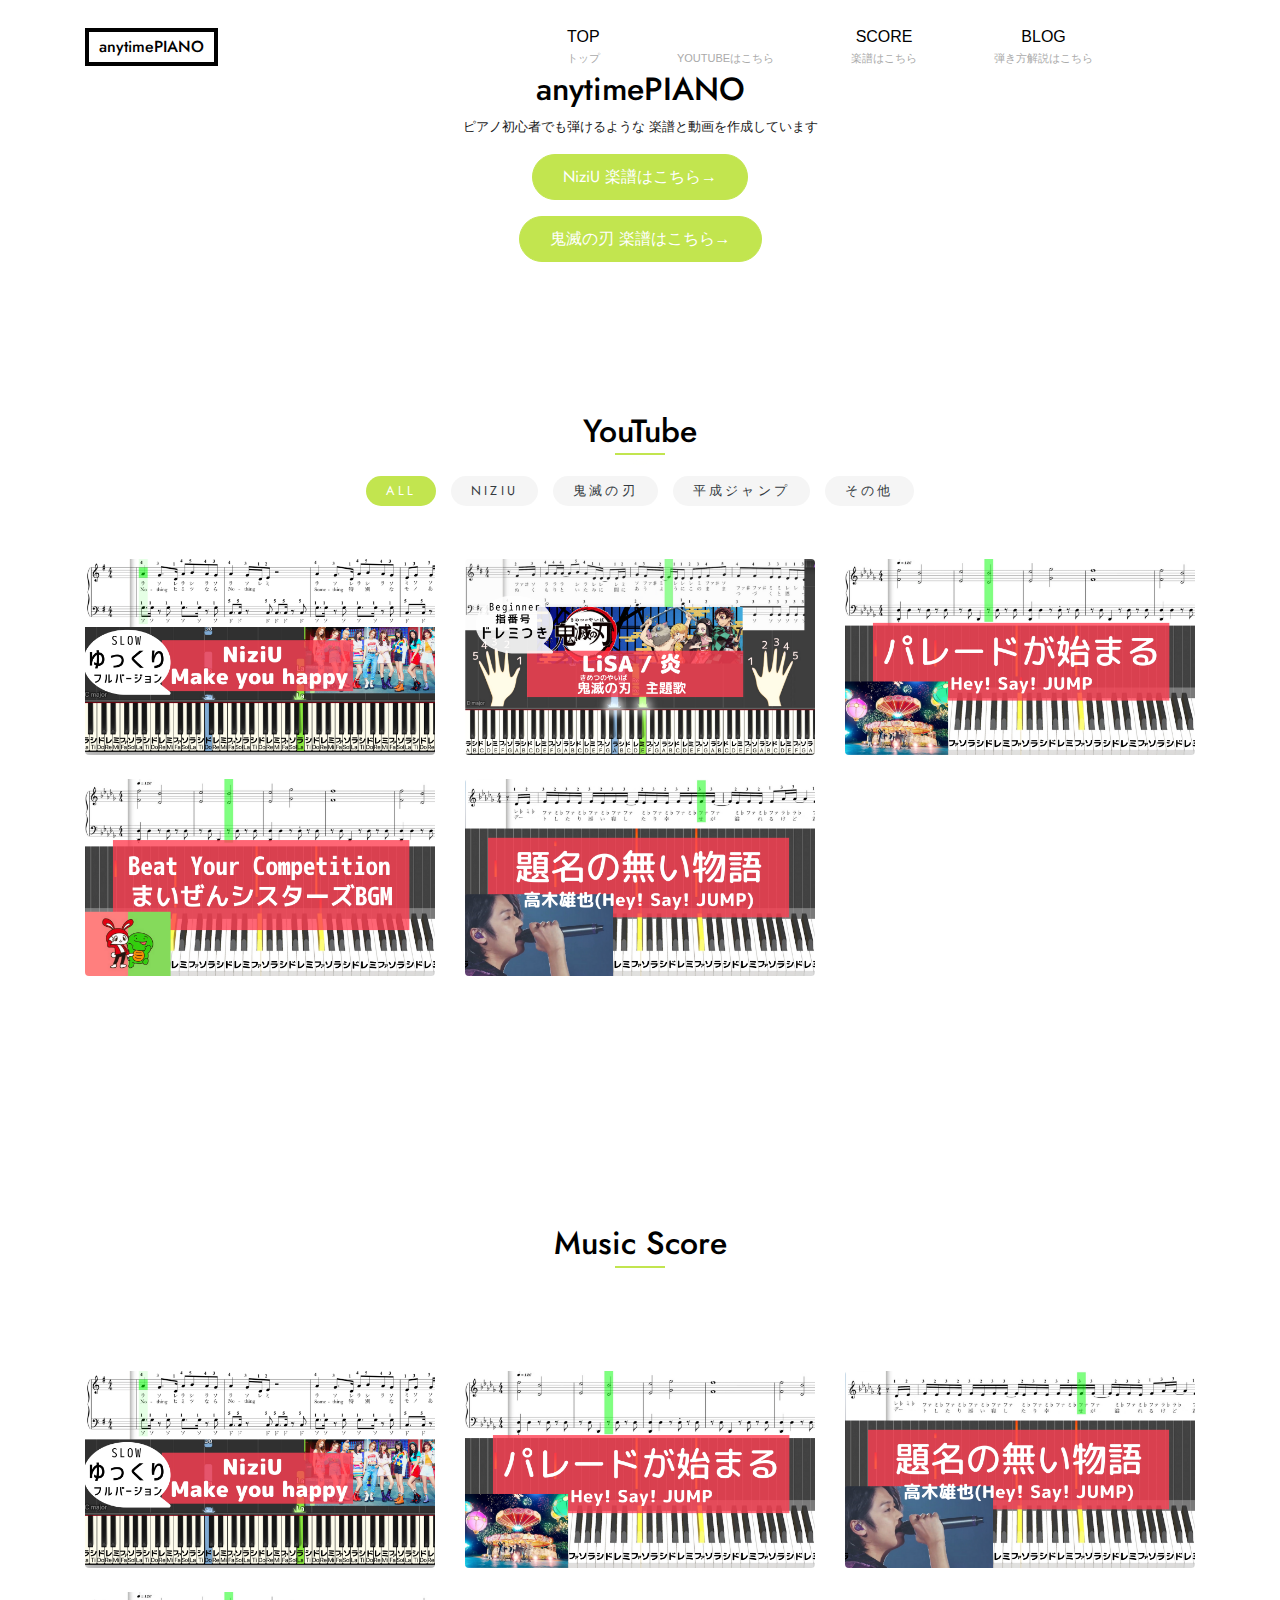
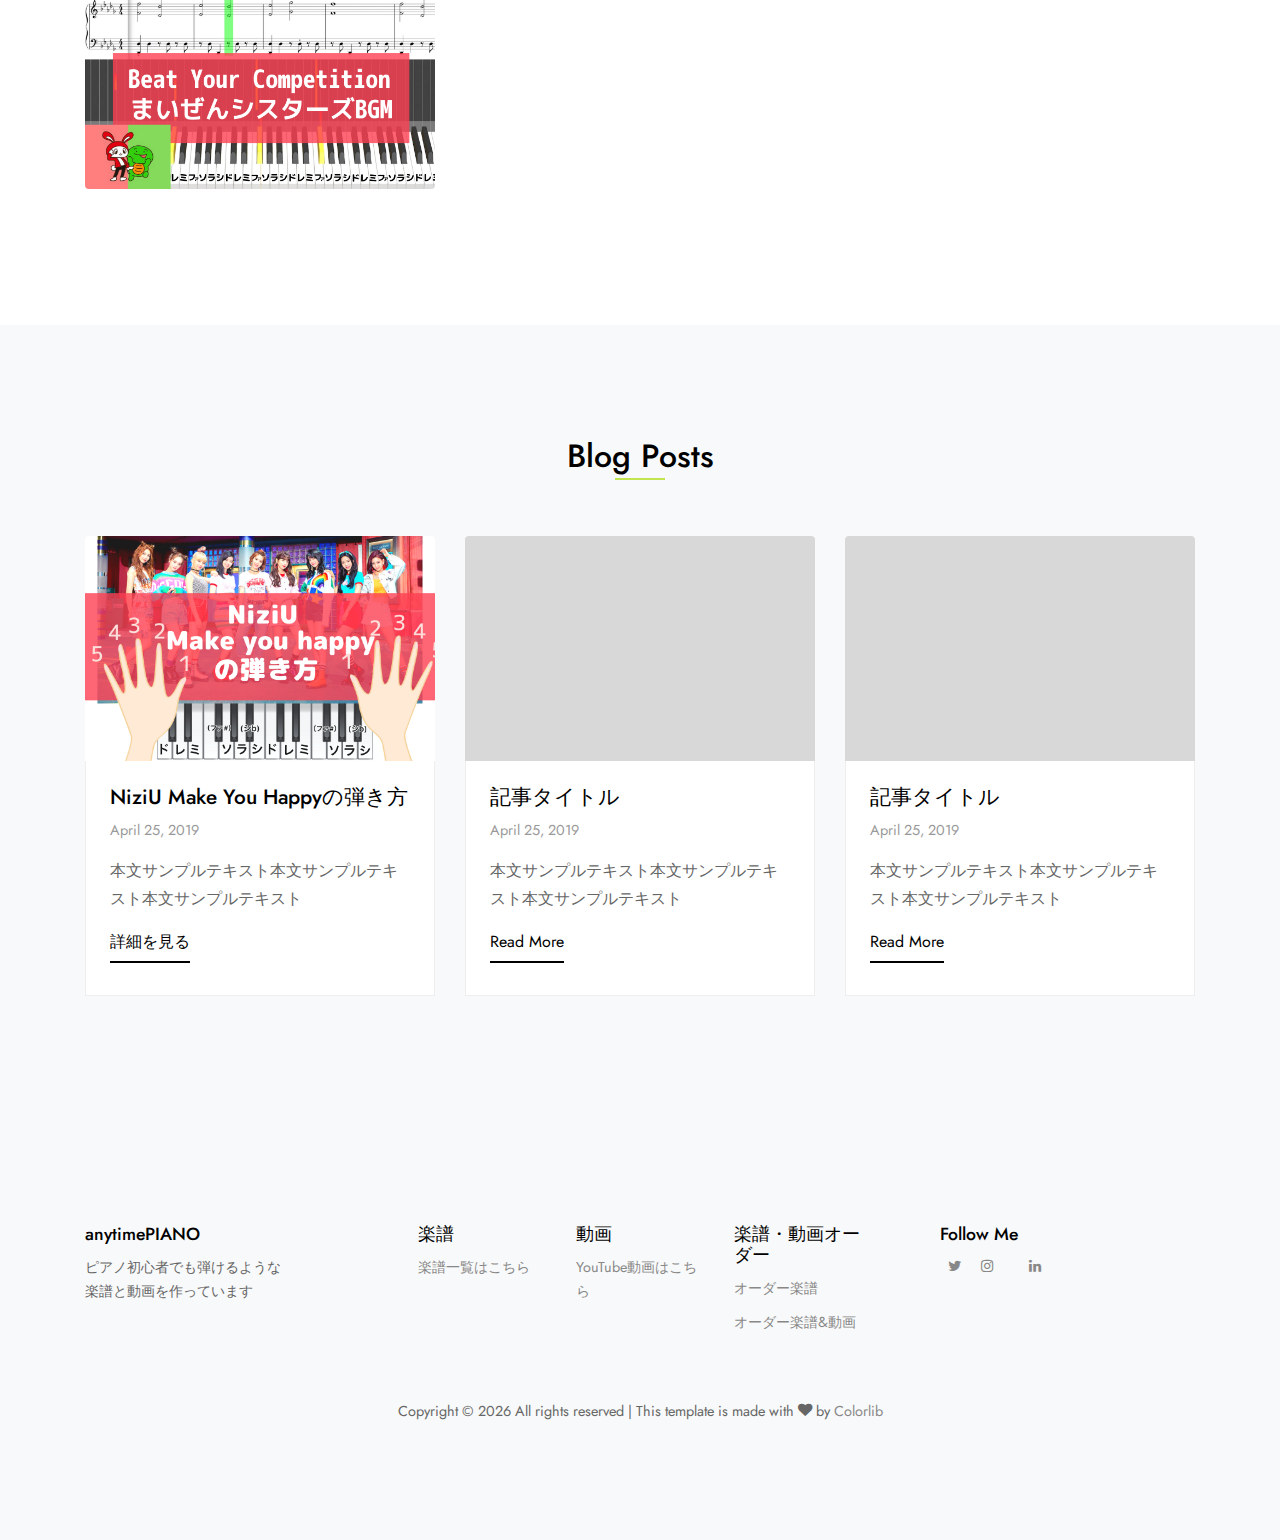
<file: index.html>
<!doctype html>
<html lang="ja">
  <head>
    <!-- Global site tag (gtag.js) - Google Analytics -->
<script async src="https://www.googletagmanager.com/gtag/js?id=UA-179154690-1"></script>
<script>
  window.dataLayer = window.dataLayer || [];
  function gtag(){dataLayer.push(arguments);}
  gtag('js', new Date());

  gtag('config', 'UA-179154690-1');
</script>
    <title>anytimePIANO | Play your favorite songs</title>
    <meta charset="utf-8">
    <meta name="viewport" content="width=device-width, initial-scale=1, shrink-to-fit=no">
    
    <link href="https://fonts.googleapis.com/css2?family=Jost:wght@400;700;900&display=swap" rel="stylesheet">
    <link rel="stylesheet" href="fonts/icomoon/style.css">

    <link rel="stylesheet" href="css/bootstrap/bootstrap.css">
    <link rel="stylesheet" href="css/jquery-ui.css">
    <link rel="stylesheet" href="css/owl.carousel.min.css">
    <link rel="stylesheet" href="css/owl.theme.default.min.css">
    <link rel="stylesheet" href="css/owl.theme.default.min.css">

    <link rel="stylesheet" href="css/jquery.fancybox.min.css">

    <link rel="stylesheet" href="css/bootstrap-datepicker.css">

    <link rel="stylesheet" href="fonts/flaticon/font/flaticon.css">

    <link rel="stylesheet" href="css/aos.css">

    <link rel="stylesheet" href="css/style.css">
    
  </head>
  <body data-spy="scroll" data-target=".site-navbar-target" data-offset="300">
  

  <div id="overlayer"></div>
  <div class="loader">
    <div class="spinner-border text-primary" role="status">
      <span class="sr-only">Loading...</span>
    </div>
  </div>


  <div class="site-wrap">

    <div class="site-mobile-menu site-navbar-target">
      <div class="site-mobile-menu-header">
        <div class="site-mobile-menu-close mt-3">
          <span class="icon-close2 js-menu-toggle"></span>
        </div>
      </div>
      <div class="site-mobile-menu-body"></div>
    </div>
   
    <header class="site-navbar py-4 js-sticky-header site-navbar-target" role="banner">

      <div class="container">
        <div class="row align-items-center justify-content-center">

          <div class="col-4">
            <h1 class="m-0 site-logo"><a href="index.html">anytimePIANO
            </a></h1>
          </div>

          <div class="col-8">
            <nav class="site-navigation position-relative text-right" role="navigation">
              <ul class="site-menu main-menu js-clone-nav mr-auto d-none d-lg-block">
                <li><a href="#home-section" class="nav-link" data-text="トップ">Top</a></li>
                <li><a href="#projects-section" class="nav-link" data-text="YouTubeはこちら">YouTube</a></li>
                <li><a href="#musicscore-section" class="nav-link" data-text="楽譜はこちら">Score</a></li>
                <li><a href="#blog-section" class="nav-link" data-text="弾き方解説はこちら">Blog</a></li>

              </ul>
            </nav>


            <a href="#" class="d-inline-block d-lg-none site-menu-toggle js-menu-toggle float-right"><span class="icon-menu h3"></span></a>

          </div>

        
        </div>
      </div>
      
    </header>


    <!-- <div class="site-blocks-cover overlay bg-light" style="background-image: url('images/youtubethumbnail.jpg'); " id="home-section"> -->
      <div class="site-blocks-cover overlay bg-white" id="home-section">
      <div class="container">
        <div class="row justify-content-center">

          <div class="col-12 text-center align-self-center text-intro">
            <div class="row justify-content-center">
              <div class="col-lg-8 pt-5">
                <h1 class="text-gray" data-aos="fade-up" data-aos-delay="">anytimePIANO</h1>
                <p class="lead text-gray" data-aos="fade-up" data-aos-delay="100">ピアノ初心者でも弾けるような
                  楽譜と動画を作成しています</p>
                <p data-aos="fade-up" data-aos-delay="200"><a href="https://store.piascore.com/scores/73854" class="btn smoothscroll btn-primary">NiziU 楽譜はこちら→</a></p>
                <p data-aos="fade-up" data-aos-delay="200"><a href="https://store.piascore.com/scores/80969" class="btn smoothscroll btn-primary">鬼滅の刃 楽譜はこちら→</a></p>


              </div>
            </div>
          </div>
            
        </div>
      </div>

    </div>  

    <section class="site-section block__62272" id="projects-section">
      

      <div class="container">
        <div class="row mb-3">
          <div class="col-12 position-relative">
            <h2 class="section-title text-center mb-0">YouTube</h2>
          </div>
        </div>

        <div class="row justify-content-center mb-5" data-aos="fade">
          <div class="filters post-filters text-center button-group col-md-7">
            <button class="btn btn-primary active" data-filter="*">All</button>
            <button class="btn btn-primary" data-filter=".web">NiziU</button>
            <button class="btn btn-primary" data-filter=".nezuko">鬼滅の刃</button>
            <button class="btn btn-primary" data-filter=".design">平成ジャンプ</button>
            <button class="btn btn-primary" data-filter=".brand">その他</button>
          </div>
        </div>  
        
        <div id="posts" class="row no-gutter">
          <div class="item post web col-6 col-sm-6 col-md-6 col-lg-4 col-xl-4 mb-4">
            <a href="https://www.youtube.com/watch?v=QCjCHwY8vgA" class="item-wrap fancybox">
              <span class="icon-youtube-play"></span>
              <img class="img-fluid" src="images/makeyouhappy_thumbnail.png">
            </a>
          </div>

          <div class="item post nezuko col-6 col-sm-6 col-md-6 col-lg-4 col-xl-4 mb-4">
            <a href="https://youtu.be/bzvfSIialiE" class="item-wrap fancybox">
              <span class="icon-youtube-play"></span>
              <img class="img-fluid" src="images/homura_thumbnail.png">
            </a>
          </div>

          <div class="item post design col-6 col-sm-6 col-md-6 col-lg-4 col-xl-4 mb-4">
            <a href="single.html" class="item-wrap fancybox">
              <span class="icon-search2"></span>
              <img class="img-fluid" src="images/paradebegin_thumbnail.png">
            </a>
          </div>



          <div class="item post brand col-6 col-sm-6 col-md-6 col-lg-4 col-xl-4 mb-4">
            <a href="images/img_3.jpg" class="item-wrap fancybox">
              <span class="icon-search2"></span>
              <img class="img-fluid" src="images/maizen_thumbnail.png">
            </a>
          </div>

          <div class="item post design col-6 col-sm-6 col-md-6 col-lg-4 col-xl-4 mb-4">

            <a href="images/img_4.jpg" class="item-wrap fancybox">
              <span class="icon-search2"></span>
              <img class="img-fluid" src="images/nonamestory_thumbnail.png">
            </a>

          </div>


        </div>
      </div>

    </section>

   <section class="site-section block__62272" id="musicscore-section">
      

      <div class="container">
        <div class="row mb-3">
          <div class="col-12 position-relative">
            <h2 class="section-title text-center mb-0">Music Score</h2>
          </div>
        </div>

        <div class="row justify-content-center mb-5" data-aos="fade">
          <div class="video-filters filters text-center button-group col-md-7">
            <button class="btn btn-primary active" data-filter="*">All</button>
            <button class="btn btn-primary" data-filter=".easy">NiziU</button>
            <button class="btn btn-primary" data-filter=".beginner">平成ジャンプ</button>
            <button class="btn btn-primary" data-filter=".difficult">その他</button>
          </div>
        </div>  
        
        <div id="videos" class="row no-gutter">
          <div class="item video easy col-6 col-sm-6 col-md-6 col-lg-4 col-xl-4 mb-4">
            <a href="https://www.youtube.com/watch?v=QCjCHwY8vgA" class="item-wrap fancybox">
              <span class="icon-youtube-play"></span>
              <img class="img-fluid" src="images/makeyouhappy_thumbnail.png">
            </a>
          </div>

          <div class="item video beginner col-6 col-sm-6 col-md-6 col-lg-4 col-xl-4 mb-4">
            <a href="single.html" class="item-wrap fancybox">
              <span class="icon-search2"></span>
              <img class="img-fluid" src="images/paradebegin_thumbnail.png">
            </a>
          </div>



          <div class="item video beginner col-6 col-sm-6 col-md-6 col-lg-4 col-xl-4 mb-4">
            <a href="images/img_3.jpg" class="item-wrap fancybox">
              <span class="icon-search2"></span>
              <img class="img-fluid" src="images/nonamestory_thumbnail.png">
            </a>
          </div>

          <div class="item video difficult col-6 col-sm-6 col-md-6 col-lg-4 col-xl-4 mb-4">

            <a href="images/img_4.jpg" class="item-wrap fancybox">
              <span class="icon-search2"></span>
              <img class="img-fluid" src="images/maizen_thumbnail.png">
            </a>

          </div>




        </div>
      </div>

    </section>

    <section class="site-section bg-light" id="blog-section">
      <div class="container">
        <div class="row">
          
          <div class="col-12 mb-5 position-relative">
            <h2 class="section-title text-center mb-2">Blog Posts</h2>
          </div>

          <div class="col-md-6 mb-5 mb-lg-0 col-lg-4">
            <div class="blog_entry">
              <a href="single.html"><img src="images/howtoplaymakeyouhappy.png" alt="Image" class="img-fluid"></a>
              <div class="p-4 bg-white">
                <h3><a href="single.html">NiziU Make You Happyの弾き方</a></h3>
                <span class="date">April 25, 2019</span>
                <p>本文サンプルテキスト本文サンプルテキスト本文サンプルテキスト</p>
                <p class="more"><a href="single.html">詳細を見る
                </a></p>
              </div>
            </div>
          </div>

          <div class="col-md-6 mb-5 mb-lg-0 col-lg-4">
            <div class="blog_entry">
              <a href="single.html"><img src="images/youtubethumbnail.jpg" alt="Image" class="img-fluid"></a>
              <div class="p-4 bg-white">
                <h3><a href="single.html">記事タイトル</a></h3>
                <span class="date">April 25, 2019</span>
                <p>本文サンプルテキスト本文サンプルテキスト本文サンプルテキスト</p>
                <p class="more"><a href="single.html">Read More</a></p>
              </div>
            </div>
          </div>

          <div class="col-md-6 mb-5 mb-lg-0 col-lg-4">
            <div class="blog_entry">
              <a href="single.html"><img src="images/youtubethumbnail.jpg" alt="Image" class="img-fluid"></a>
              <div class="p-4 bg-white">
                <h3><a href="single.html">記事タイトル</a></h3>
                <span class="date">April 25, 2019</span>
                <p>本文サンプルテキスト本文サンプルテキスト本文サンプルテキスト</p>
                <p class="more"><a href="single.html">Read More</a></p>
              </div>
            </div>
          </div>
        </div>
      </div>
    </section>

    <!-- <div class="site-section" id="services-section">
      <div class="container">
        <div class="row ">
          <div class="col-12 mb-5 position-relative">
            <h2 class="section-title text-center mb-2">Playlists</h2>
          </div>
          
          <div class="col-md-6 mb-4" data-aos="fade-up" data-aos-delay="">
            <div class="service d-flex h-100">
              <div class="svg-icon">
                <img src="images/flaticon/svg/002-travel-1.svg" alt="Image" class="img-fluid">
              </div>
              <div class="service-about">
                <h3>All Songs</h3>
                <p>Youtube上のすべての曲のプレイリストです</p>
              </div>
            </div>
          </div>

          <div class="col-md-6 mb-4" data-aos="fade-up" data-aos-delay="">
            <div class="service d-flex h-100">
              <div class="svg-icon">
                <img src="images/flaticon/svg/002-travel-1.svg" alt="Image" class="img-fluid">
              </div>
              <div class="service-about">
                <h3>Tik Tok Songs</h3>
                <p>Tik Tokで流行っている曲のプレイリストです</p>
              </div>
            </div>
          </div>

          <div class="col-md-6 mb-4" data-aos="fade-up" data-aos-delay="100">
            <div class="service d-flex h-100">
              <div class="svg-icon">
                <img src="images/flaticon/svg/001-travel.svg" alt="Image" class="img-fluid">
              </div>
              <div class="service-about">
                <h3>KPop Songs</h3>
                <p>Kpopヒット曲のプレイリストです</p>
              </div>
            </div>
          </div>

          <div class="col-md-6 mb-4" data-aos="fade-up" data-aos-delay="">
            <div class="service d-flex h-100">
              <div class="svg-icon">
                <img src="images/flaticon/svg/003-travel-2.svg" alt="Image" class="img-fluid">
              </div>
              <div class="service-about">
                <h3>JPop Songs</h3>
                <p>J-Pop曲まとめプレイリストです</p>
              </div>
            </div>
          </div>

        </div>
      </div>
    </div> -->


    <!-- <div class="site-section" id="about-section">
      <div class="container">
        <div class="row ">
          <div class="col-12 mb-4 position-relative">
            <h2 class="section-title">About Us</h2>
          </div>
          <div class="col-lg-4">
            <p>Even the all-powerful Pointing has no control about the blind texts it is an almost unorthographic life One day however a small line of blind text by the name of Lorem Ipsum decided to leave for the far World of Grammar.</p>

            <p>The Big Oxmox advised her not to do so, because there were thousands of bad Commas, wild Question Marks and devious Semikoli, but the Little Blind Text didn’t listen.</p>
          </div>
          <div class="col-lg-4">
            <img src="images/youtubethumbnail.jpg" alt="Image" class="img-fluid">
          </div>
          <div class="col-lg-4">
            <p>Even the all-powerful Pointing has no control about the blind texts it is an almost unorthographic life One day however a small line of blind text by the name of Lorem Ipsum decided to leave for the far World of Grammar.</p>

            <p>The Big Oxmox advised her not to do so, because there were thousands of bad Commas, wild Question Marks and devious Semikoli, but the Little Blind Text didn’t listen.</p>
          </div>
          
          
        </div>
      </div>
    </div> -->






    



    <!-- <section class="site-section" id="contact-section">
      <div class="container">
        <div class="row">
          <div class="col-12 mb-5 position-relative">
            <h2 class="section-title text-center mb-5">Contact Form</h2>
          </div>
        </div>
        <div class="row justify-content-between">
          <div class="col-lg-6">
            <form action="#" class="form">
              <div class="row mb-4">
                <div class="form-group col-6">
                  <input type="text" class="form-control" placeholder="First name">
                </div>
                <div class="form-group col-6">
                  <input type="text" class="form-control" placeholder="Full name">
                </div>
              </div>

              <div class="row mb-4">
                <div class="form-group col-12">
                  <input type="email" class="form-control" placeholder="Email address">
                </div>
              </div>

              <div class="row mb-4">
                <div class="form-group col-12">
                  <input type="text" class="form-control" placeholder="Subject of the message">
                </div>
              </div>

              <div class="row mb-4">
                <div class="form-group col-12">
                  <textarea name="" id="" cols="30" rows="10" class="form-control" placeholder="Type your message here.."></textarea>
                </div>
              </div>

              <div class="row">
                <div class="col-md-6">
                  <input type="submit" class="btn btn-primary" value="Send Message">
                </div>
              </div>
              
            </form>
          </div>
          <div class="col-lg-5">
            <h3>London</h3>
            <ul class="list-unstyled mb-5">
              <li class="mb-3">
                <strong class="d-block mb-1">Address</strong>
                <span>203 Fake St. Mountain View, San Francisco, California, USA</span>
              </li>
              <li class="mb-3">
                <strong class="d-block mb-1">Phone</strong>
                <span>+1 232 3235 324</span>
              </li>
              <li class="mb-3">
                <strong class="d-block mb-1">Email</strong>
                <span>youremail@domain.com</span>
              </li>
            </ul>

            <h3>New York</h3>
            <ul class="list-unstyled">
              <li class="mb-3">
                <strong class="d-block mb-1">Address</strong>
                <span>203 Fake St. Mountain View, San Francisco, California, USA</span>
              </li>
              <li class="mb-3">
                <strong class="d-block mb-1">Phone</strong>
                <span>+1 232 3235 324</span>
              </li>
              <li class="mb-3">
                <strong class="d-block mb-1">Email</strong>
                <span>youremail@domain.com</span>
              </li>
            </ul>
          </div>
        </div>
      </div>
    </section> -->

    <footer class="site-section bg-light footer">
      <div class="container">
        <div class="row mb-5">
          <div class="col-md-3">
            <h3 class="footer-title">anytimePIANO</h3>
            <p><span class="d-inline-block d-md-block">ピアノ初心者でも弾けるような</span>楽譜と動画を作っています</p>
          </div>
          <div class="col-md-5 mx-auto">
            <div class="row">
              <div class="col-lg-4">
                <h3 class="footer-title">楽譜</h3>
                <ul class="list-unstyled">
                  <li><a href="https://anytimepiano.jp/#musicscore-section">楽譜一覧はこちら</a></li>
                </ul>
              </div>
             <div class="col-lg-4">
                <h3 class="footer-title">動画</h3>
                <ul class="list-unstyled">
                  <li><a href="https://anytimepiano.jp/#projects-section">YouTube動画はこちら</a></li>
                </ul>
              </div>
              <div class="col-lg-4">
                <h3 class="footer-title">楽譜・動画オーダー</h3>
                <ul class="list-unstyled">
                  <li><a href="https://coconala.com/services/1314006?ref=profile_top_service">オーダー楽譜</a></li>
                  <li><a href="https://coconala.com/services/1277473?ref=profile_top_service">オーダー楽譜&動画</a></li>
                </ul>
              </div>
            </div>
          </div>
          <div class="col-md-3">
            <h3 class="footer-title">Follow Me</h3>
            <a href="#" class="social-circle m-2"><span class="icon-twitter"></span></a>
            <a href="https://www.instagram.com/anytimepiano/" class="social-circle m-2"><span class="icon-instagram"></span></a>
            <a href="#" class="social-circle m-2"><span class="icon-tiktok"></span></a>
            <a href="#" class="social-circle m-2"><span class="icon-linkedin"></span></a>
          </div>
        </div>

        <div class="row">
          <div class="col-12 text-center">
            <p>
                <!-- Link back to Colorlib can't be removed. Template is licensed under CC BY 3.0. -->
                Copyright &copy;
                <script>
                  document.write(new Date().getFullYear());
                </script> All rights reserved | This template is made with <i class="icon-heart"
                  aria-hidden="true"></i> by <a href="https://colorlib.com" target="_blank">Colorlib</a>
                <!-- Link back to Colorlib can't be removed. Template is licensed under CC BY 3.0. -->
              </p>  
          </div>
        </div>
      </div>
    </footer>

  </div> <!-- .site-wrap -->

  <script src="js/jquery-3.3.1.min.js"></script>
  <script src="js/jquery-ui.js"></script>
  <script src="js/popper.min.js"></script>
  <script src="js/bootstrap.min.js"></script>
  <script src="js/owl.carousel.min.js"></script>
  <script src="js/jquery.easing.1.3.js"></script>
  <script src="js/aos.js"></script>
  <script src="js/jquery.fancybox.min.js"></script>
  <script src="js/jquery.sticky.js"></script>
  <script src="js/isotope.pkgd.min.js"></script>

  
  <script src="js/main.js"></script>
<!-- Channel Plugin Scripts -->
<script>
  (function() {
    var w = window;
    if (w.ChannelIO) {
      return (window.console.error || window.console.log || function(){})('ChannelIO script included twice.');
    }
    var ch = function() {
      ch.c(arguments);
    };
    ch.q = [];
    ch.c = function(args) {
      ch.q.push(args);
    };
    w.ChannelIO = ch;
    function l() {
      if (w.ChannelIOInitialized) {
        return;
      }
      w.ChannelIOInitialized = true;
      var s = document.createElement('script');
      s.type = 'text/javascript';
      s.async = true;
      s.src = 'https://cdn.channel.io/plugin/ch-plugin-web.js';
      s.charset = 'UTF-8';
      var x = document.getElementsByTagName('script')[0];
      x.parentNode.insertBefore(s, x);
    }
    if (document.readyState === 'complete') {
      l();
    } else if (window.attachEvent) {
      window.attachEvent('onload', l);
    } else {
      window.addEventListener('DOMContentLoaded', l, false);
      window.addEventListener('load', l, false);
    }
  })();
  ChannelIO('boot', {
    "pluginKey": "136e14fe-7f81-42cf-8ba9-1c1c5dac9c1d"
  });
</script>
<!-- End Channel Plugin -->
  </body>
</html>
</file>
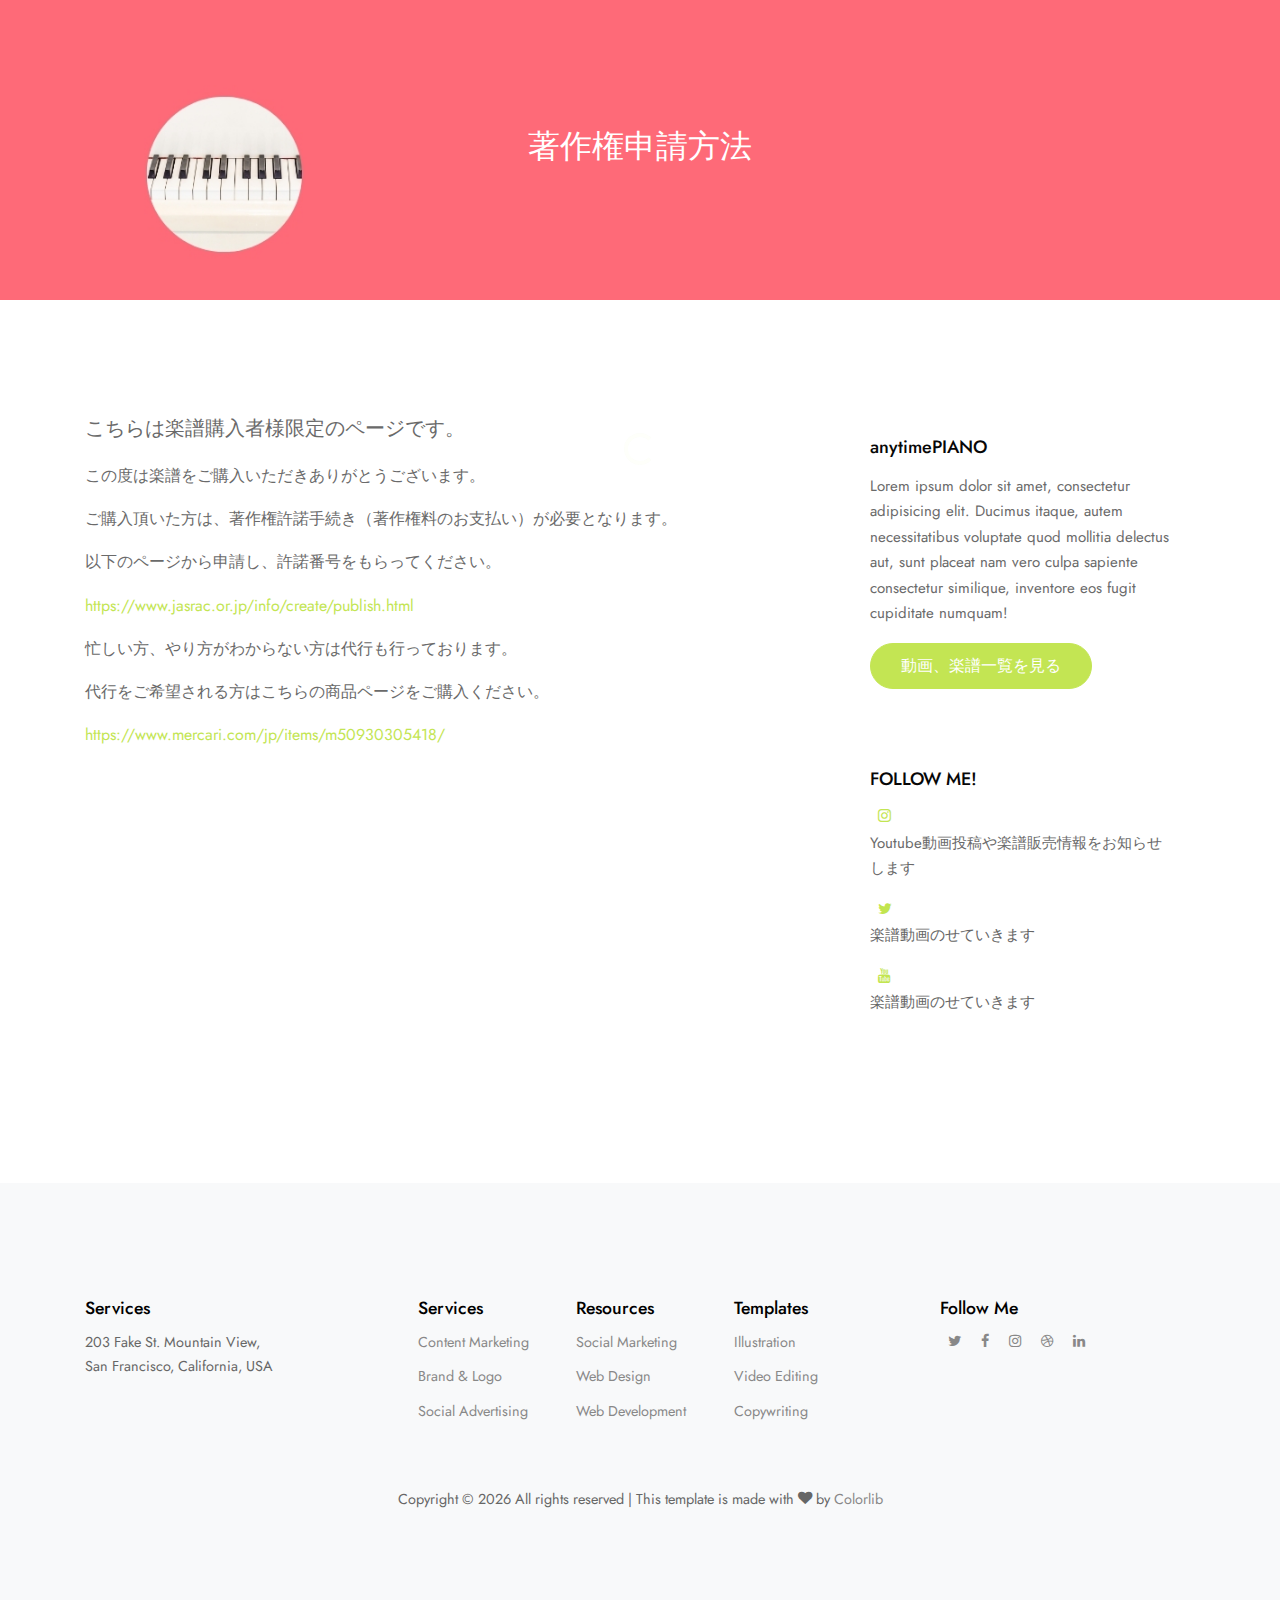
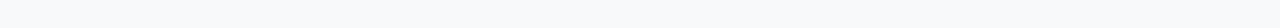
<file: blog-copyright.html>
<!doctype html>
<html lang="ja">
  <head>
    <!-- Global site tag (gtag.js) - Google Analytics -->
<script async src="https://www.googletagmanager.com/gtag/js?id=UA-179154690-1"></script>
<script>
  window.dataLayer = window.dataLayer || [];
  function gtag(){dataLayer.push(arguments);}
  gtag('js', new Date());

  gtag('config', 'UA-179154690-1');
</script>
    <title>anytimePIANO | Play your favorite songs</title>
    <meta charset="utf-8">
    <meta name="viewport" content="width=device-width, initial-scale=1, shrink-to-fit=no">
    
    <link href="https://fonts.googleapis.com/css2?family=Jost:wght@400;700;900&display=swap" rel="stylesheet">
    <link rel="stylesheet" href="fonts/icomoon/style.css">

    <link rel="stylesheet" href="css/bootstrap/bootstrap.css">
    <link rel="stylesheet" href="css/jquery-ui.css">
    <link rel="stylesheet" href="css/owl.carousel.min.css">
    <link rel="stylesheet" href="css/owl.theme.default.min.css">
    <link rel="stylesheet" href="css/owl.theme.default.min.css">

    <link rel="stylesheet" href="css/jquery.fancybox.min.css">

    <link rel="stylesheet" href="css/bootstrap-datepicker.css">

    <link rel="stylesheet" href="fonts/flaticon/font/flaticon.css">

    <link rel="stylesheet" href="css/aos.css">

    <link rel="stylesheet" href="css/style.css">
    
  </head>
  <body data-spy="scroll" data-target=".site-navbar-target" data-offset="300">
  

  <div id="overlayer"></div>
  <div class="loader">
    <div class="spinner-border text-primary" role="status">
      <span class="sr-only">Loading...</span>
    </div>
  </div>


  <div class="site-wrap">




    <div class="site-blocks-cover overlay bg-light" style="background-image: url('images/blog_1.jpg'); " id="home-section">

      <div class="container">
        <div class="row justify-content-center">

          <div class="col-12 text-center align-self-center text-intro">
            <div class="row justify-content-center">
              <div class="col-lg-8">
                <!-- <p class="lead text-white">Sep 21, 2020</p> -->
                <h1 class="text-white">著作権申請方法</h1>
              </div>
            </div>
          </div>
            
        </div>
      </div>

    </div>  

    

    <div class="site-section first-section">
      <div class="container">
        <div class="row">
          <div class="col-md-8 blog-content">
            <p class="lead">こちらは楽譜購入者様限定のページです。</p>
            <p>この度は楽譜をご購入いただきありがとうございます。</p>
            
            
              <!-- <p><img src="images/niziunote.jpg" alt="Image" class="img-fluid"></p> -->


            <p>ご購入頂いた方は、著作権許諾手続き（著作権料のお支払い）が必要となります。</p>
            <p>以下のページから申請し、許諾番号をもらってください。</p>
            <p><a href="https://www.jasrac.or.jp/info/create/publish.html">https://www.jasrac.or.jp/info/create/publish.html</a></p>


            <p>忙しい方、やり方がわからない方は代行も行っております。</p>

            <p>代行をご希望される方はこちらの商品ページをご購入ください。</p>
            <p><a href="https://www.mercari.com/jp/items/m50930305418/">https://www.mercari.com/jp/items/m50930305418/</a></p>



          </div>
          <div class="col-md-4 sidebar">


            <div class="sidebar-box mt-5 mt-lg-0">
              <!-- <img src="images/niziunote.jpg" alt="Image placeholder" class="img-fluid mb-4"> -->
              <h3 class="">anytimePIANO</h3>
              <p>Lorem ipsum dolor sit amet, consectetur adipisicing elit. Ducimus itaque, autem necessitatibus voluptate quod mollitia delectus aut, sunt placeat nam vero culpa sapiente consectetur similique, inventore eos fugit cupiditate numquam!</p>
              <p><a href="index.html" class="btn btn-primary text-white">動画、楽譜一覧を見る</a></p>
            </div>

            <div class="sidebar-box">
              <h3 class="text-uppercase">Follow me!</h3>
              <a href="#" class="social-circle m-2"><span class="icon-instagram fa-lg"></span></a>
              <p>Youtube動画投稿や楽譜販売情報をお知らせします</p>
              <a href="#" class="social-circle m-2"><span class="icon-twitter fa-lg"></span></a>
              <p>楽譜動画のせていきます</p>
              <a href="#" class="social-circle m-2"><span class="icon-youtube fa-lg"></span></a>
              <p>楽譜動画のせていきます</p>
            </div>
          </div>
        </div>
      </div>
    </div>

    <footer class="site-section bg-light footer">
      <div class="container">
        <div class="row mb-5">
          <div class="col-md-3">
            <h3 class="footer-title">Services</h3>
            <p><span class="d-inline-block d-md-block">203 Fake St. Mountain View,</span> San Francisco, California, USA</p>
          </div>
          <div class="col-md-5 mx-auto">
            <div class="row">
              <div class="col-lg-4">
                <h3 class="footer-title">Services</h3>
                <ul class="list-unstyled">
                  <li><a href="#">Content Marketing</a></li>
                  <li><a href="#">Brand & Logo</a></li>
                  <li><a href="#">Social Advertising</a></li>
                </ul>
              </div>
              <div class="col-lg-4">
                <h3 class="footer-title">Resources</h3>
                <ul class="list-unstyled">
                  <li><a href="#">Social Marketing</a></li>
                  <li><a href="#">Web Design</a></li>
                  <li><a href="#">Web Development</a></li>
                </ul>
              </div>
              <div class="col-lg-4">
                <h3 class="footer-title">Templates</h3>
                <ul class="list-unstyled">
                  <li><a href="#">Illustration</a></li>
                  <li><a href="#">Video Editing</a></li>
                  <li><a href="#">Copywriting</a></li>
                </ul>
              </div>
            </div>
          </div>
          <div class="col-md-3">
            <h3 class="footer-title">Follow Me</h3>
            <a href="#" class="social-circle m-2"><span class="icon-twitter"></span></a>
            <a href="#" class="social-circle m-2"><span class="icon-facebook"></span></a>
            <a href="#" class="social-circle m-2"><span class="icon-instagram"></span></a>
            <a href="#" class="social-circle m-2"><span class="icon-dribbble"></span></a>
            <a href="#" class="social-circle m-2"><span class="icon-linkedin"></span></a>
          </div>
        </div>

        <div class="row">
          <div class="col-12 text-center">
            <p>
                <!-- Link back to Colorlib can't be removed. Template is licensed under CC BY 3.0. -->
                Copyright &copy;
                <script>
                  document.write(new Date().getFullYear());
                </script> All rights reserved | This template is made with <i class="icon-heart"
                  aria-hidden="true"></i> by <a href="https://colorlib.com" target="_blank">Colorlib</a>
                <!-- Link back to Colorlib can't be removed. Template is licensed under CC BY 3.0. -->
              </p>  
          </div>
        </div>
      </div>
    </footer>

  </div> <!-- .site-wrap -->

  <script src="js/jquery-3.3.1.min.js"></script>
  <script src="js/jquery-ui.js"></script>
  <script src="js/popper.min.js"></script>
  <script src="js/bootstrap.min.js"></script>
  <script src="js/owl.carousel.min.js"></script>
  <script src="js/jquery.easing.1.3.js"></script>
  <script src="js/aos.js"></script>
  <script src="js/jquery.fancybox.min.js"></script>
  <script src="js/jquery.sticky.js"></script>
  <script src="js/isotope.pkgd.min.js"></script>

  
  <script src="js/main.js"></script>
  </body>
</html>
</file>
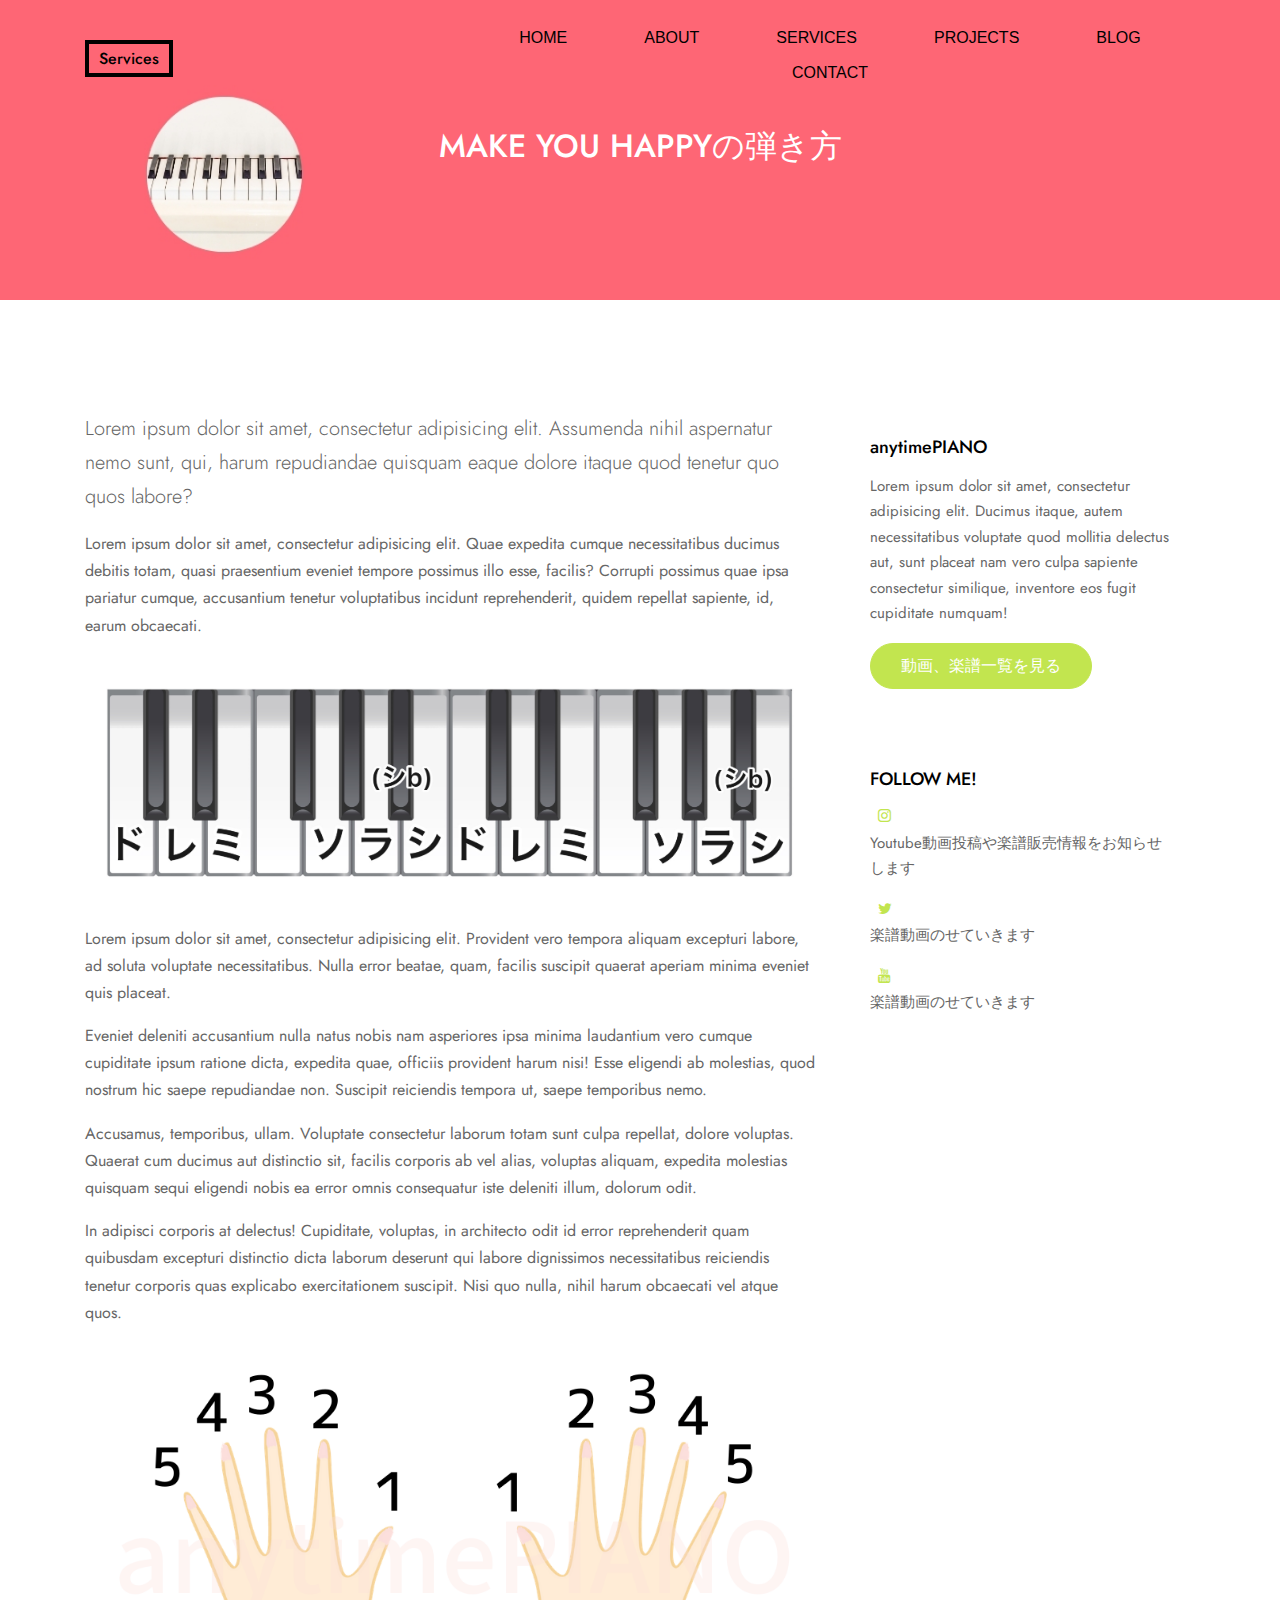
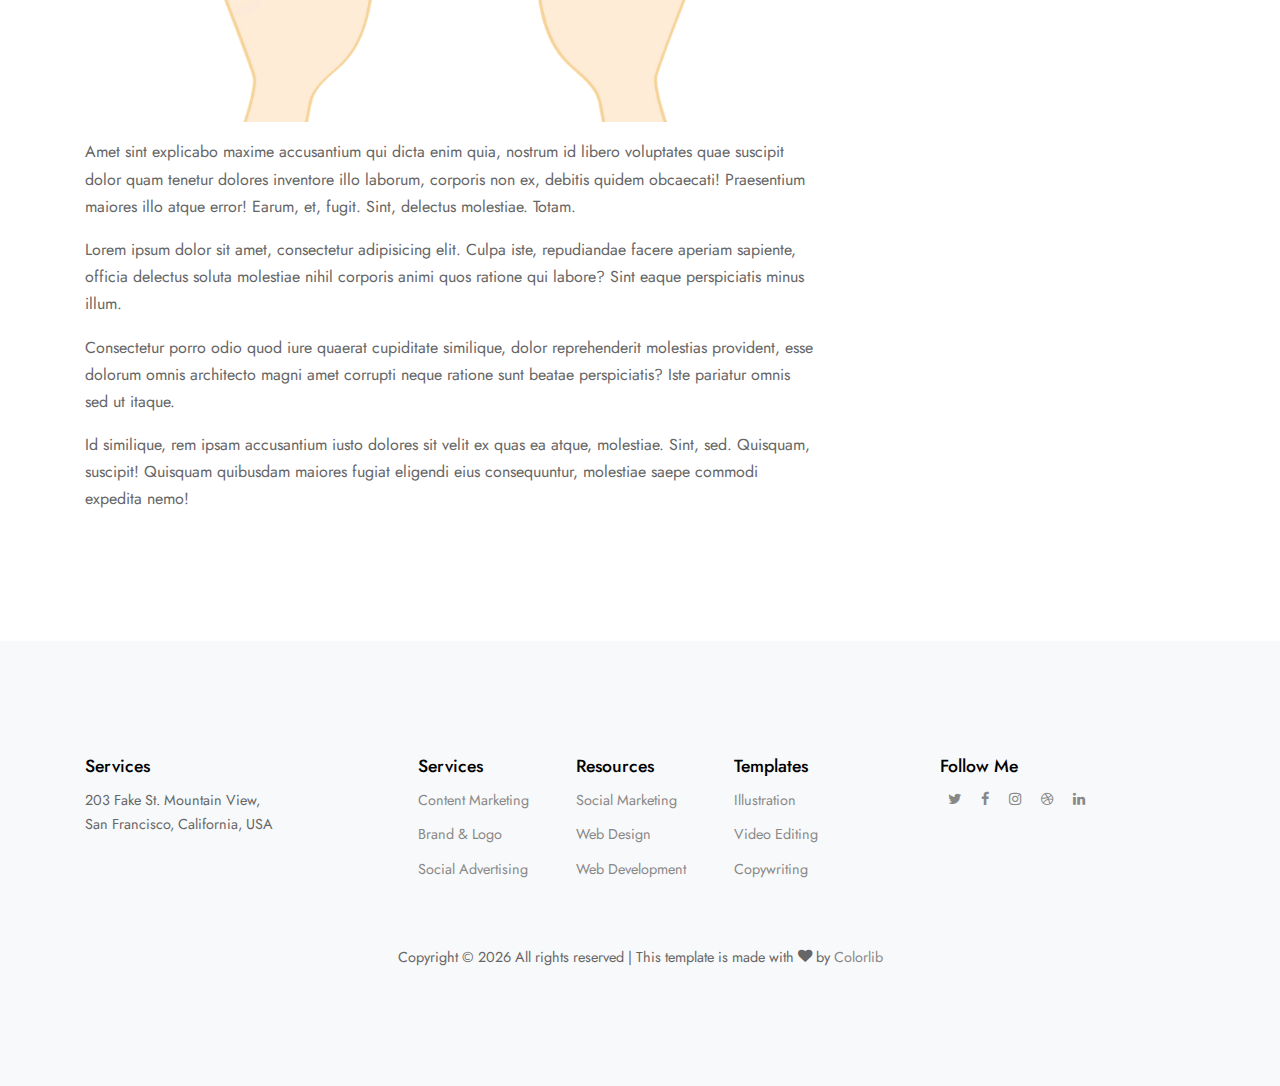
<file: single.html>
<!doctype html>
<html lang="en">
  <head>
    <title>Services Free Template by Colorlib</title>
    <meta charset="utf-8">
    <meta name="viewport" content="width=device-width, initial-scale=1, shrink-to-fit=no">
    
    <link href="https://fonts.googleapis.com/css2?family=Jost:wght@400;700;900&display=swap" rel="stylesheet">
    <link rel="stylesheet" href="fonts/icomoon/style.css">

    <link rel="stylesheet" href="css/bootstrap/bootstrap.css">
    <link rel="stylesheet" href="css/jquery-ui.css">
    <link rel="stylesheet" href="css/owl.carousel.min.css">
    <link rel="stylesheet" href="css/owl.theme.default.min.css">
    <link rel="stylesheet" href="css/owl.theme.default.min.css">

    <link rel="stylesheet" href="css/jquery.fancybox.min.css">

    <link rel="stylesheet" href="css/bootstrap-datepicker.css">

    <link rel="stylesheet" href="fonts/flaticon/font/flaticon.css">

    <link rel="stylesheet" href="css/aos.css">

    <link rel="stylesheet" href="css/style.css">
    
  </head>
  <body data-spy="scroll" data-target=".site-navbar-target" data-offset="300">
  

  <div id="overlayer"></div>
  <div class="loader">
    <div class="spinner-border text-primary" role="status">
      <span class="sr-only">Loading...</span>
    </div>
  </div>


  <div class="site-wrap">

    <div class="site-mobile-menu site-navbar-target">
      <div class="site-mobile-menu-header">
        <div class="site-mobile-menu-close mt-3">
          <span class="icon-close2 js-menu-toggle"></span>
        </div>
      </div>
      <div class="site-mobile-menu-body"></div>
    </div>
   
    <header class="site-navbar py-4 js-sticky-header site-navbar-target" role="banner">

      <div class="container">
        <div class="row align-items-center justify-content-center">

          <div class="col-4">
            <h1 class="m-0 site-logo"><a href="index.html">Services</a></h1>
          </div>

          <div class="col-8">
            <nav class="site-navigation position-relative text-right" role="navigation">
              <ul class="site-menu main-menu js-clone-nav mr-auto d-none d-lg-block">
                <li><a href="index.html#home-section" class="nav-link">Home</a></li>
                <li><a href="index.html#about-section" class="nav-link">About</a></li>
                <li><a href="index.html#services-section" class="nav-link">Services</a></li>
                <li><a href="index.html#projects-section" class="nav-link">Projects</a></li>
                <li><a href="index.html#blog-section" class="nav-link">Blog</a></li>
                <li><a href="index.html#contact-section" class="nav-link">Contact</a></li>
              </ul>
            </nav>


            <a href="#" class="d-inline-block d-lg-none site-menu-toggle js-menu-toggle float-right"><span class="icon-menu h3"></span></a>

          </div>

        
        </div>
      </div>
      
    </header>


    <div class="site-blocks-cover overlay bg-light" style="background-image: url('images/blog_1.jpg'); " id="home-section">

      <div class="container">
        <div class="row justify-content-center">

          <div class="col-12 text-center align-self-center text-intro">
            <div class="row justify-content-center">
              <div class="col-lg-8">
                <!-- <p class="lead text-white">Sep 21, 2020</p> -->
                <h1 class="text-white">MAKE YOU HAPPYの弾き方</h1>
              </div>
            </div>
          </div>
            
        </div>
      </div>

    </div>  

    

    <div class="site-section first-section">
      <div class="container">
        <div class="row">
          <div class="col-md-8 blog-content">
            <p class="lead">Lorem ipsum dolor sit amet, consectetur adipisicing elit. Assumenda nihil aspernatur nemo sunt, qui, harum repudiandae quisquam eaque dolore itaque quod tenetur quo quos labore?</p>
            <p>Lorem ipsum dolor sit amet, consectetur adipisicing elit. 
              Quae expedita cumque necessitatibus ducimus debitis totam, quasi praesentium eveniet tempore possimus illo esse, facilis? Corrupti possimus quae ipsa pariatur cumque, accusantium tenetur voluptatibus incidunt reprehenderit, quidem repellat sapiente, id, earum obcaecati.</p>
            
            
              <p><img src="images/niziunote.jpg" alt="Image" class="img-fluid"></p>

            <blockquote><p>Lorem ipsum dolor sit amet, consectetur adipisicing elit. Provident vero tempora aliquam excepturi labore, ad soluta voluptate necessitatibus. Nulla error beatae, quam, facilis suscipit quaerat aperiam minima eveniet quis placeat.</p></blockquote>

            <p>Eveniet deleniti accusantium nulla natus nobis nam asperiores ipsa minima laudantium vero cumque cupiditate ipsum ratione dicta, expedita quae, officiis provident harum nisi! Esse eligendi ab molestias, quod nostrum hic saepe repudiandae non. Suscipit reiciendis tempora ut, saepe temporibus nemo.</p>
            <p>Accusamus, temporibus, ullam. Voluptate consectetur laborum totam sunt culpa repellat, dolore voluptas. Quaerat cum ducimus aut distinctio sit, facilis corporis ab vel alias, voluptas aliquam, expedita molestias quisquam sequi eligendi nobis ea error omnis consequatur iste deleniti illum, dolorum odit.</p>
            <p>In adipisci corporis at delectus! Cupiditate, voluptas, in architecto odit id error reprehenderit quam quibusdam excepturi distinctio dicta laborum deserunt qui labore dignissimos necessitatibus reiciendis tenetur corporis quas explicabo exercitationem suscipit. Nisi quo nulla, nihil harum obcaecati vel atque quos.</p>
            <p><img src="images/handnumber.png" alt="Image" class="img-fluid"></p>
            <p>Amet sint explicabo maxime accusantium qui dicta enim quia, nostrum id libero voluptates quae suscipit dolor quam tenetur dolores inventore illo laborum, corporis non ex, debitis quidem obcaecati! Praesentium maiores illo atque error! Earum, et, fugit. Sint, delectus molestiae. Totam.</p>

            <p>Lorem ipsum dolor sit amet, consectetur adipisicing elit. Culpa iste, repudiandae facere aperiam sapiente, officia delectus soluta molestiae nihil corporis animi quos ratione qui labore? Sint eaque perspiciatis minus illum.</p>
            <p>Consectetur porro odio quod iure quaerat cupiditate similique, dolor reprehenderit molestias provident, esse dolorum omnis architecto magni amet corrupti neque ratione sunt beatae perspiciatis? Iste pariatur omnis sed ut itaque.</p>
            <p>Id similique, rem ipsam accusantium iusto dolores sit velit ex quas ea atque, molestiae. Sint, sed. Quisquam, suscipit! Quisquam quibusdam maiores fugiat eligendi eius consequuntur, molestiae saepe commodi expedita nemo!</p>





          </div>
          <div class="col-md-4 sidebar">


            <div class="sidebar-box mt-5 mt-lg-0">
              <!-- <img src="images/niziunote.jpg" alt="Image placeholder" class="img-fluid mb-4"> -->
              <h3 class="">anytimePIANO</h3>
              <p>Lorem ipsum dolor sit amet, consectetur adipisicing elit. Ducimus itaque, autem necessitatibus voluptate quod mollitia delectus aut, sunt placeat nam vero culpa sapiente consectetur similique, inventore eos fugit cupiditate numquam!</p>
              <p><a href="index.html" class="btn btn-primary text-white">動画、楽譜一覧を見る</a></p>
            </div>

            <div class="sidebar-box">
              <h3 class="text-uppercase">Follow me!</h3>
              <a href="#" class="social-circle m-2"><span class="icon-instagram fa-lg"></span></a>
              <p>Youtube動画投稿や楽譜販売情報をお知らせします</p>
              <a href="#" class="social-circle m-2"><span class="icon-twitter fa-lg"></span></a>
              <p>楽譜動画のせていきます</p>
              <a href="#" class="social-circle m-2"><span class="icon-youtube fa-lg"></span></a>
              <p>楽譜動画のせていきます</p>
            </div>
          </div>
        </div>
      </div>
    </div>

    <footer class="site-section bg-light footer">
      <div class="container">
        <div class="row mb-5">
          <div class="col-md-3">
            <h3 class="footer-title">Services</h3>
            <p><span class="d-inline-block d-md-block">203 Fake St. Mountain View,</span> San Francisco, California, USA</p>
          </div>
          <div class="col-md-5 mx-auto">
            <div class="row">
              <div class="col-lg-4">
                <h3 class="footer-title">Services</h3>
                <ul class="list-unstyled">
                  <li><a href="#">Content Marketing</a></li>
                  <li><a href="#">Brand & Logo</a></li>
                  <li><a href="#">Social Advertising</a></li>
                </ul>
              </div>
              <div class="col-lg-4">
                <h3 class="footer-title">Resources</h3>
                <ul class="list-unstyled">
                  <li><a href="#">Social Marketing</a></li>
                  <li><a href="#">Web Design</a></li>
                  <li><a href="#">Web Development</a></li>
                </ul>
              </div>
              <div class="col-lg-4">
                <h3 class="footer-title">Templates</h3>
                <ul class="list-unstyled">
                  <li><a href="#">Illustration</a></li>
                  <li><a href="#">Video Editing</a></li>
                  <li><a href="#">Copywriting</a></li>
                </ul>
              </div>
            </div>
          </div>
          <div class="col-md-3">
            <h3 class="footer-title">Follow Me</h3>
            <a href="#" class="social-circle m-2"><span class="icon-twitter"></span></a>
            <a href="#" class="social-circle m-2"><span class="icon-facebook"></span></a>
            <a href="#" class="social-circle m-2"><span class="icon-instagram"></span></a>
            <a href="#" class="social-circle m-2"><span class="icon-dribbble"></span></a>
            <a href="#" class="social-circle m-2"><span class="icon-linkedin"></span></a>
          </div>
        </div>

        <div class="row">
          <div class="col-12 text-center">
            <p>
                <!-- Link back to Colorlib can't be removed. Template is licensed under CC BY 3.0. -->
                Copyright &copy;
                <script>
                  document.write(new Date().getFullYear());
                </script> All rights reserved | This template is made with <i class="icon-heart"
                  aria-hidden="true"></i> by <a href="https://colorlib.com" target="_blank">Colorlib</a>
                <!-- Link back to Colorlib can't be removed. Template is licensed under CC BY 3.0. -->
              </p>  
          </div>
        </div>
      </div>
    </footer>

  </div> <!-- .site-wrap -->

  <script src="js/jquery-3.3.1.min.js"></script>
  <script src="js/jquery-ui.js"></script>
  <script src="js/popper.min.js"></script>
  <script src="js/bootstrap.min.js"></script>
  <script src="js/owl.carousel.min.js"></script>
  <script src="js/jquery.easing.1.3.js"></script>
  <script src="js/aos.js"></script>
  <script src="js/jquery.fancybox.min.js"></script>
  <script src="js/jquery.sticky.js"></script>
  <script src="js/isotope.pkgd.min.js"></script>

  
  <script src="js/main.js"></script>
  </body>
</html>
</file>
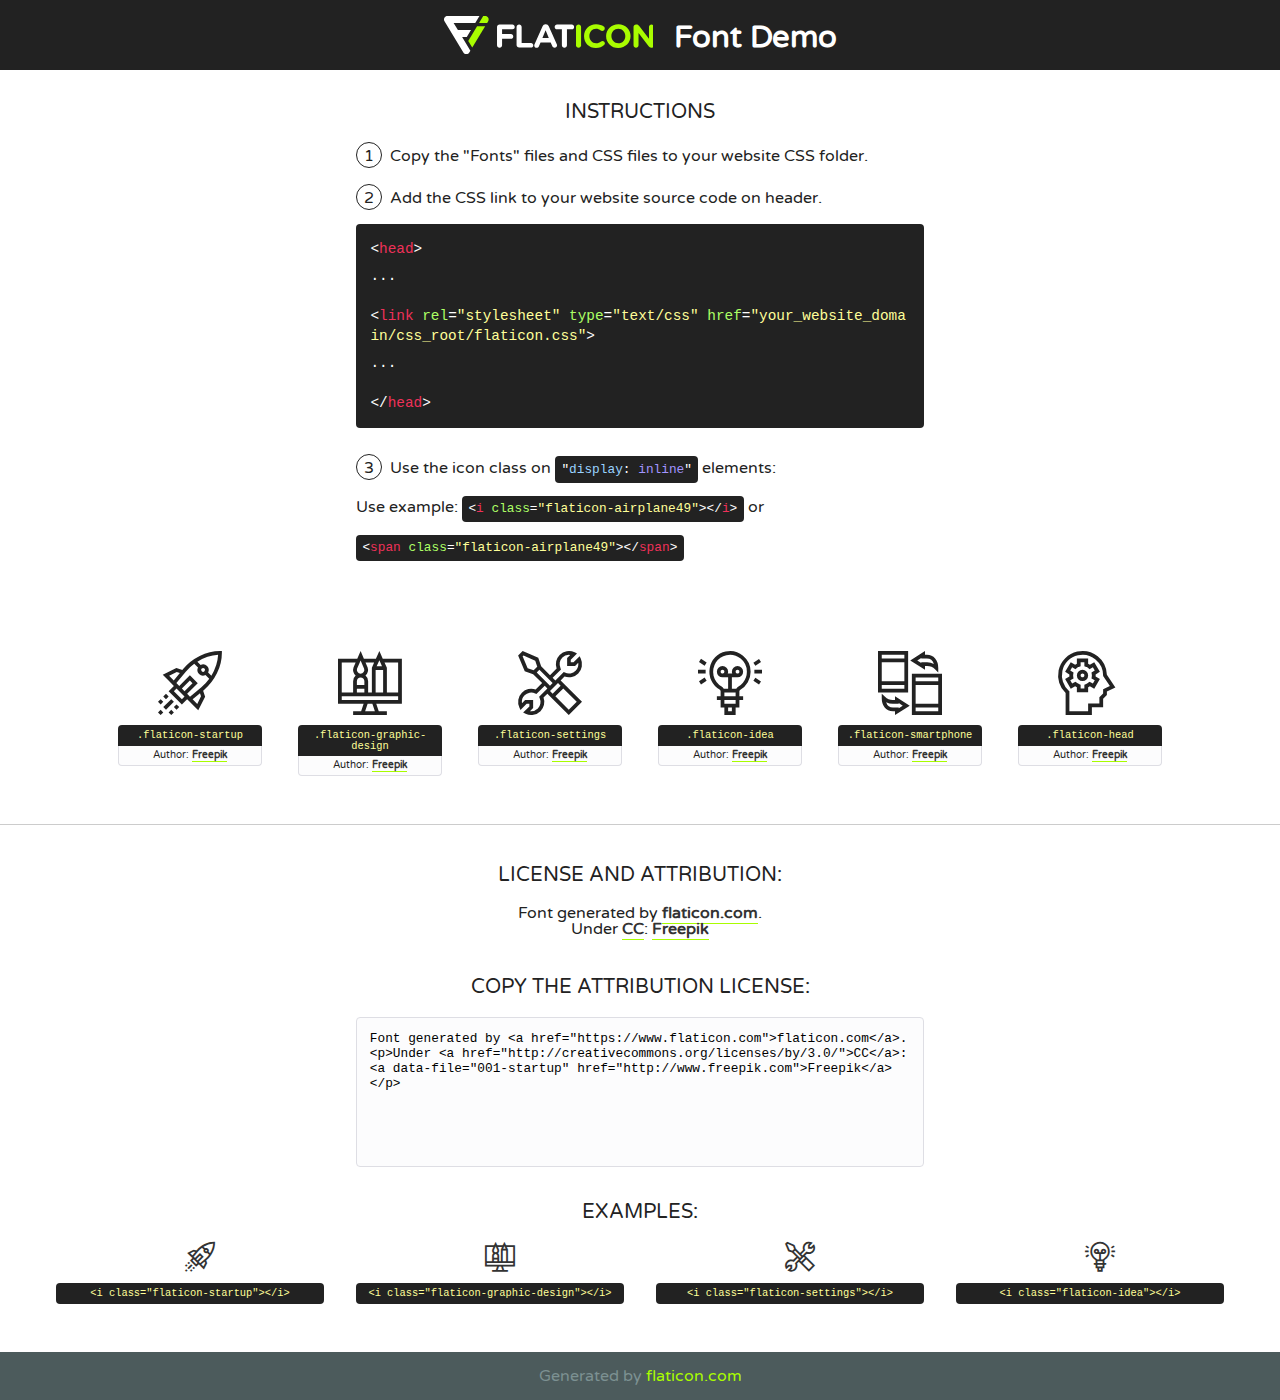
<file: fonts/flaticon/font/flaticon.html>
<!DOCTYPE html>
<!--
  Flaticon icon font: Flaticon
  Creation date: 03/04/2019 06:02
-->
<html>
<!DOCTYPE html>
<html>

<head>
    <title>Flaticon WebFont</title>
    <link href="http://fonts.googleapis.com/css?family=Varela+Round" rel="stylesheet" type="text/css" />
    <link rel="stylesheet" type="text/css" href="flaticon.css">
    <meta charset="UTF-8">
    <style>
    html, body, div, span, applet, object, iframe,
    h1, h2, h3, h4, h5, h6, p, blockquote, pre,
    a, abbr, acronym, address, big, cite, code,
    del, dfn, em, img, ins, kbd, q, s, samp,
    small, strike, strong, sub, sup, tt, var,
    b, u, i, center,
    dl, dt, dd, ol, ul, li,
    fieldset, form, label, legend,
    table, caption, tbody, tfoot, thead, tr, th, td,
    article, aside, canvas, details, embed, 
    figure, figcaption, footer, header, hgroup, 
    menu, nav, output, ruby, section, summary,
    time, mark, audio, video {
        margin: 0;
        padding: 0;
        border: 0;
        font-size: 100%;
        font: inherit;
        vertical-align: baseline;
    }
    /* HTML5 display-role reset for older browsers */
    article, aside, details, figcaption, figure, 
    footer, header, hgroup, menu, nav, section {
        display: block;
    }
    body {
        line-height: 1;
    }
    ol, ul {
        list-style: none;
    }
    blockquote, q {
        quotes: none;
    }
    blockquote:before, blockquote:after,
    q:before, q:after {
        content: '';
        content: none;
    }
    table {
        border-collapse: collapse;
        border-spacing: 0;
    }
    body {
        font-family: 'Varela Round', Helvetica, Arial, sans-serif;
        font-size: 16px;
        color: #222;
    }
    a {
        color: #333;
        border-bottom: 1px solid #a9fd00;
        font-weight: bold;
        text-decoration: none;
    }
    * {
        -moz-box-sizing: border-box;
        -webkit-box-sizing: border-box;
        box-sizing: border-box;
        margin: 0;
        padding: 0;
    }
    [class^="flaticon-"]:before, [class*=" flaticon-"]:before, [class^="flaticon-"]:after, [class*=" flaticon-"]:after {
        font-family: Flaticon;
        font-size: 30px;
        font-style: normal;
        margin-left: 20px;
        color: #333;
    }
    .wrapper {
        max-width: 600px;
        margin: auto;
        padding: 0 1em;
    }
    .title {
        font-size: 1.25em;
        text-align: center;
        margin-bottom: 1em;
        text-transform: uppercase;
    }
    header {
        text-align: center;
        background-color: #222;
        color: #fff;
        padding: 1em;
    }
    header .logo {
        width: 210px;
        height: 38px;
        display: inline-block;
        vertical-align: middle;
        margin-right: 1em;
        border: none;
    }
    header strong {
        font-size: 1.95em;
        font-weight: bold;
        vertical-align: middle;
        margin-top: 5px;
        display: inline-block;
    }
    .demo {
        margin: 2em auto;
        line-height: 1.25em;
    }
    .demo ul li {
        margin-bottom: 1em;
    }
    .demo ul li .num {
        color: #222;
        border-radius: 20px;
        display: inline-block;
        width: 26px;
        padding: 3px;
        height: 26px;
        text-align: center;
        margin-right: 0.5em;
        border: 1px solid #222;
    }
    .demo ul li code {
        background-color: #222;
        border-radius: 4px;
        padding: 0.25em 0.5em;
        display: inline-block;
        color: #fff;
        font-family: Consolas,Monaco,Lucida Console,Liberation Mono,DejaVu Sans Mono,Bitstream Vera Sans Mono,Courier New, monospace;
        font-weight: lighter;
        margin-top: 1em;
        font-size: 0.8em;
        word-break: break-all;
    }
    .demo ul li code.big {
        padding: 1em;
        font-size: 0.9em;
    }
    .demo ul li code .red {
        color: #EF3159;
    }
    .demo ul li code .green {
        color: #ACFF65;
    }
    .demo ul li code .yellow {
        color: #FFFF99;
    }
    .demo ul li code .blue {
        color: #99D3FF;
    }
    .demo ul li code .purple {
        color: #A295FF;
    }
    .demo ul li code .dots {
        margin-top: 0.5em;
        display: block;
    }
    #glyphs {
        border-bottom: 1px solid #ccc;
        padding: 2em 0;
        text-align: center;
    }
    .glyph {
        display: inline-block;
        width: 9em;
        margin: 1em;
        text-align: center;
        vertical-align: top;
        background: #FFF;
    }
    .glyph .glyph-icon {
        padding: 10px;
        display: block;
        font-family:"Flaticon";
        font-size: 64px;
        line-height: 1;
    }
    .glyph .glyph-icon:before {
        font-size: 64px;
        color: #222;
        margin-left: 0;
    }
    .class-name {
        font-size: 0.65em;
        background-color: #222;
        color: #fff;
        border-radius: 4px 4px 0 0;
        padding: 0.5em;
        color: #FFFF99;
        font-family: Consolas,Monaco,Lucida Console,Liberation Mono,DejaVu Sans Mono,Bitstream Vera Sans Mono,Courier New, monospace;
    }
    .author-name {
        font-size: 0.6em;
        background-color: #fcfcfd;
        border: 1px solid #DEDEE4;
        border-top: 0;
        border-radius: 0 0 4px 4px;
        padding: 0.5em;
    }
    .class-name:last-child {
        font-size: 10px;
        color:#888;
    }
    .class-name:last-child a {
        font-size: 10px;
        color:#555;
    }
    .class-name:last-child a:hover {
        color:#a9fd00;
    }
    .glyph > input {
        display: block;
        width: 100px;
        margin: 5px auto;
        text-align: center;
        font-size: 12px;
        cursor: text;
    }
    .glyph > input.icon-input {
        font-family:"Flaticon";
        font-size: 16px;
        margin-bottom: 10px;
    }
    .attribution .title {
        margin-top: 2em;
    }
    .attribution textarea {
        background-color: #fcfcfd;
        padding: 1em;
        border: none;
        box-shadow: none;
        border: 1px solid #DEDEE4;
        border-radius: 4px;
        resize: none;
        width: 100%;
        height: 150px;
        font-size: 0.8em;
        font-family: Consolas,Monaco,Lucida Console,Liberation Mono,DejaVu Sans Mono,Bitstream Vera Sans Mono,Courier New, monospace;
        -webkit-appearance: none;
    }
    .iconsuse {
        margin: 2em auto;
        text-align: center;
        max-width: 1200px;
    }
    .iconsuse:after {
        content: '';
        display: table;
        clear: both;
    }
    .iconsuse .image {
        float: left;
        width: 25%;
        padding: 0 1em;
    }
    .iconsuse .image p {
        margin-bottom: 1em;
    }
    .iconsuse .image span {
        display: block;
        font-size: 0.65em;
        background-color: #222;
        color: #fff;
        border-radius: 4px;
        padding: 0.5em;
        color: #FFFF99;
        margin-top: 1em;
        font-family: Consolas,Monaco,Lucida Console,Liberation Mono,DejaVu Sans Mono,Bitstream Vera Sans Mono,Courier New, monospace;
    }
    #footer {
        text-align: center;
        background-color: #4C5B5C;
        color: #7c9192;
        padding: 1em;
    }
    #footer a {
        border: none;
        color: #a9fd00;
        font-weight: normal;
    }
    @media (max-width: 960px) {
        .iconsuse .image {
            width: 50%;
        }
    }
    @media (max-width: 560px) {
        .iconsuse .image {
            width: 100%;
        }
    }
    </style>
</head>

<body class="characters-off">

    <header>
        <a href="https://www.flaticon.com" target="_blank" class="logo">
            <svg version="1.1" xmlns="http://www.w3.org/2000/svg" xmlns:xlink="http://www.w3.org/1999/xlink" xmlns:a="http://ns.adobe.com/AdobeSVGViewerExtensions/3.0/" viewBox="0 0 560.875 102.036" enable-background="new 0 0 560.875 102.036" xml:space="preserve">
                <defs>
                </defs>
                <g>
                    <g class="letters">
                        <path fill="#ffffff" d="M141.596,29.675c0-3.777,2.985-6.767,6.764-6.767h34.438c3.426,0,6.15,2.728,6.15,6.15
                        c0,3.43-2.724,6.149-6.15,6.149h-27.674v13.091h23.719c3.429,0,6.151,2.724,6.151,6.15c0,3.43-2.723,6.149-6.151,6.149h-23.719
                        v17.574c0,3.773-2.986,6.761-6.764,6.761c-3.779,0-6.764-2.989-6.764-6.761V29.675z"></path>
                        <path fill="#ffffff" d="M193.844,29.149c0-3.781,2.985-6.767,6.764-6.767c3.776,0,6.763,2.985,6.763,6.767v42.957h25.039
                        c3.426,0,6.149,2.726,6.149,6.153c0,3.425-2.723,6.15-6.149,6.15h-31.802c-3.779,0-6.764-2.986-6.764-6.768V29.149z"></path>
                        <path fill="#ffffff" d="M241.891,75.71l21.438-48.407c1.492-3.341,4.215-5.357,7.906-5.357h0.792
                        c3.686,0,6.323,2.017,7.815,5.357l21.439,48.407c0.436,0.967,0.701,1.845,0.701,2.723c0,3.602-2.809,6.501-6.414,6.501
                        c-3.161,0-5.269-1.845-6.499-4.655l-4.132-9.661h-27.059l-4.301,10.102c-1.144,2.631-3.426,4.214-6.237,4.214
                        c-3.517,0-6.24-2.81-6.24-6.325C241.1,77.64,241.451,76.677,241.891,75.71z M279.932,58.666l-8.521-20.297l-8.526,20.297H279.932
                        z"></path>
                        <path fill="#ffffff" d="M314.864,35.387H301.86c-3.429,0-6.239-2.813-6.239-6.238c0-3.429,2.811-6.24,6.239-6.24h39.533
                        c3.426,0,6.237,2.811,6.237,6.24c0,3.425-2.811,6.238-6.237,6.238h-13.001v42.785c0,3.773-2.99,6.761-6.764,6.761
                        c-3.779,0-6.764-2.989-6.764-6.761V35.387z"></path>
                        <path fill="#A9FD00" d="M352.615,29.149c0-3.781,2.985-6.767,6.767-6.767c3.774,0,6.761,2.985,6.761,6.767v49.024
                        c0,3.773-2.987,6.761-6.761,6.761c-3.781,0-6.767-2.989-6.767-6.761V29.149z"></path>
                        <path fill="#A9FD00" d="M374.132,53.836v-0.179c0-17.481,13.178-31.801,32.065-31.801c9.22,0,15.459,2.458,20.557,6.238
                        c1.402,1.054,2.637,2.985,2.637,5.357c0,3.692-2.985,6.59-6.681,6.59c-1.845,0-3.071-0.702-4.044-1.319
                        c-3.776-2.813-7.729-4.393-12.562-4.393c-10.364,0-17.831,8.611-17.831,19.154v0.173c0,10.542,7.291,19.329,17.831,19.329
                        c5.715,0,9.492-1.756,13.359-4.834c1.049-0.874,2.458-1.491,4.039-1.491c3.429,0,6.325,2.813,6.325,6.236
                        c0,2.106-1.056,3.78-2.282,4.834c-5.539,4.834-12.036,7.733-21.878,7.733C387.572,85.464,374.132,71.493,374.132,53.836z"></path>
                        <path fill="#A9FD00" d="M433.009,53.836v-0.179c0-17.481,13.79-31.801,32.766-31.801c18.981,0,32.592,14.143,32.592,31.628v0.173
                        c0,17.483-13.785,31.807-32.769,31.807C446.625,85.464,433.009,71.32,433.009,53.836z M484.224,53.836v-0.179
                        c0-10.539-7.725-19.326-18.626-19.326c-10.893,0-18.449,8.611-18.449,19.154v0.173c0,10.542,7.73,19.329,18.626,19.329
                        C476.676,72.986,484.224,64.378,484.224,53.836z"></path>
                        <path fill="#A9FD00" d="M506.233,29.321c0-3.774,2.99-6.763,6.767-6.763h1.401c3.252,0,5.183,1.583,7.029,3.953l26.093,34.265
                        V29.059c0-3.692,2.99-6.677,6.681-6.677c3.683,0,6.671,2.985,6.671,6.677v48.934c0,3.78-2.987,6.765-6.764,6.765h-0.436
                        c-3.257,0-5.188-1.581-7.034-3.953l-27.056-35.492v32.944c0,3.687-2.985,6.676-6.678,6.676c-3.683,0-6.673-2.989-6.673-6.676
                        V29.321z"></path>
                    </g>
                    <g class="insignia">
                        <path fill="#ffffff" d="M48.372,56.137h12.517l11.156-18.537H37.186L25.688,18.539h57.825L94.668,0H9.271
                        C5.925,0,2.842,1.801,1.198,4.716c-1.644,2.907-1.593,6.482,0.134,9.343l50.38,83.501c1.678,2.781,4.689,4.476,7.938,4.476
                        c3.246,0,6.257-1.695,7.935-4.476l2.898-4.804L48.372,56.137z"></path>
                        <g class="i">
                            <path fill="#A9FD00" d="M93.575,18.539h0.031v0.004l21.652,0.004l2.705-4.488c1.727-2.861,1.778-6.436,0.133-9.343
                            C116.454,1.801,113.371,0,110.026,0h-5.294L93.575,18.539z"></path>
                            <polygon fill="#A9FD00" points="88.291,27.356 64.725,66.486 75.519,84.404 109.942,27.356"></polygon>
                        </g>
                    </g>
                </g>
            </svg>
        </a>
        <strong>Font Demo</strong>
    </header>


    <section class="demo wrapper">

        <p class="title">Instructions</p>

        <ul>
            <li>
                <span class="num">1</span>Copy the "Fonts" files and CSS files to your website CSS folder.
            </li>
            <li>
                <span class="num">2</span>Add the CSS link to your website source code on header.
                <code class="big">
                    &lt;<span class="red">head</span>&gt;
                    <br/><span class="dots">...</span>
                    <br/>&lt;<span class="red">link</span> <span class="green">rel</span>=<span class="yellow">"stylesheet"</span> <span class="green">type</span>=<span class="yellow">"text/css"</span> <span class="green">href</span>=<span class="yellow">"your_website_domain/css_root/flaticon.css"</span>&gt;
                    <br/><span class="dots">...</span>
                    <br/>&lt;/<span class="red">head</span>&gt;
                </code>
            </li>

            <li>
                <p>
                    <span class="num">3</span>Use the icon class on <code>"<span class="blue">display</span>:<span class="purple"> inline</span>"</code> elements:
                    <br />
                    Use example: <code>&lt;<span class="red">i</span> <span class="green">class</span>=<span class="yellow">&quot;flaticon-airplane49&quot;</span>&gt;&lt;/<span class="red">i</span>&gt;</code> or <code>&lt;<span class="red">span</span> <span class="green">class</span>=<span class="yellow">&quot;flaticon-airplane49&quot;</span>&gt;&lt;/<span class="red">span</span>&gt;</code>
            </li>
        </ul>

    </section>




   <section id="glyphs">          
    
      
        <div class="glyph"><div class="glyph-icon flaticon-startup"></div>
            <div class="class-name">.flaticon-startup</div>
            <div class="author-name">Author: <a data-file="001-startup" href="http://www.freepik.com">Freepik</a> </div> 
        </div>        
        
        <div class="glyph"><div class="glyph-icon flaticon-graphic-design"></div>
            <div class="class-name">.flaticon-graphic-design</div>
            <div class="author-name">Author: <a data-file="002-graphic-design" href="http://www.freepik.com">Freepik</a> </div> 
        </div>        
        
        <div class="glyph"><div class="glyph-icon flaticon-settings"></div>
            <div class="class-name">.flaticon-settings</div>
            <div class="author-name">Author: <a data-file="003-settings" href="http://www.freepik.com">Freepik</a> </div> 
        </div>        
        
        <div class="glyph"><div class="glyph-icon flaticon-idea"></div>
            <div class="class-name">.flaticon-idea</div>
            <div class="author-name">Author: <a data-file="004-idea" href="http://www.freepik.com">Freepik</a> </div> 
        </div>        
        
        <div class="glyph"><div class="glyph-icon flaticon-smartphone"></div>
            <div class="class-name">.flaticon-smartphone</div>
            <div class="author-name">Author: <a data-file="005-smartphone" href="http://www.freepik.com">Freepik</a> </div> 
        </div>        
        
        <div class="glyph"><div class="glyph-icon flaticon-head"></div>
            <div class="class-name">.flaticon-head</div>
            <div class="author-name">Author: <a data-file="006-head" href="http://www.freepik.com">Freepik</a> </div> 
        </div>        
        

    </section>



    <section class="attribution wrapper"   style="text-align:center;">

      <div class="title">License and attribution:</div><div class="attrDiv">Font generated by <a href="https://www.flaticon.com">flaticon.com</a>. <div><p>Under <a href="http://creativecommons.org/licenses/by/3.0/">CC</a>: <a data-file="001-startup" href="http://www.freepik.com">Freepik</a></p>  </div>
      </div>
      <div class="title">Copy the Attribution License:</div>

    <textarea onclick="this.focus();this.select();">Font generated by &lt;a href=&quot;https://www.flaticon.com&quot;&gt;flaticon.com&lt;/a&gt;. <p>Under <a href="http://creativecommons.org/licenses/by/3.0/">CC</a>: <a data-file="001-startup" href="http://www.freepik.com">Freepik</a></p>  
     </textarea>

    </section>

    <section class="iconsuse">

          <div class="title">Examples:</div>            
             
            <div class="image">
                <p>
                    <i class="glyph-icon flaticon-startup"></i> 
                    <span>&lt;i class=&quot;flaticon-startup&quot;&gt;&lt;/i&gt;</span>
                </p>
            </div>
            
            <div class="image">
                <p>
                    <i class="glyph-icon flaticon-graphic-design"></i> 
                    <span>&lt;i class=&quot;flaticon-graphic-design&quot;&gt;&lt;/i&gt;</span>
                </p>
            </div>
            
            <div class="image">
                <p>
                    <i class="glyph-icon flaticon-settings"></i> 
                    <span>&lt;i class=&quot;flaticon-settings&quot;&gt;&lt;/i&gt;</span>
                </p>
            </div>
            
            <div class="image">
                <p>
                    <i class="glyph-icon flaticon-idea"></i> 
                    <span>&lt;i class=&quot;flaticon-idea&quot;&gt;&lt;/i&gt;</span>
                </p>
            </div>
                       
        </div>
                            
    </section>

<div id="footer">
    <div>Generated by <a href="https://www.flaticon.com">flaticon.com</a>
    </div>
</div>



</body>
</html>
</file>
<file: fonts/icomoon/style.css>
@font-face {
  font-family: 'icomoon';
  src:  url('fonts/icomoon.eot?10si43');
  src:  url('fonts/icomoon.eot?10si43#iefix') format('embedded-opentype'),
    url('fonts/icomoon.ttf?10si43') format('truetype'),
    url('fonts/icomoon.woff?10si43') format('woff'),
    url('fonts/icomoon.svg?10si43#icomoon') format('svg');
  font-weight: normal;
  font-style: normal;
}

[class^="icon-"], [class*=" icon-"] {
  /* use !important to prevent issues with browser extensions that change fonts */
  font-family: 'icomoon' !important;
  speak: none;
  font-style: normal;
  font-weight: normal;
  font-variant: normal;
  text-transform: none;
  line-height: 1;

  /* Better Font Rendering =========== */
  -webkit-font-smoothing: antialiased;
  -moz-osx-font-smoothing: grayscale;
}

.icon-asterisk:before {
  content: "\f069";
}
.icon-plus:before {
  content: "\f067";
}
.icon-question:before {
  content: "\f128";
}
.icon-minus:before {
  content: "\f068";
}
.icon-glass:before {
  content: "\f000";
}
.icon-music:before {
  content: "\f001";
}
.icon-search:before {
  content: "\f002";
}
.icon-envelope-o:before {
  content: "\f003";
}
.icon-heart:before {
  content: "\f004";
}
.icon-star:before {
  content: "\f005";
}
.icon-star-o:before {
  content: "\f006";
}
.icon-user:before {
  content: "\f007";
}
.icon-film:before {
  content: "\f008";
}
.icon-th-large:before {
  content: "\f009";
}
.icon-th:before {
  content: "\f00a";
}
.icon-th-list:before {
  content: "\f00b";
}
.icon-check:before {
  content: "\f00c";
}
.icon-close:before {
  content: "\f00d";
}
.icon-remove:before {
  content: "\f00d";
}
.icon-times:before {
  content: "\f00d";
}
.icon-search-plus:before {
  content: "\f00e";
}
.icon-search-minus:before {
  content: "\f010";
}
.icon-power-off:before {
  content: "\f011";
}
.icon-signal:before {
  content: "\f012";
}
.icon-cog:before {
  content: "\f013";
}
.icon-gear:before {
  content: "\f013";
}
.icon-trash-o:before {
  content: "\f014";
}
.icon-home:before {
  content: "\f015";
}
.icon-file-o:before {
  content: "\f016";
}
.icon-clock-o:before {
  content: "\f017";
}
.icon-road:before {
  content: "\f018";
}
.icon-download:before {
  content: "\f019";
}
.icon-arrow-circle-o-down:before {
  content: "\f01a";
}
.icon-arrow-circle-o-up:before {
  content: "\f01b";
}
.icon-inbox:before {
  content: "\f01c";
}
.icon-play-circle-o:before {
  content: "\f01d";
}
.icon-repeat:before {
  content: "\f01e";
}
.icon-rotate-right:before {
  content: "\f01e";
}
.icon-refresh:before {
  content: "\f021";
}
.icon-list-alt:before {
  content: "\f022";
}
.icon-lock:before {
  content: "\f023";
}
.icon-flag:before {
  content: "\f024";
}
.icon-headphones:before {
  content: "\f025";
}
.icon-volume-off:before {
  content: "\f026";
}
.icon-volume-down:before {
  content: "\f027";
}
.icon-volume-up:before {
  content: "\f028";
}
.icon-qrcode:before {
  content: "\f029";
}
.icon-barcode:before {
  content: "\f02a";
}
.icon-tag:before {
  content: "\f02b";
}
.icon-tags:before {
  content: "\f02c";
}
.icon-book:before {
  content: "\f02d";
}
.icon-bookmark:before {
  content: "\f02e";
}
.icon-print:before {
  content: "\f02f";
}
.icon-camera:before {
  content: "\f030";
}
.icon-font:before {
  content: "\f031";
}
.icon-bold:before {
  content: "\f032";
}
.icon-italic:before {
  content: "\f033";
}
.icon-text-height:before {
  content: "\f034";
}
.icon-text-width:before {
  content: "\f035";
}
.icon-align-left:before {
  content: "\f036";
}
.icon-align-center:before {
  content: "\f037";
}
.icon-align-right:before {
  content: "\f038";
}
.icon-align-justify:before {
  content: "\f039";
}
.icon-list:before {
  content: "\f03a";
}
.icon-dedent:before {
  content: "\f03b";
}
.icon-outdent:before {
  content: "\f03b";
}
.icon-indent:before {
  content: "\f03c";
}
.icon-video-camera:before {
  content: "\f03d";
}
.icon-image:before {
  content: "\f03e";
}
.icon-photo:before {
  content: "\f03e";
}
.icon-picture-o:before {
  content: "\f03e";
}
.icon-pencil:before {
  content: "\f040";
}
.icon-map-marker:before {
  content: "\f041";
}
.icon-adjust:before {
  content: "\f042";
}
.icon-tint:before {
  content: "\f043";
}
.icon-edit:before {
  content: "\f044";
}
.icon-pencil-square-o:before {
  content: "\f044";
}
.icon-share-square-o:before {
  content: "\f045";
}
.icon-check-square-o:before {
  content: "\f046";
}
.icon-arrows:before {
  content: "\f047";
}
.icon-step-backward:before {
  content: "\f048";
}
.icon-fast-backward:before {
  content: "\f049";
}
.icon-backward:before {
  content: "\f04a";
}
.icon-play:before {
  content: "\f04b";
}
.icon-pause:before {
  content: "\f04c";
}
.icon-stop:before {
  content: "\f04d";
}
.icon-forward:before {
  content: "\f04e";
}
.icon-fast-forward:before {
  content: "\f050";
}
.icon-step-forward:before {
  content: "\f051";
}
.icon-eject:before {
  content: "\f052";
}
.icon-chevron-left:before {
  content: "\f053";
}
.icon-chevron-right:before {
  content: "\f054";
}
.icon-plus-circle:before {
  content: "\f055";
}
.icon-minus-circle:before {
  content: "\f056";
}
.icon-times-circle:before {
  content: "\f057";
}
.icon-check-circle:before {
  content: "\f058";
}
.icon-question-circle:before {
  content: "\f059";
}
.icon-info-circle:before {
  content: "\f05a";
}
.icon-crosshairs:before {
  content: "\f05b";
}
.icon-times-circle-o:before {
  content: "\f05c";
}
.icon-check-circle-o:before {
  content: "\f05d";
}
.icon-ban:before {
  content: "\f05e";
}
.icon-arrow-left:before {
  content: "\f060";
}
.icon-arrow-right:before {
  content: "\f061";
}
.icon-arrow-up:before {
  content: "\f062";
}
.icon-arrow-down:before {
  content: "\f063";
}
.icon-mail-forward:before {
  content: "\f064";
}
.icon-share:before {
  content: "\f064";
}
.icon-expand:before {
  content: "\f065";
}
.icon-compress:before {
  content: "\f066";
}
.icon-exclamation-circle:before {
  content: "\f06a";
}
.icon-gift:before {
  content: "\f06b";
}
.icon-leaf:before {
  content: "\f06c";
}
.icon-fire:before {
  content: "\f06d";
}
.icon-eye:before {
  content: "\f06e";
}
.icon-eye-slash:before {
  content: "\f070";
}
.icon-exclamation-triangle:before {
  content: "\f071";
}
.icon-warning:before {
  content: "\f071";
}
.icon-plane:before {
  content: "\f072";
}
.icon-calendar:before {
  content: "\f073";
}
.icon-random:before {
  content: "\f074";
}
.icon-comment:before {
  content: "\f075";
}
.icon-magnet:before {
  content: "\f076";
}
.icon-chevron-up:before {
  content: "\f077";
}
.icon-chevron-down:before {
  content: "\f078";
}
.icon-retweet:before {
  content: "\f079";
}
.icon-shopping-cart:before {
  content: "\f07a";
}
.icon-folder:before {
  content: "\f07b";
}
.icon-folder-open:before {
  content: "\f07c";
}
.icon-arrows-v:before {
  content: "\f07d";
}
.icon-arrows-h:before {
  content: "\f07e";
}
.icon-bar-chart:before {
  content: "\f080";
}
.icon-bar-chart-o:before {
  content: "\f080";
}
.icon-twitter-square:before {
  content: "\f081";
}
.icon-facebook-square:before {
  content: "\f082";
}
.icon-camera-retro:before {
  content: "\f083";
}
.icon-key:before {
  content: "\f084";
}
.icon-cogs:before {
  content: "\f085";
}
.icon-gears:before {
  content: "\f085";
}
.icon-comments:before {
  content: "\f086";
}
.icon-thumbs-o-up:before {
  content: "\f087";
}
.icon-thumbs-o-down:before {
  content: "\f088";
}
.icon-star-half:before {
  content: "\f089";
}
.icon-heart-o:before {
  content: "\f08a";
}
.icon-sign-out:before {
  content: "\f08b";
}
.icon-linkedin-square:before {
  content: "\f08c";
}
.icon-thumb-tack:before {
  content: "\f08d";
}
.icon-external-link:before {
  content: "\f08e";
}
.icon-sign-in:before {
  content: "\f090";
}
.icon-trophy:before {
  content: "\f091";
}
.icon-github-square:before {
  content: "\f092";
}
.icon-upload:before {
  content: "\f093";
}
.icon-lemon-o:before {
  content: "\f094";
}
.icon-phone:before {
  content: "\f095";
}
.icon-square-o:before {
  content: "\f096";
}
.icon-bookmark-o:before {
  content: "\f097";
}
.icon-phone-square:before {
  content: "\f098";
}
.icon-twitter:before {
  content: "\f099";
}
.icon-facebook:before {
  content: "\f09a";
}
.icon-facebook-f:before {
  content: "\f09a";
}
.icon-github:before {
  content: "\f09b";
}
.icon-unlock:before {
  content: "\f09c";
}
.icon-credit-card:before {
  content: "\f09d";
}
.icon-feed:before {
  content: "\f09e";
}
.icon-rss:before {
  content: "\f09e";
}
.icon-hdd-o:before {
  content: "\f0a0";
}
.icon-bullhorn:before {
  content: "\f0a1";
}
.icon-bell-o:before {
  content: "\f0a2";
}
.icon-certificate:before {
  content: "\f0a3";
}
.icon-hand-o-right:before {
  content: "\f0a4";
}
.icon-hand-o-left:before {
  content: "\f0a5";
}
.icon-hand-o-up:before {
  content: "\f0a6";
}
.icon-hand-o-down:before {
  content: "\f0a7";
}
.icon-arrow-circle-left:before {
  content: "\f0a8";
}
.icon-arrow-circle-right:before {
  content: "\f0a9";
}
.icon-arrow-circle-up:before {
  content: "\f0aa";
}
.icon-arrow-circle-down:before {
  content: "\f0ab";
}
.icon-globe:before {
  content: "\f0ac";
}
.icon-wrench:before {
  content: "\f0ad";
}
.icon-tasks:before {
  content: "\f0ae";
}
.icon-filter:before {
  content: "\f0b0";
}
.icon-briefcase:before {
  content: "\f0b1";
}
.icon-arrows-alt:before {
  content: "\f0b2";
}
.icon-group:before {
  content: "\f0c0";
}
.icon-users:before {
  content: "\f0c0";
}
.icon-chain:before {
  content: "\f0c1";
}
.icon-link:before {
  content: "\f0c1";
}
.icon-cloud:before {
  content: "\f0c2";
}
.icon-flask:before {
  content: "\f0c3";
}
.icon-cut:before {
  content: "\f0c4";
}
.icon-scissors:before {
  content: "\f0c4";
}
.icon-copy:before {
  content: "\f0c5";
}
.icon-files-o:before {
  content: "\f0c5";
}
.icon-paperclip:before {
  content: "\f0c6";
}
.icon-floppy-o:before {
  content: "\f0c7";
}
.icon-save:before {
  content: "\f0c7";
}
.icon-square:before {
  content: "\f0c8";
}
.icon-bars:before {
  content: "\f0c9";
}
.icon-navicon:before {
  content: "\f0c9";
}
.icon-reorder:before {
  content: "\f0c9";
}
.icon-list-ul:before {
  content: "\f0ca";
}
.icon-list-ol:before {
  content: "\f0cb";
}
.icon-strikethrough:before {
  content: "\f0cc";
}
.icon-underline:before {
  content: "\f0cd";
}
.icon-table:before {
  content: "\f0ce";
}
.icon-magic:before {
  content: "\f0d0";
}
.icon-truck:before {
  content: "\f0d1";
}
.icon-pinterest:before {
  content: "\f0d2";
}
.icon-pinterest-square:before {
  content: "\f0d3";
}
.icon-google-plus-square:before {
  content: "\f0d4";
}
.icon-google-plus:before {
  content: "\f0d5";
}
.icon-money:before {
  content: "\f0d6";
}
.icon-caret-down:before {
  content: "\f0d7";
}
.icon-caret-up:before {
  content: "\f0d8";
}
.icon-caret-left:before {
  content: "\f0d9";
}
.icon-caret-right:before {
  content: "\f0da";
}
.icon-columns:before {
  content: "\f0db";
}
.icon-sort:before {
  content: "\f0dc";
}
.icon-unsorted:before {
  content: "\f0dc";
}
.icon-sort-desc:before {
  content: "\f0dd";
}
.icon-sort-down:before {
  content: "\f0dd";
}
.icon-sort-asc:before {
  content: "\f0de";
}
.icon-sort-up:before {
  content: "\f0de";
}
.icon-envelope:before {
  content: "\f0e0";
}
.icon-linkedin:before {
  content: "\f0e1";
}
.icon-rotate-left:before {
  content: "\f0e2";
}
.icon-undo:before {
  content: "\f0e2";
}
.icon-gavel:before {
  content: "\f0e3";
}
.icon-legal:before {
  content: "\f0e3";
}
.icon-dashboard:before {
  content: "\f0e4";
}
.icon-tachometer:before {
  content: "\f0e4";
}
.icon-comment-o:before {
  content: "\f0e5";
}
.icon-comments-o:before {
  content: "\f0e6";
}
.icon-bolt:before {
  content: "\f0e7";
}
.icon-flash:before {
  content: "\f0e7";
}
.icon-sitemap:before {
  content: "\f0e8";
}
.icon-umbrella:before {
  content: "\f0e9";
}
.icon-clipboard:before {
  content: "\f0ea";
}
.icon-paste:before {
  content: "\f0ea";
}
.icon-lightbulb-o:before {
  content: "\f0eb";
}
.icon-exchange:before {
  content: "\f0ec";
}
.icon-cloud-download:before {
  content: "\f0ed";
}
.icon-cloud-upload:before {
  content: "\f0ee";
}
.icon-user-md:before {
  content: "\f0f0";
}
.icon-stethoscope:before {
  content: "\f0f1";
}
.icon-suitcase:before {
  content: "\f0f2";
}
.icon-bell:before {
  content: "\f0f3";
}
.icon-coffee:before {
  content: "\f0f4";
}
.icon-cutlery:before {
  content: "\f0f5";
}
.icon-file-text-o:before {
  content: "\f0f6";
}
.icon-building-o:before {
  content: "\f0f7";
}
.icon-hospital-o:before {
  content: "\f0f8";
}
.icon-ambulance:before {
  content: "\f0f9";
}
.icon-medkit:before {
  content: "\f0fa";
}
.icon-fighter-jet:before {
  content: "\f0fb";
}
.icon-beer:before {
  content: "\f0fc";
}
.icon-h-square:before {
  content: "\f0fd";
}
.icon-plus-square:before {
  content: "\f0fe";
}
.icon-angle-double-left:before {
  content: "\f100";
}
.icon-angle-double-right:before {
  content: "\f101";
}
.icon-angle-double-up:before {
  content: "\f102";
}
.icon-angle-double-down:before {
  content: "\f103";
}
.icon-angle-left:before {
  content: "\f104";
}
.icon-angle-right:before {
  content: "\f105";
}
.icon-angle-up:before {
  content: "\f106";
}
.icon-angle-down:before {
  content: "\f107";
}
.icon-desktop:before {
  content: "\f108";
}
.icon-laptop:before {
  content: "\f109";
}
.icon-tablet:before {
  content: "\f10a";
}
.icon-mobile:before {
  content: "\f10b";
}
.icon-mobile-phone:before {
  content: "\f10b";
}
.icon-circle-o:before {
  content: "\f10c";
}
.icon-quote-left:before {
  content: "\f10d";
}
.icon-quote-right:before {
  content: "\f10e";
}
.icon-spinner:before {
  content: "\f110";
}
.icon-circle:before {
  content: "\f111";
}
.icon-mail-reply:before {
  content: "\f112";
}
.icon-reply:before {
  content: "\f112";
}
.icon-github-alt:before {
  content: "\f113";
}
.icon-folder-o:before {
  content: "\f114";
}
.icon-folder-open-o:before {
  content: "\f115";
}
.icon-smile-o:before {
  content: "\f118";
}
.icon-frown-o:before {
  content: "\f119";
}
.icon-meh-o:before {
  content: "\f11a";
}
.icon-gamepad:before {
  content: "\f11b";
}
.icon-keyboard-o:before {
  content: "\f11c";
}
.icon-flag-o:before {
  content: "\f11d";
}
.icon-flag-checkered:before {
  content: "\f11e";
}
.icon-terminal:before {
  content: "\f120";
}
.icon-code:before {
  content: "\f121";
}
.icon-mail-reply-all:before {
  content: "\f122";
}
.icon-reply-all:before {
  content: "\f122";
}
.icon-star-half-empty:before {
  content: "\f123";
}
.icon-star-half-full:before {
  content: "\f123";
}
.icon-star-half-o:before {
  content: "\f123";
}
.icon-location-arrow:before {
  content: "\f124";
}
.icon-crop:before {
  content: "\f125";
}
.icon-code-fork:before {
  content: "\f126";
}
.icon-chain-broken:before {
  content: "\f127";
}
.icon-unlink:before {
  content: "\f127";
}
.icon-info:before {
  content: "\f129";
}
.icon-exclamation:before {
  content: "\f12a";
}
.icon-superscript:before {
  content: "\f12b";
}
.icon-subscript:before {
  content: "\f12c";
}
.icon-eraser:before {
  content: "\f12d";
}
.icon-puzzle-piece:before {
  content: "\f12e";
}
.icon-microphone:before {
  content: "\f130";
}
.icon-microphone-slash:before {
  content: "\f131";
}
.icon-shield:before {
  content: "\f132";
}
.icon-calendar-o:before {
  content: "\f133";
}
.icon-fire-extinguisher:before {
  content: "\f134";
}
.icon-rocket:before {
  content: "\f135";
}
.icon-maxcdn:before {
  content: "\f136";
}
.icon-chevron-circle-left:before {
  content: "\f137";
}
.icon-chevron-circle-right:before {
  content: "\f138";
}
.icon-chevron-circle-up:before {
  content: "\f139";
}
.icon-chevron-circle-down:before {
  content: "\f13a";
}
.icon-html5:before {
  content: "\f13b";
}
.icon-css3:before {
  content: "\f13c";
}
.icon-anchor:before {
  content: "\f13d";
}
.icon-unlock-alt:before {
  content: "\f13e";
}
.icon-bullseye:before {
  content: "\f140";
}
.icon-ellipsis-h:before {
  content: "\f141";
}
.icon-ellipsis-v:before {
  content: "\f142";
}
.icon-rss-square:before {
  content: "\f143";
}
.icon-play-circle:before {
  content: "\f144";
}
.icon-ticket:before {
  content: "\f145";
}
.icon-minus-square:before {
  content: "\f146";
}
.icon-minus-square-o:before {
  content: "\f147";
}
.icon-level-up:before {
  content: "\f148";
}
.icon-level-down:before {
  content: "\f149";
}
.icon-check-square:before {
  content: "\f14a";
}
.icon-pencil-square:before {
  content: "\f14b";
}
.icon-external-link-square:before {
  content: "\f14c";
}
.icon-share-square:before {
  content: "\f14d";
}
.icon-compass:before {
  content: "\f14e";
}
.icon-caret-square-o-down:before {
  content: "\f150";
}
.icon-toggle-down:before {
  content: "\f150";
}
.icon-caret-square-o-up:before {
  content: "\f151";
}
.icon-toggle-up:before {
  content: "\f151";
}
.icon-caret-square-o-right:before {
  content: "\f152";
}
.icon-toggle-right:before {
  content: "\f152";
}
.icon-eur:before {
  content: "\f153";
}
.icon-euro:before {
  content: "\f153";
}
.icon-gbp:before {
  content: "\f154";
}
.icon-dollar:before {
  content: "\f155";
}
.icon-usd:before {
  content: "\f155";
}
.icon-inr:before {
  content: "\f156";
}
.icon-rupee:before {
  content: "\f156";
}
.icon-cny:before {
  content: "\f157";
}
.icon-jpy:before {
  content: "\f157";
}
.icon-rmb:before {
  content: "\f157";
}
.icon-yen:before {
  content: "\f157";
}
.icon-rouble:before {
  content: "\f158";
}
.icon-rub:before {
  content: "\f158";
}
.icon-ruble:before {
  content: "\f158";
}
.icon-krw:before {
  content: "\f159";
}
.icon-won:before {
  content: "\f159";
}
.icon-bitcoin:before {
  content: "\f15a";
}
.icon-btc:before {
  content: "\f15a";
}
.icon-file:before {
  content: "\f15b";
}
.icon-file-text:before {
  content: "\f15c";
}
.icon-sort-alpha-asc:before {
  content: "\f15d";
}
.icon-sort-alpha-desc:before {
  content: "\f15e";
}
.icon-sort-amount-asc:before {
  content: "\f160";
}
.icon-sort-amount-desc:before {
  content: "\f161";
}
.icon-sort-numeric-asc:before {
  content: "\f162";
}
.icon-sort-numeric-desc:before {
  content: "\f163";
}
.icon-thumbs-up:before {
  content: "\f164";
}
.icon-thumbs-down:before {
  content: "\f165";
}
.icon-youtube-square:before {
  content: "\f166";
}
.icon-youtube:before {
  content: "\f167";
}
.icon-xing:before {
  content: "\f168";
}
.icon-xing-square:before {
  content: "\f169";
}
.icon-youtube-play:before {
  content: "\f16a";
}
.icon-dropbox:before {
  content: "\f16b";
}
.icon-stack-overflow:before {
  content: "\f16c";
}
.icon-instagram:before {
  content: "\f16d";
}
.icon-flickr:before {
  content: "\f16e";
}
.icon-adn:before {
  content: "\f170";
}
.icon-bitbucket:before {
  content: "\f171";
}
.icon-bitbucket-square:before {
  content: "\f172";
}
.icon-tumblr:before {
  content: "\f173";
}
.icon-tumblr-square:before {
  content: "\f174";
}
.icon-long-arrow-down:before {
  content: "\f175";
}
.icon-long-arrow-up:before {
  content: "\f176";
}
.icon-long-arrow-left:before {
  content: "\f177";
}
.icon-long-arrow-right:before {
  content: "\f178";
}
.icon-apple:before {
  content: "\f179";
}
.icon-windows:before {
  content: "\f17a";
}
.icon-android:before {
  content: "\f17b";
}
.icon-linux:before {
  content: "\f17c";
}
.icon-dribbble:before {
  content: "\f17d";
}
.icon-skype:before {
  content: "\f17e";
}
.icon-foursquare:before {
  content: "\f180";
}
.icon-trello:before {
  content: "\f181";
}
.icon-female:before {
  content: "\f182";
}
.icon-male:before {
  content: "\f183";
}
.icon-gittip:before {
  content: "\f184";
}
.icon-gratipay:before {
  content: "\f184";
}
.icon-sun-o:before {
  content: "\f185";
}
.icon-moon-o:before {
  content: "\f186";
}
.icon-archive:before {
  content: "\f187";
}
.icon-bug:before {
  content: "\f188";
}
.icon-vk:before {
  content: "\f189";
}
.icon-weibo:before {
  content: "\f18a";
}
.icon-renren:before {
  content: "\f18b";
}
.icon-pagelines:before {
  content: "\f18c";
}
.icon-stack-exchange:before {
  content: "\f18d";
}
.icon-arrow-circle-o-right:before {
  content: "\f18e";
}
.icon-arrow-circle-o-left:before {
  content: "\f190";
}
.icon-caret-square-o-left:before {
  content: "\f191";
}
.icon-toggle-left:before {
  content: "\f191";
}
.icon-dot-circle-o:before {
  content: "\f192";
}
.icon-wheelchair:before {
  content: "\f193";
}
.icon-vimeo-square:before {
  content: "\f194";
}
.icon-try:before {
  content: "\f195";
}
.icon-turkish-lira:before {
  content: "\f195";
}
.icon-plus-square-o:before {
  content: "\f196";
}
.icon-space-shuttle:before {
  content: "\f197";
}
.icon-slack:before {
  content: "\f198";
}
.icon-envelope-square:before {
  content: "\f199";
}
.icon-wordpress:before {
  content: "\f19a";
}
.icon-openid:before {
  content: "\f19b";
}
.icon-bank:before {
  content: "\f19c";
}
.icon-institution:before {
  content: "\f19c";
}
.icon-university:before {
  content: "\f19c";
}
.icon-graduation-cap:before {
  content: "\f19d";
}
.icon-mortar-board:before {
  content: "\f19d";
}
.icon-yahoo:before {
  content: "\f19e";
}
.icon-google:before {
  content: "\f1a0";
}
.icon-reddit:before {
  content: "\f1a1";
}
.icon-reddit-square:before {
  content: "\f1a2";
}
.icon-stumbleupon-circle:before {
  content: "\f1a3";
}
.icon-stumbleupon:before {
  content: "\f1a4";
}
.icon-delicious:before {
  content: "\f1a5";
}
.icon-digg:before {
  content: "\f1a6";
}
.icon-pied-piper-pp:before {
  content: "\f1a7";
}
.icon-pied-piper-alt:before {
  content: "\f1a8";
}
.icon-drupal:before {
  content: "\f1a9";
}
.icon-joomla:before {
  content: "\f1aa";
}
.icon-language:before {
  content: "\f1ab";
}
.icon-fax:before {
  content: "\f1ac";
}
.icon-building:before {
  content: "\f1ad";
}
.icon-child:before {
  content: "\f1ae";
}
.icon-paw:before {
  content: "\f1b0";
}
.icon-spoon:before {
  content: "\f1b1";
}
.icon-cube:before {
  content: "\f1b2";
}
.icon-cubes:before {
  content: "\f1b3";
}
.icon-behance:before {
  content: "\f1b4";
}
.icon-behance-square:before {
  content: "\f1b5";
}
.icon-steam:before {
  content: "\f1b6";
}
.icon-steam-square:before {
  content: "\f1b7";
}
.icon-recycle:before {
  content: "\f1b8";
}
.icon-automobile:before {
  content: "\f1b9";
}
.icon-car:before {
  content: "\f1b9";
}
.icon-cab:before {
  content: "\f1ba";
}
.icon-taxi:before {
  content: "\f1ba";
}
.icon-tree:before {
  content: "\f1bb";
}
.icon-spotify:before {
  content: "\f1bc";
}
.icon-deviantart:before {
  content: "\f1bd";
}
.icon-soundcloud:before {
  content: "\f1be";
}
.icon-database:before {
  content: "\f1c0";
}
.icon-file-pdf-o:before {
  content: "\f1c1";
}
.icon-file-word-o:before {
  content: "\f1c2";
}
.icon-file-excel-o:before {
  content: "\f1c3";
}
.icon-file-powerpoint-o:before {
  content: "\f1c4";
}
.icon-file-image-o:before {
  content: "\f1c5";
}
.icon-file-photo-o:before {
  content: "\f1c5";
}
.icon-file-picture-o:before {
  content: "\f1c5";
}
.icon-file-archive-o:before {
  content: "\f1c6";
}
.icon-file-zip-o:before {
  content: "\f1c6";
}
.icon-file-audio-o:before {
  content: "\f1c7";
}
.icon-file-sound-o:before {
  content: "\f1c7";
}
.icon-file-movie-o:before {
  content: "\f1c8";
}
.icon-file-video-o:before {
  content: "\f1c8";
}
.icon-file-code-o:before {
  content: "\f1c9";
}
.icon-vine:before {
  content: "\f1ca";
}
.icon-codepen:before {
  content: "\f1cb";
}
.icon-jsfiddle:before {
  content: "\f1cc";
}
.icon-life-bouy:before {
  content: "\f1cd";
}
.icon-life-buoy:before {
  content: "\f1cd";
}
.icon-life-ring:before {
  content: "\f1cd";
}
.icon-life-saver:before {
  content: "\f1cd";
}
.icon-support:before {
  content: "\f1cd";
}
.icon-circle-o-notch:before {
  content: "\f1ce";
}
.icon-ra:before {
  content: "\f1d0";
}
.icon-rebel:before {
  content: "\f1d0";
}
.icon-resistance:before {
  content: "\f1d0";
}
.icon-empire:before {
  content: "\f1d1";
}
.icon-ge:before {
  content: "\f1d1";
}
.icon-git-square:before {
  content: "\f1d2";
}
.icon-git:before {
  content: "\f1d3";
}
.icon-hacker-news:before {
  content: "\f1d4";
}
.icon-y-combinator-square:before {
  content: "\f1d4";
}
.icon-yc-square:before {
  content: "\f1d4";
}
.icon-tencent-weibo:before {
  content: "\f1d5";
}
.icon-qq:before {
  content: "\f1d6";
}
.icon-wechat:before {
  content: "\f1d7";
}
.icon-weixin:before {
  content: "\f1d7";
}
.icon-paper-plane:before {
  content: "\f1d8";
}
.icon-send:before {
  content: "\f1d8";
}
.icon-paper-plane-o:before {
  content: "\f1d9";
}
.icon-send-o:before {
  content: "\f1d9";
}
.icon-history:before {
  content: "\f1da";
}
.icon-circle-thin:before {
  content: "\f1db";
}
.icon-header:before {
  content: "\f1dc";
}
.icon-paragraph:before {
  content: "\f1dd";
}
.icon-sliders:before {
  content: "\f1de";
}
.icon-share-alt:before {
  content: "\f1e0";
}
.icon-share-alt-square:before {
  content: "\f1e1";
}
.icon-bomb:before {
  content: "\f1e2";
}
.icon-futbol-o:before {
  content: "\f1e3";
}
.icon-soccer-ball-o:before {
  content: "\f1e3";
}
.icon-tty:before {
  content: "\f1e4";
}
.icon-binoculars:before {
  content: "\f1e5";
}
.icon-plug:before {
  content: "\f1e6";
}
.icon-slideshare:before {
  content: "\f1e7";
}
.icon-twitch:before {
  content: "\f1e8";
}
.icon-yelp:before {
  content: "\f1e9";
}
.icon-newspaper-o:before {
  content: "\f1ea";
}
.icon-wifi:before {
  content: "\f1eb";
}
.icon-calculator:before {
  content: "\f1ec";
}
.icon-paypal:before {
  content: "\f1ed";
}
.icon-google-wallet:before {
  content: "\f1ee";
}
.icon-cc-visa:before {
  content: "\f1f0";
}
.icon-cc-mastercard:before {
  content: "\f1f1";
}
.icon-cc-discover:before {
  content: "\f1f2";
}
.icon-cc-amex:before {
  content: "\f1f3";
}
.icon-cc-paypal:before {
  content: "\f1f4";
}
.icon-cc-stripe:before {
  content: "\f1f5";
}
.icon-bell-slash:before {
  content: "\f1f6";
}
.icon-bell-slash-o:before {
  content: "\f1f7";
}
.icon-trash:before {
  content: "\f1f8";
}
.icon-copyright:before {
  content: "\f1f9";
}
.icon-at:before {
  content: "\f1fa";
}
.icon-eyedropper:before {
  content: "\f1fb";
}
.icon-paint-brush:before {
  content: "\f1fc";
}
.icon-birthday-cake:before {
  content: "\f1fd";
}
.icon-area-chart:before {
  content: "\f1fe";
}
.icon-pie-chart:before {
  content: "\f200";
}
.icon-line-chart:before {
  content: "\f201";
}
.icon-lastfm:before {
  content: "\f202";
}
.icon-lastfm-square:before {
  content: "\f203";
}
.icon-toggle-off:before {
  content: "\f204";
}
.icon-toggle-on:before {
  content: "\f205";
}
.icon-bicycle:before {
  content: "\f206";
}
.icon-bus:before {
  content: "\f207";
}
.icon-ioxhost:before {
  content: "\f208";
}
.icon-angellist:before {
  content: "\f209";
}
.icon-cc:before {
  content: "\f20a";
}
.icon-ils:before {
  content: "\f20b";
}
.icon-shekel:before {
  content: "\f20b";
}
.icon-sheqel:before {
  content: "\f20b";
}
.icon-meanpath:before {
  content: "\f20c";
}
.icon-buysellads:before {
  content: "\f20d";
}
.icon-connectdevelop:before {
  content: "\f20e";
}
.icon-dashcube:before {
  content: "\f210";
}
.icon-forumbee:before {
  content: "\f211";
}
.icon-leanpub:before {
  content: "\f212";
}
.icon-sellsy:before {
  content: "\f213";
}
.icon-shirtsinbulk:before {
  content: "\f214";
}
.icon-simplybuilt:before {
  content: "\f215";
}
.icon-skyatlas:before {
  content: "\f216";
}
.icon-cart-plus:before {
  content: "\f217";
}
.icon-cart-arrow-down:before {
  content: "\f218";
}
.icon-diamond:before {
  content: "\f219";
}
.icon-ship:before {
  content: "\f21a";
}
.icon-user-secret:before {
  content: "\f21b";
}
.icon-motorcycle:before {
  content: "\f21c";
}
.icon-street-view:before {
  content: "\f21d";
}
.icon-heartbeat:before {
  content: "\f21e";
}
.icon-venus:before {
  content: "\f221";
}
.icon-mars:before {
  content: "\f222";
}
.icon-mercury:before {
  content: "\f223";
}
.icon-intersex:before {
  content: "\f224";
}
.icon-transgender:before {
  content: "\f224";
}
.icon-transgender-alt:before {
  content: "\f225";
}
.icon-venus-double:before {
  content: "\f226";
}
.icon-mars-double:before {
  content: "\f227";
}
.icon-venus-mars:before {
  content: "\f228";
}
.icon-mars-stroke:before {
  content: "\f229";
}
.icon-mars-stroke-v:before {
  content: "\f22a";
}
.icon-mars-stroke-h:before {
  content: "\f22b";
}
.icon-neuter:before {
  content: "\f22c";
}
.icon-genderless:before {
  content: "\f22d";
}
.icon-facebook-official:before {
  content: "\f230";
}
.icon-pinterest-p:before {
  content: "\f231";
}
.icon-whatsapp:before {
  content: "\f232";
}
.icon-server:before {
  content: "\f233";
}
.icon-user-plus:before {
  content: "\f234";
}
.icon-user-times:before {
  content: "\f235";
}
.icon-bed:before {
  content: "\f236";
}
.icon-hotel:before {
  content: "\f236";
}
.icon-viacoin:before {
  content: "\f237";
}
.icon-train:before {
  content: "\f238";
}
.icon-subway:before {
  content: "\f239";
}
.icon-medium:before {
  content: "\f23a";
}
.icon-y-combinator:before {
  content: "\f23b";
}
.icon-yc:before {
  content: "\f23b";
}
.icon-optin-monster:before {
  content: "\f23c";
}
.icon-opencart:before {
  content: "\f23d";
}
.icon-expeditedssl:before {
  content: "\f23e";
}
.icon-battery:before {
  content: "\f240";
}
.icon-battery-4:before {
  content: "\f240";
}
.icon-battery-full:before {
  content: "\f240";
}
.icon-battery-3:before {
  content: "\f241";
}
.icon-battery-three-quarters:before {
  content: "\f241";
}
.icon-battery-2:before {
  content: "\f242";
}
.icon-battery-half:before {
  content: "\f242";
}
.icon-battery-1:before {
  content: "\f243";
}
.icon-battery-quarter:before {
  content: "\f243";
}
.icon-battery-0:before {
  content: "\f244";
}
.icon-battery-empty:before {
  content: "\f244";
}
.icon-mouse-pointer:before {
  content: "\f245";
}
.icon-i-cursor:before {
  content: "\f246";
}
.icon-object-group:before {
  content: "\f247";
}
.icon-object-ungroup:before {
  content: "\f248";
}
.icon-sticky-note:before {
  content: "\f249";
}
.icon-sticky-note-o:before {
  content: "\f24a";
}
.icon-cc-jcb:before {
  content: "\f24b";
}
.icon-cc-diners-club:before {
  content: "\f24c";
}
.icon-clone:before {
  content: "\f24d";
}
.icon-balance-scale:before {
  content: "\f24e";
}
.icon-hourglass-o:before {
  content: "\f250";
}
.icon-hourglass-1:before {
  content: "\f251";
}
.icon-hourglass-start:before {
  content: "\f251";
}
.icon-hourglass-2:before {
  content: "\f252";
}
.icon-hourglass-half:before {
  content: "\f252";
}
.icon-hourglass-3:before {
  content: "\f253";
}
.icon-hourglass-end:before {
  content: "\f253";
}
.icon-hourglass:before {
  content: "\f254";
}
.icon-hand-grab-o:before {
  content: "\f255";
}
.icon-hand-rock-o:before {
  content: "\f255";
}
.icon-hand-paper-o:before {
  content: "\f256";
}
.icon-hand-stop-o:before {
  content: "\f256";
}
.icon-hand-scissors-o:before {
  content: "\f257";
}
.icon-hand-lizard-o:before {
  content: "\f258";
}
.icon-hand-spock-o:before {
  content: "\f259";
}
.icon-hand-pointer-o:before {
  content: "\f25a";
}
.icon-hand-peace-o:before {
  content: "\f25b";
}
.icon-trademark:before {
  content: "\f25c";
}
.icon-registered:before {
  content: "\f25d";
}
.icon-creative-commons:before {
  content: "\f25e";
}
.icon-gg:before {
  content: "\f260";
}
.icon-gg-circle:before {
  content: "\f261";
}
.icon-tripadvisor:before {
  content: "\f262";
}
.icon-odnoklassniki:before {
  content: "\f263";
}
.icon-odnoklassniki-square:before {
  content: "\f264";
}
.icon-get-pocket:before {
  content: "\f265";
}
.icon-wikipedia-w:before {
  content: "\f266";
}
.icon-safari:before {
  content: "\f267";
}
.icon-chrome:before {
  content: "\f268";
}
.icon-firefox:before {
  content: "\f269";
}
.icon-opera:before {
  content: "\f26a";
}
.icon-internet-explorer:before {
  content: "\f26b";
}
.icon-television:before {
  content: "\f26c";
}
.icon-tv:before {
  content: "\f26c";
}
.icon-contao:before {
  content: "\f26d";
}
.icon-500px:before {
  content: "\f26e";
}
.icon-amazon:before {
  content: "\f270";
}
.icon-calendar-plus-o:before {
  content: "\f271";
}
.icon-calendar-minus-o:before {
  content: "\f272";
}
.icon-calendar-times-o:before {
  content: "\f273";
}
.icon-calendar-check-o:before {
  content: "\f274";
}
.icon-industry:before {
  content: "\f275";
}
.icon-map-pin:before {
  content: "\f276";
}
.icon-map-signs:before {
  content: "\f277";
}
.icon-map-o:before {
  content: "\f278";
}
.icon-map:before {
  content: "\f279";
}
.icon-commenting:before {
  content: "\f27a";
}
.icon-commenting-o:before {
  content: "\f27b";
}
.icon-houzz:before {
  content: "\f27c";
}
.icon-vimeo:before {
  content: "\f27d";
}
.icon-black-tie:before {
  content: "\f27e";
}
.icon-fonticons:before {
  content: "\f280";
}
.icon-reddit-alien:before {
  content: "\f281";
}
.icon-edge:before {
  content: "\f282";
}
.icon-credit-card-alt:before {
  content: "\f283";
}
.icon-codiepie:before {
  content: "\f284";
}
.icon-modx:before {
  content: "\f285";
}
.icon-fort-awesome:before {
  content: "\f286";
}
.icon-usb:before {
  content: "\f287";
}
.icon-product-hunt:before {
  content: "\f288";
}
.icon-mixcloud:before {
  content: "\f289";
}
.icon-scribd:before {
  content: "\f28a";
}
.icon-pause-circle:before {
  content: "\f28b";
}
.icon-pause-circle-o:before {
  content: "\f28c";
}
.icon-stop-circle:before {
  content: "\f28d";
}
.icon-stop-circle-o:before {
  content: "\f28e";
}
.icon-shopping-bag:before {
  content: "\f290";
}
.icon-shopping-basket:before {
  content: "\f291";
}
.icon-hashtag:before {
  content: "\f292";
}
.icon-bluetooth:before {
  content: "\f293";
}
.icon-bluetooth-b:before {
  content: "\f294";
}
.icon-percent:before {
  content: "\f295";
}
.icon-gitlab:before {
  content: "\f296";
}
.icon-wpbeginner:before {
  content: "\f297";
}
.icon-wpforms:before {
  content: "\f298";
}
.icon-envira:before {
  content: "\f299";
}
.icon-universal-access:before {
  content: "\f29a";
}
.icon-wheelchair-alt:before {
  content: "\f29b";
}
.icon-question-circle-o:before {
  content: "\f29c";
}
.icon-blind:before {
  content: "\f29d";
}
.icon-audio-description:before {
  content: "\f29e";
}
.icon-volume-control-phone:before {
  content: "\f2a0";
}
.icon-braille:before {
  content: "\f2a1";
}
.icon-assistive-listening-systems:before {
  content: "\f2a2";
}
.icon-american-sign-language-interpreting:before {
  content: "\f2a3";
}
.icon-asl-interpreting:before {
  content: "\f2a3";
}
.icon-deaf:before {
  content: "\f2a4";
}
.icon-deafness:before {
  content: "\f2a4";
}
.icon-hard-of-hearing:before {
  content: "\f2a4";
}
.icon-glide:before {
  content: "\f2a5";
}
.icon-glide-g:before {
  content: "\f2a6";
}
.icon-sign-language:before {
  content: "\f2a7";
}
.icon-signing:before {
  content: "\f2a7";
}
.icon-low-vision:before {
  content: "\f2a8";
}
.icon-viadeo:before {
  content: "\f2a9";
}
.icon-viadeo-square:before {
  content: "\f2aa";
}
.icon-snapchat:before {
  content: "\f2ab";
}
.icon-snapchat-ghost:before {
  content: "\f2ac";
}
.icon-snapchat-square:before {
  content: "\f2ad";
}
.icon-pied-piper:before {
  content: "\f2ae";
}
.icon-first-order:before {
  content: "\f2b0";
}
.icon-yoast:before {
  content: "\f2b1";
}
.icon-themeisle:before {
  content: "\f2b2";
}
.icon-google-plus-circle:before {
  content: "\f2b3";
}
.icon-google-plus-official:before {
  content: "\f2b3";
}
.icon-fa:before {
  content: "\f2b4";
}
.icon-font-awesome:before {
  content: "\f2b4";
}
.icon-handshake-o:before {
  content: "\f2b5";
}
.icon-envelope-open:before {
  content: "\f2b6";
}
.icon-envelope-open-o:before {
  content: "\f2b7";
}
.icon-linode:before {
  content: "\f2b8";
}
.icon-address-book:before {
  content: "\f2b9";
}
.icon-address-book-o:before {
  content: "\f2ba";
}
.icon-address-card:before {
  content: "\f2bb";
}
.icon-vcard:before {
  content: "\f2bb";
}
.icon-address-card-o:before {
  content: "\f2bc";
}
.icon-vcard-o:before {
  content: "\f2bc";
}
.icon-user-circle:before {
  content: "\f2bd";
}
.icon-user-circle-o:before {
  content: "\f2be";
}
.icon-user-o:before {
  content: "\f2c0";
}
.icon-id-badge:before {
  content: "\f2c1";
}
.icon-drivers-license:before {
  content: "\f2c2";
}
.icon-id-card:before {
  content: "\f2c2";
}
.icon-drivers-license-o:before {
  content: "\f2c3";
}
.icon-id-card-o:before {
  content: "\f2c3";
}
.icon-quora:before {
  content: "\f2c4";
}
.icon-free-code-camp:before {
  content: "\f2c5";
}
.icon-telegram:before {
  content: "\f2c6";
}
.icon-thermometer:before {
  content: "\f2c7";
}
.icon-thermometer-4:before {
  content: "\f2c7";
}
.icon-thermometer-full:before {
  content: "\f2c7";
}
.icon-thermometer-3:before {
  content: "\f2c8";
}
.icon-thermometer-three-quarters:before {
  content: "\f2c8";
}
.icon-thermometer-2:before {
  content: "\f2c9";
}
.icon-thermometer-half:before {
  content: "\f2c9";
}
.icon-thermometer-1:before {
  content: "\f2ca";
}
.icon-thermometer-quarter:before {
  content: "\f2ca";
}
.icon-thermometer-0:before {
  content: "\f2cb";
}
.icon-thermometer-empty:before {
  content: "\f2cb";
}
.icon-shower:before {
  content: "\f2cc";
}
.icon-bath:before {
  content: "\f2cd";
}
.icon-bathtub:before {
  content: "\f2cd";
}
.icon-s15:before {
  content: "\f2cd";
}
.icon-podcast:before {
  content: "\f2ce";
}
.icon-window-maximize:before {
  content: "\f2d0";
}
.icon-window-minimize:before {
  content: "\f2d1";
}
.icon-window-restore:before {
  content: "\f2d2";
}
.icon-times-rectangle:before {
  content: "\f2d3";
}
.icon-window-close:before {
  content: "\f2d3";
}
.icon-times-rectangle-o:before {
  content: "\f2d4";
}
.icon-window-close-o:before {
  content: "\f2d4";
}
.icon-bandcamp:before {
  content: "\f2d5";
}
.icon-grav:before {
  content: "\f2d6";
}
.icon-etsy:before {
  content: "\f2d7";
}
.icon-imdb:before {
  content: "\f2d8";
}
.icon-ravelry:before {
  content: "\f2d9";
}
.icon-eercast:before {
  content: "\f2da";
}
.icon-microchip:before {
  content: "\f2db";
}
.icon-snowflake-o:before {
  content: "\f2dc";
}
.icon-superpowers:before {
  content: "\f2dd";
}
.icon-wpexplorer:before {
  content: "\f2de";
}
.icon-meetup:before {
  content: "\f2e0";
}
.icon-3d_rotation:before {
  content: "\e84d";
}
.icon-ac_unit:before {
  content: "\eb3b";
}
.icon-alarm:before {
  content: "\e855";
}
.icon-access_alarms:before {
  content: "\e191";
}
.icon-schedule:before {
  content: "\e8b5";
}
.icon-accessibility:before {
  content: "\e84e";
}
.icon-accessible:before {
  content: "\e914";
}
.icon-account_balance:before {
  content: "\e84f";
}
.icon-account_balance_wallet:before {
  content: "\e850";
}
.icon-account_box:before {
  content: "\e851";
}
.icon-account_circle:before {
  content: "\e853";
}
.icon-adb:before {
  content: "\e60e";
}
.icon-add:before {
  content: "\e145";
}
.icon-add_a_photo:before {
  content: "\e439";
}
.icon-alarm_add:before {
  content: "\e856";
}
.icon-add_alert:before {
  content: "\e003";
}
.icon-add_box:before {
  content: "\e146";
}
.icon-add_circle:before {
  content: "\e147";
}
.icon-control_point:before {
  content: "\e3ba";
}
.icon-add_location:before {
  content: "\e567";
}
.icon-add_shopping_cart:before {
  content: "\e854";
}
.icon-queue:before {
  content: "\e03c";
}
.icon-add_to_queue:before {
  content: "\e05c";
}
.icon-adjust2:before {
  content: "\e39e";
}
.icon-airline_seat_flat:before {
  content: "\e630";
}
.icon-airline_seat_flat_angled:before {
  content: "\e631";
}
.icon-airline_seat_individual_suite:before {
  content: "\e632";
}
.icon-airline_seat_legroom_extra:before {
  content: "\e633";
}
.icon-airline_seat_legroom_normal:before {
  content: "\e634";
}
.icon-airline_seat_legroom_reduced:before {
  content: "\e635";
}
.icon-airline_seat_recline_extra:before {
  content: "\e636";
}
.icon-airline_seat_recline_normal:before {
  content: "\e637";
}
.icon-flight:before {
  content: "\e539";
}
.icon-airplanemode_inactive:before {
  content: "\e194";
}
.icon-airplay:before {
  content: "\e055";
}
.icon-airport_shuttle:before {
  content: "\eb3c";
}
.icon-alarm_off:before {
  content: "\e857";
}
.icon-alarm_on:before {
  content: "\e858";
}
.icon-album:before {
  content: "\e019";
}
.icon-all_inclusive:before {
  content: "\eb3d";
}
.icon-all_out:before {
  content: "\e90b";
}
.icon-android2:before {
  content: "\e859";
}
.icon-announcement:before {
  content: "\e85a";
}
.icon-apps:before {
  content: "\e5c3";
}
.icon-archive2:before {
  content: "\e149";
}
.icon-arrow_back:before {
  content: "\e5c4";
}
.icon-arrow_downward:before {
  content: "\e5db";
}
.icon-arrow_drop_down:before {
  content: "\e5c5";
}
.icon-arrow_drop_down_circle:before {
  content: "\e5c6";
}
.icon-arrow_drop_up:before {
  content: "\e5c7";
}
.icon-arrow_forward:before {
  content: "\e5c8";
}
.icon-arrow_upward:before {
  content: "\e5d8";
}
.icon-art_track:before {
  content: "\e060";
}
.icon-aspect_ratio:before {
  content: "\e85b";
}
.icon-poll:before {
  content: "\e801";
}
.icon-assignment:before {
  content: "\e85d";
}
.icon-assignment_ind:before {
  content: "\e85e";
}
.icon-assignment_late:before {
  content: "\e85f";
}
.icon-assignment_return:before {
  content: "\e860";
}
.icon-assignment_returned:before {
  content: "\e861";
}
.icon-assignment_turned_in:before {
  content: "\e862";
}
.icon-assistant:before {
  content: "\e39f";
}
.icon-flag2:before {
  content: "\e153";
}
.icon-attach_file:before {
  content: "\e226";
}
.icon-attach_money:before {
  content: "\e227";
}
.icon-attachment:before {
  content: "\e2bc";
}
.icon-audiotrack:before {
  content: "\e3a1";
}
.icon-autorenew:before {
  content: "\e863";
}
.icon-av_timer:before {
  content: "\e01b";
}
.icon-backspace:before {
  content: "\e14a";
}
.icon-cloud_upload:before {
  content: "\e2c3";
}
.icon-battery_alert:before {
  content: "\e19c";
}
.icon-battery_charging_full:before {
  content: "\e1a3";
}
.icon-battery_std:before {
  content: "\e1a5";
}
.icon-battery_unknown:before {
  content: "\e1a6";
}
.icon-beach_access:before {
  content: "\eb3e";
}
.icon-beenhere:before {
  content: "\e52d";
}
.icon-block:before {
  content: "\e14b";
}
.icon-bluetooth2:before {
  content: "\e1a7";
}
.icon-bluetooth_searching:before {
  content: "\e1aa";
}
.icon-bluetooth_connected:before {
  content: "\e1a8";
}
.icon-bluetooth_disabled:before {
  content: "\e1a9";
}
.icon-blur_circular:before {
  content: "\e3a2";
}
.icon-blur_linear:before {
  content: "\e3a3";
}
.icon-blur_off:before {
  content: "\e3a4";
}
.icon-blur_on:before {
  content: "\e3a5";
}
.icon-class:before {
  content: "\e86e";
}
.icon-turned_in:before {
  content: "\e8e6";
}
.icon-turned_in_not:before {
  content: "\e8e7";
}
.icon-border_all:before {
  content: "\e228";
}
.icon-border_bottom:before {
  content: "\e229";
}
.icon-border_clear:before {
  content: "\e22a";
}
.icon-border_color:before {
  content: "\e22b";
}
.icon-border_horizontal:before {
  content: "\e22c";
}
.icon-border_inner:before {
  content: "\e22d";
}
.icon-border_left:before {
  content: "\e22e";
}
.icon-border_outer:before {
  content: "\e22f";
}
.icon-border_right:before {
  content: "\e230";
}
.icon-border_style:before {
  content: "\e231";
}
.icon-border_top:before {
  content: "\e232";
}
.icon-border_vertical:before {
  content: "\e233";
}
.icon-branding_watermark:before {
  content: "\e06b";
}
.icon-brightness_1:before {
  content: "\e3a6";
}
.icon-brightness_2:before {
  content: "\e3a7";
}
.icon-brightness_3:before {
  content: "\e3a8";
}
.icon-brightness_4:before {
  content: "\e3a9";
}
.icon-brightness_low:before {
  content: "\e1ad";
}
.icon-brightness_medium:before {
  content: "\e1ae";
}
.icon-brightness_high:before {
  content: "\e1ac";
}
.icon-brightness_auto:before {
  content: "\e1ab";
}
.icon-broken_image:before {
  content: "\e3ad";
}
.icon-brush:before {
  content: "\e3ae";
}
.icon-bubble_chart:before {
  content: "\e6dd";
}
.icon-bug_report:before {
  content: "\e868";
}
.icon-build:before {
  content: "\e869";
}
.icon-burst_mode:before {
  content: "\e43c";
}
.icon-domain:before {
  content: "\e7ee";
}
.icon-business_center:before {
  content: "\eb3f";
}
.icon-cached:before {
  content: "\e86a";
}
.icon-cake:before {
  content: "\e7e9";
}
.icon-phone2:before {
  content: "\e0cd";
}
.icon-call_end:before {
  content: "\e0b1";
}
.icon-call_made:before {
  content: "\e0b2";
}
.icon-merge_type:before {
  content: "\e252";
}
.icon-call_missed:before {
  content: "\e0b4";
}
.icon-call_missed_outgoing:before {
  content: "\e0e4";
}
.icon-call_received:before {
  content: "\e0b5";
}
.icon-call_split:before {
  content: "\e0b6";
}
.icon-call_to_action:before {
  content: "\e06c";
}
.icon-camera2:before {
  content: "\e3af";
}
.icon-photo_camera:before {
  content: "\e412";
}
.icon-camera_enhance:before {
  content: "\e8fc";
}
.icon-camera_front:before {
  content: "\e3b1";
}
.icon-camera_rear:before {
  content: "\e3b2";
}
.icon-camera_roll:before {
  content: "\e3b3";
}
.icon-cancel:before {
  content: "\e5c9";
}
.icon-redeem:before {
  content: "\e8b1";
}
.icon-card_membership:before {
  content: "\e8f7";
}
.icon-card_travel:before {
  content: "\e8f8";
}
.icon-casino:before {
  content: "\eb40";
}
.icon-cast:before {
  content: "\e307";
}
.icon-cast_connected:before {
  content: "\e308";
}
.icon-center_focus_strong:before {
  content: "\e3b4";
}
.icon-center_focus_weak:before {
  content: "\e3b5";
}
.icon-change_history:before {
  content: "\e86b";
}
.icon-chat:before {
  content: "\e0b7";
}
.icon-chat_bubble:before {
  content: "\e0ca";
}
.icon-chat_bubble_outline:before {
  content: "\e0cb";
}
.icon-check2:before {
  content: "\e5ca";
}
.icon-check_box:before {
  content: "\e834";
}
.icon-check_box_outline_blank:before {
  content: "\e835";
}
.icon-check_circle:before {
  content: "\e86c";
}
.icon-navigate_before:before {
  content: "\e408";
}
.icon-navigate_next:before {
  content: "\e409";
}
.icon-child_care:before {
  content: "\eb41";
}
.icon-child_friendly:before {
  content: "\eb42";
}
.icon-chrome_reader_mode:before {
  content: "\e86d";
}
.icon-close2:before {
  content: "\e5cd";
}
.icon-clear_all:before {
  content: "\e0b8";
}
.icon-closed_caption:before {
  content: "\e01c";
}
.icon-wb_cloudy:before {
  content: "\e42d";
}
.icon-cloud_circle:before {
  content: "\e2be";
}
.icon-cloud_done:before {
  content: "\e2bf";
}
.icon-cloud_download:before {
  content: "\e2c0";
}
.icon-cloud_off:before {
  content: "\e2c1";
}
.icon-cloud_queue:before {
  content: "\e2c2";
}
.icon-code2:before {
  content: "\e86f";
}
.icon-photo_library:before {
  content: "\e413";
}
.icon-collections_bookmark:before {
  content: "\e431";
}
.icon-palette:before {
  content: "\e40a";
}
.icon-colorize:before {
  content: "\e3b8";
}
.icon-comment2:before {
  content: "\e0b9";
}
.icon-compare:before {
  content: "\e3b9";
}
.icon-compare_arrows:before {
  content: "\e915";
}
.icon-laptop2:before {
  content: "\e31e";
}
.icon-confirmation_number:before {
  content: "\e638";
}
.icon-contact_mail:before {
  content: "\e0d0";
}
.icon-contact_phone:before {
  content: "\e0cf";
}
.icon-contacts:before {
  content: "\e0ba";
}
.icon-content_copy:before {
  content: "\e14d";
}
.icon-content_cut:before {
  content: "\e14e";
}
.icon-content_paste:before {
  content: "\e14f";
}
.icon-control_point_duplicate:before {
  content: "\e3bb";
}
.icon-copyright2:before {
  content: "\e90c";
}
.icon-mode_edit:before {
  content: "\e254";
}
.icon-create_new_folder:before {
  content: "\e2cc";
}
.icon-payment:before {
  content: "\e8a1";
}
.icon-crop2:before {
  content: "\e3be";
}
.icon-crop_16_9:before {
  content: "\e3bc";
}
.icon-crop_3_2:before {
  content: "\e3bd";
}
.icon-crop_landscape:before {
  content: "\e3c3";
}
.icon-crop_7_5:before {
  content: "\e3c0";
}
.icon-crop_din:before {
  content: "\e3c1";
}
.icon-crop_free:before {
  content: "\e3c2";
}
.icon-crop_original:before {
  content: "\e3c4";
}
.icon-crop_portrait:before {
  content: "\e3c5";
}
.icon-crop_rotate:before {
  content: "\e437";
}
.icon-crop_square:before {
  content: "\e3c6";
}
.icon-dashboard2:before {
  content: "\e871";
}
.icon-data_usage:before {
  content: "\e1af";
}
.icon-date_range:before {
  content: "\e916";
}
.icon-dehaze:before {
  content: "\e3c7";
}
.icon-delete:before {
  content: "\e872";
}
.icon-delete_forever:before {
  content: "\e92b";
}
.icon-delete_sweep:before {
  content: "\e16c";
}
.icon-description:before {
  content: "\e873";
}
.icon-desktop_mac:before {
  content: "\e30b";
}
.icon-desktop_windows:before {
  content: "\e30c";
}
.icon-details:before {
  content: "\e3c8";
}
.icon-developer_board:before {
  content: "\e30d";
}
.icon-developer_mode:before {
  content: "\e1b0";
}
.icon-device_hub:before {
  content: "\e335";
}
.icon-phonelink:before {
  content: "\e326";
}
.icon-devices_other:before {
  content: "\e337";
}
.icon-dialer_sip:before {
  content: "\e0bb";
}
.icon-dialpad:before {
  content: "\e0bc";
}
.icon-directions:before {
  content: "\e52e";
}
.icon-directions_bike:before {
  content: "\e52f";
}
.icon-directions_boat:before {
  content: "\e532";
}
.icon-directions_bus:before {
  content: "\e530";
}
.icon-directions_car:before {
  content: "\e531";
}
.icon-directions_railway:before {
  content: "\e534";
}
.icon-directions_run:before {
  content: "\e566";
}
.icon-directions_transit:before {
  content: "\e535";
}
.icon-directions_walk:before {
  content: "\e536";
}
.icon-disc_full:before {
  content: "\e610";
}
.icon-dns:before {
  content: "\e875";
}
.icon-not_interested:before {
  content: "\e033";
}
.icon-do_not_disturb_alt:before {
  content: "\e611";
}
.icon-do_not_disturb_off:before {
  content: "\e643";
}
.icon-remove_circle:before {
  content: "\e15c";
}
.icon-dock:before {
  content: "\e30e";
}
.icon-done:before {
  content: "\e876";
}
.icon-done_all:before {
  content: "\e877";
}
.icon-donut_large:before {
  content: "\e917";
}
.icon-donut_small:before {
  content: "\e918";
}
.icon-drafts:before {
  content: "\e151";
}
.icon-drag_handle:before {
  content: "\e25d";
}
.icon-time_to_leave:before {
  content: "\e62c";
}
.icon-dvr:before {
  content: "\e1b2";
}
.icon-edit_location:before {
  content: "\e568";
}
.icon-eject2:before {
  content: "\e8fb";
}
.icon-markunread:before {
  content: "\e159";
}
.icon-enhanced_encryption:before {
  content: "\e63f";
}
.icon-equalizer:before {
  content: "\e01d";
}
.icon-error:before {
  content: "\e000";
}
.icon-error_outline:before {
  content: "\e001";
}
.icon-euro_symbol:before {
  content: "\e926";
}
.icon-ev_station:before {
  content: "\e56d";
}
.icon-insert_invitation:before {
  content: "\e24f";
}
.icon-event_available:before {
  content: "\e614";
}
.icon-event_busy:before {
  content: "\e615";
}
.icon-event_note:before {
  content: "\e616";
}
.icon-event_seat:before {
  content: "\e903";
}
.icon-exit_to_app:before {
  content: "\e879";
}
.icon-expand_less:before {
  content: "\e5ce";
}
.icon-expand_more:before {
  content: "\e5cf";
}
.icon-explicit:before {
  content: "\e01e";
}
.icon-explore:before {
  content: "\e87a";
}
.icon-exposure:before {
  content: "\e3ca";
}
.icon-exposure_neg_1:before {
  content: "\e3cb";
}
.icon-exposure_neg_2:before {
  content: "\e3cc";
}
.icon-exposure_plus_1:before {
  content: "\e3cd";
}
.icon-exposure_plus_2:before {
  content: "\e3ce";
}
.icon-exposure_zero:before {
  content: "\e3cf";
}
.icon-extension:before {
  content: "\e87b";
}
.icon-face:before {
  content: "\e87c";
}
.icon-fast_forward:before {
  content: "\e01f";
}
.icon-fast_rewind:before {
  content: "\e020";
}
.icon-favorite:before {
  content: "\e87d";
}
.icon-favorite_border:before {
  content: "\e87e";
}
.icon-featured_play_list:before {
  content: "\e06d";
}
.icon-featured_video:before {
  content: "\e06e";
}
.icon-sms_failed:before {
  content: "\e626";
}
.icon-fiber_dvr:before {
  content: "\e05d";
}
.icon-fiber_manual_record:before {
  content: "\e061";
}
.icon-fiber_new:before {
  content: "\e05e";
}
.icon-fiber_pin:before {
  content: "\e06a";
}
.icon-fiber_smart_record:before {
  content: "\e062";
}
.icon-get_app:before {
  content: "\e884";
}
.icon-file_upload:before {
  content: "\e2c6";
}
.icon-filter2:before {
  content: "\e3d3";
}
.icon-filter_1:before {
  content: "\e3d0";
}
.icon-filter_2:before {
  content: "\e3d1";
}
.icon-filter_3:before {
  content: "\e3d2";
}
.icon-filter_4:before {
  content: "\e3d4";
}
.icon-filter_5:before {
  content: "\e3d5";
}
.icon-filter_6:before {
  content: "\e3d6";
}
.icon-filter_7:before {
  content: "\e3d7";
}
.icon-filter_8:before {
  content: "\e3d8";
}
.icon-filter_9:before {
  content: "\e3d9";
}
.icon-filter_9_plus:before {
  content: "\e3da";
}
.icon-filter_b_and_w:before {
  content: "\e3db";
}
.icon-filter_center_focus:before {
  content: "\e3dc";
}
.icon-filter_drama:before {
  content: "\e3dd";
}
.icon-filter_frames:before {
  content: "\e3de";
}
.icon-terrain:before {
  content: "\e564";
}
.icon-filter_list:before {
  content: "\e152";
}
.icon-filter_none:before {
  content: "\e3e0";
}
.icon-filter_tilt_shift:before {
  content: "\e3e2";
}
.icon-filter_vintage:before {
  content: "\e3e3";
}
.icon-find_in_page:before {
  content: "\e880";
}
.icon-find_replace:before {
  content: "\e881";
}
.icon-fingerprint:before {
  content: "\e90d";
}
.icon-first_page:before {
  content: "\e5dc";
}
.icon-fitness_center:before {
  content: "\eb43";
}
.icon-flare:before {
  content: "\e3e4";
}
.icon-flash_auto:before {
  content: "\e3e5";
}
.icon-flash_off:before {
  content: "\e3e6";
}
.icon-flash_on:before {
  content: "\e3e7";
}
.icon-flight_land:before {
  content: "\e904";
}
.icon-flight_takeoff:before {
  content: "\e905";
}
.icon-flip:before {
  content: "\e3e8";
}
.icon-flip_to_back:before {
  content: "\e882";
}
.icon-flip_to_front:before {
  content: "\e883";
}
.icon-folder2:before {
  content: "\e2c7";
}
.icon-folder_open:before {
  content: "\e2c8";
}
.icon-folder_shared:before {
  content: "\e2c9";
}
.icon-folder_special:before {
  content: "\e617";
}
.icon-font_download:before {
  content: "\e167";
}
.icon-format_align_center:before {
  content: "\e234";
}
.icon-format_align_justify:before {
  content: "\e235";
}
.icon-format_align_left:before {
  content: "\e236";
}
.icon-format_align_right:before {
  content: "\e237";
}
.icon-format_bold:before {
  content: "\e238";
}
.icon-format_clear:before {
  content: "\e239";
}
.icon-format_color_fill:before {
  content: "\e23a";
}
.icon-format_color_reset:before {
  content: "\e23b";
}
.icon-format_color_text:before {
  content: "\e23c";
}
.icon-format_indent_decrease:before {
  content: "\e23d";
}
.icon-format_indent_increase:before {
  content: "\e23e";
}
.icon-format_italic:before {
  content: "\e23f";
}
.icon-format_line_spacing:before {
  content: "\e240";
}
.icon-format_list_bulleted:before {
  content: "\e241";
}
.icon-format_list_numbered:before {
  content: "\e242";
}
.icon-format_paint:before {
  content: "\e243";
}
.icon-format_quote:before {
  content: "\e244";
}
.icon-format_shapes:before {
  content: "\e25e";
}
.icon-format_size:before {
  content: "\e245";
}
.icon-format_strikethrough:before {
  content: "\e246";
}
.icon-format_textdirection_l_to_r:before {
  content: "\e247";
}
.icon-format_textdirection_r_to_l:before {
  content: "\e248";
}
.icon-format_underlined:before {
  content: "\e249";
}
.icon-question_answer:before {
  content: "\e8af";
}
.icon-forward2:before {
  content: "\e154";
}
.icon-forward_10:before {
  content: "\e056";
}
.icon-forward_30:before {
  content: "\e057";
}
.icon-forward_5:before {
  content: "\e058";
}
.icon-free_breakfast:before {
  content: "\eb44";
}
.icon-fullscreen:before {
  content: "\e5d0";
}
.icon-fullscreen_exit:before {
  content: "\e5d1";
}
.icon-functions:before {
  content: "\e24a";
}
.icon-g_translate:before {
  content: "\e927";
}
.icon-games:before {
  content: "\e021";
}
.icon-gavel2:before {
  content: "\e90e";
}
.icon-gesture:before {
  content: "\e155";
}
.icon-gif:before {
  content: "\e908";
}
.icon-goat:before {
  content: "\e900";
}
.icon-golf_course:before {
  content: "\eb45";
}
.icon-my_location:before {
  content: "\e55c";
}
.icon-location_searching:before {
  content: "\e1b7";
}
.icon-location_disabled:before {
  content: "\e1b6";
}
.icon-star2:before {
  content: "\e838";
}
.icon-gradient:before {
  content: "\e3e9";
}
.icon-grain:before {
  content: "\e3ea";
}
.icon-graphic_eq:before {
  content: "\e1b8";
}
.icon-grid_off:before {
  content: "\e3eb";
}
.icon-grid_on:before {
  content: "\e3ec";
}
.icon-people:before {
  content: "\e7fb";
}
.icon-group_add:before {
  content: "\e7f0";
}
.icon-group_work:before {
  content: "\e886";
}
.icon-hd:before {
  content: "\e052";
}
.icon-hdr_off:before {
  content: "\e3ed";
}
.icon-hdr_on:before {
  content: "\e3ee";
}
.icon-hdr_strong:before {
  content: "\e3f1";
}
.icon-hdr_weak:before {
  content: "\e3f2";
}
.icon-headset:before {
  content: "\e310";
}
.icon-headset_mic:before {
  content: "\e311";
}
.icon-healing:before {
  content: "\e3f3";
}
.icon-hearing:before {
  content: "\e023";
}
.icon-help:before {
  content: "\e887";
}
.icon-help_outline:before {
  content: "\e8fd";
}
.icon-high_quality:before {
  content: "\e024";
}
.icon-highlight:before {
  content: "\e25f";
}
.icon-highlight_off:before {
  content: "\e888";
}
.icon-restore:before {
  content: "\e8b3";
}
.icon-home2:before {
  content: "\e88a";
}
.icon-hot_tub:before {
  content: "\eb46";
}
.icon-local_hotel:before {
  content: "\e549";
}
.icon-hourglass_empty:before {
  content: "\e88b";
}
.icon-hourglass_full:before {
  content: "\e88c";
}
.icon-http:before {
  content: "\e902";
}
.icon-lock2:before {
  content: "\e897";
}
.icon-photo2:before {
  content: "\e410";
}
.icon-image_aspect_ratio:before {
  content: "\e3f5";
}
.icon-import_contacts:before {
  content: "\e0e0";
}
.icon-import_export:before {
  content: "\e0c3";
}
.icon-important_devices:before {
  content: "\e912";
}
.icon-inbox2:before {
  content: "\e156";
}
.icon-indeterminate_check_box:before {
  content: "\e909";
}
.icon-info2:before {
  content: "\e88e";
}
.icon-info_outline:before {
  content: "\e88f";
}
.icon-input:before {
  content: "\e890";
}
.icon-insert_comment:before {
  content: "\e24c";
}
.icon-insert_drive_file:before {
  content: "\e24d";
}
.icon-tag_faces:before {
  content: "\e420";
}
.icon-link2:before {
  content: "\e157";
}
.icon-invert_colors:before {
  content: "\e891";
}
.icon-invert_colors_off:before {
  content: "\e0c4";
}
.icon-iso:before {
  content: "\e3f6";
}
.icon-keyboard:before {
  content: "\e312";
}
.icon-keyboard_arrow_down:before {
  content: "\e313";
}
.icon-keyboard_arrow_left:before {
  content: "\e314";
}
.icon-keyboard_arrow_right:before {
  content: "\e315";
}
.icon-keyboard_arrow_up:before {
  content: "\e316";
}
.icon-keyboard_backspace:before {
  content: "\e317";
}
.icon-keyboard_capslock:before {
  content: "\e318";
}
.icon-keyboard_hide:before {
  content: "\e31a";
}
.icon-keyboard_return:before {
  content: "\e31b";
}
.icon-keyboard_tab:before {
  content: "\e31c";
}
.icon-keyboard_voice:before {
  content: "\e31d";
}
.icon-kitchen:before {
  content: "\eb47";
}
.icon-label:before {
  content: "\e892";
}
.icon-label_outline:before {
  content: "\e893";
}
.icon-language2:before {
  content: "\e894";
}
.icon-laptop_chromebook:before {
  content: "\e31f";
}
.icon-laptop_mac:before {
  content: "\e320";
}
.icon-laptop_windows:before {
  content: "\e321";
}
.icon-last_page:before {
  content: "\e5dd";
}
.icon-open_in_new:before {
  content: "\e89e";
}
.icon-layers:before {
  content: "\e53b";
}
.icon-layers_clear:before {
  content: "\e53c";
}
.icon-leak_add:before {
  content: "\e3f8";
}
.icon-leak_remove:before {
  content: "\e3f9";
}
.icon-lens:before {
  content: "\e3fa";
}
.icon-library_books:before {
  content: "\e02f";
}
.icon-library_music:before {
  content: "\e030";
}
.icon-lightbulb_outline:before {
  content: "\e90f";
}
.icon-line_style:before {
  content: "\e919";
}
.icon-line_weight:before {
  content: "\e91a";
}
.icon-linear_scale:before {
  content: "\e260";
}
.icon-linked_camera:before {
  content: "\e438";
}
.icon-list2:before {
  content: "\e896";
}
.icon-live_help:before {
  content: "\e0c6";
}
.icon-live_tv:before {
  content: "\e639";
}
.icon-local_play:before {
  content: "\e553";
}
.icon-local_airport:before {
  content: "\e53d";
}
.icon-local_atm:before {
  content: "\e53e";
}
.icon-local_bar:before {
  content: "\e540";
}
.icon-local_cafe:before {
  content: "\e541";
}
.icon-local_car_wash:before {
  content: "\e542";
}
.icon-local_convenience_store:before {
  content: "\e543";
}
.icon-restaurant_menu:before {
  content: "\e561";
}
.icon-local_drink:before {
  content: "\e544";
}
.icon-local_florist:before {
  content: "\e545";
}
.icon-local_gas_station:before {
  content: "\e546";
}
.icon-shopping_cart:before {
  content: "\e8cc";
}
.icon-local_hospital:before {
  content: "\e548";
}
.icon-local_laundry_service:before {
  content: "\e54a";
}
.icon-local_library:before {
  content: "\e54b";
}
.icon-local_mall:before {
  content: "\e54c";
}
.icon-theaters:before {
  content: "\e8da";
}
.icon-local_offer:before {
  content: "\e54e";
}
.icon-local_parking:before {
  content: "\e54f";
}
.icon-local_pharmacy:before {
  content: "\e550";
}
.icon-local_pizza:before {
  content: "\e552";
}
.icon-print2:before {
  content: "\e8ad";
}
.icon-local_shipping:before {
  content: "\e558";
}
.icon-local_taxi:before {
  content: "\e559";
}
.icon-location_city:before {
  content: "\e7f1";
}
.icon-location_off:before {
  content: "\e0c7";
}
.icon-room:before {
  content: "\e8b4";
}
.icon-lock_open:before {
  content: "\e898";
}
.icon-lock_outline:before {
  content: "\e899";
}
.icon-looks:before {
  content: "\e3fc";
}
.icon-looks_3:before {
  content: "\e3fb";
}
.icon-looks_4:before {
  content: "\e3fd";
}
.icon-looks_5:before {
  content: "\e3fe";
}
.icon-looks_6:before {
  content: "\e3ff";
}
.icon-looks_one:before {
  content: "\e400";
}
.icon-looks_two:before {
  content: "\e401";
}
.icon-sync:before {
  content: "\e627";
}
.icon-loupe:before {
  content: "\e402";
}
.icon-low_priority:before {
  content: "\e16d";
}
.icon-loyalty:before {
  content: "\e89a";
}
.icon-mail_outline:before {
  content: "\e0e1";
}
.icon-map2:before {
  content: "\e55b";
}
.icon-markunread_mailbox:before {
  content: "\e89b";
}
.icon-memory:before {
  content: "\e322";
}
.icon-menu:before {
  content: "\e5d2";
}
.icon-message:before {
  content: "\e0c9";
}
.icon-mic:before {
  content: "\e029";
}
.icon-mic_none:before {
  content: "\e02a";
}
.icon-mic_off:before {
  content: "\e02b";
}
.icon-mms:before {
  content: "\e618";
}
.icon-mode_comment:before {
  content: "\e253";
}
.icon-monetization_on:before {
  content: "\e263";
}
.icon-money_off:before {
  content: "\e25c";
}
.icon-monochrome_photos:before {
  content: "\e403";
}
.icon-mood_bad:before {
  content: "\e7f3";
}
.icon-more:before {
  content: "\e619";
}
.icon-more_horiz:before {
  content: "\e5d3";
}
.icon-more_vert:before {
  content: "\e5d4";
}
.icon-motorcycle2:before {
  content: "\e91b";
}
.icon-mouse:before {
  content: "\e323";
}
.icon-move_to_inbox:before {
  content: "\e168";
}
.icon-movie_creation:before {
  content: "\e404";
}
.icon-movie_filter:before {
  content: "\e43a";
}
.icon-multiline_chart:before {
  content: "\e6df";
}
.icon-music_note:before {
  content: "\e405";
}
.icon-music_video:before {
  content: "\e063";
}
.icon-nature:before {
  content: "\e406";
}
.icon-nature_people:before {
  content: "\e407";
}
.icon-navigation:before {
  content: "\e55d";
}
.icon-near_me:before {
  content: "\e569";
}
.icon-network_cell:before {
  content: "\e1b9";
}
.icon-network_check:before {
  content: "\e640";
}
.icon-network_locked:before {
  content: "\e61a";
}
.icon-network_wifi:before {
  content: "\e1ba";
}
.icon-new_releases:before {
  content: "\e031";
}
.icon-next_week:before {
  content: "\e16a";
}
.icon-nfc:before {
  content: "\e1bb";
}
.icon-no_encryption:before {
  content: "\e641";
}
.icon-signal_cellular_no_sim:before {
  content: "\e1ce";
}
.icon-note:before {
  content: "\e06f";
}
.icon-note_add:before {
  content: "\e89c";
}
.icon-notifications:before {
  content: "\e7f4";
}
.icon-notifications_active:before {
  content: "\e7f7";
}
.icon-notifications_none:before {
  content: "\e7f5";
}
.icon-notifications_off:before {
  content: "\e7f6";
}
.icon-notifications_paused:before {
  content: "\e7f8";
}
.icon-offline_pin:before {
  content: "\e90a";
}
.icon-ondemand_video:before {
  content: "\e63a";
}
.icon-opacity:before {
  content: "\e91c";
}
.icon-open_in_browser:before {
  content: "\e89d";
}
.icon-open_with:before {
  content: "\e89f";
}
.icon-pages:before {
  content: "\e7f9";
}
.icon-pageview:before {
  content: "\e8a0";
}
.icon-pan_tool:before {
  content: "\e925";
}
.icon-panorama:before {
  content: "\e40b";
}
.icon-radio_button_unchecked:before {
  content: "\e836";
}
.icon-panorama_horizontal:before {
  content: "\e40d";
}
.icon-panorama_vertical:before {
  content: "\e40e";
}
.icon-panorama_wide_angle:before {
  content: "\e40f";
}
.icon-party_mode:before {
  content: "\e7fa";
}
.icon-pause2:before {
  content: "\e034";
}
.icon-pause_circle_filled:before {
  content: "\e035";
}
.icon-pause_circle_outline:before {
  content: "\e036";
}
.icon-people_outline:before {
  content: "\e7fc";
}
.icon-perm_camera_mic:before {
  content: "\e8a2";
}
.icon-perm_contact_calendar:before {
  content: "\e8a3";
}
.icon-perm_data_setting:before {
  content: "\e8a4";
}
.icon-perm_device_information:before {
  content: "\e8a5";
}
.icon-person_outline:before {
  content: "\e7ff";
}
.icon-perm_media:before {
  content: "\e8a7";
}
.icon-perm_phone_msg:before {
  content: "\e8a8";
}
.icon-perm_scan_wifi:before {
  content: "\e8a9";
}
.icon-person:before {
  content: "\e7fd";
}
.icon-person_add:before {
  content: "\e7fe";
}
.icon-person_pin:before {
  content: "\e55a";
}
.icon-person_pin_circle:before {
  content: "\e56a";
}
.icon-personal_video:before {
  content: "\e63b";
}
.icon-pets:before {
  content: "\e91d";
}
.icon-phone_android:before {
  content: "\e324";
}
.icon-phone_bluetooth_speaker:before {
  content: "\e61b";
}
.icon-phone_forwarded:before {
  content: "\e61c";
}
.icon-phone_in_talk:before {
  content: "\e61d";
}
.icon-phone_iphone:before {
  content: "\e325";
}
.icon-phone_locked:before {
  content: "\e61e";
}
.icon-phone_missed:before {
  content: "\e61f";
}
.icon-phone_paused:before {
  content: "\e620";
}
.icon-phonelink_erase:before {
  content: "\e0db";
}
.icon-phonelink_lock:before {
  content: "\e0dc";
}
.icon-phonelink_off:before {
  content: "\e327";
}
.icon-phonelink_ring:before {
  content: "\e0dd";
}
.icon-phonelink_setup:before {
  content: "\e0de";
}
.icon-photo_album:before {
  content: "\e411";
}
.icon-photo_filter:before {
  content: "\e43b";
}
.icon-photo_size_select_actual:before {
  content: "\e432";
}
.icon-photo_size_select_large:before {
  content: "\e433";
}
.icon-photo_size_select_small:before {
  content: "\e434";
}
.icon-picture_as_pdf:before {
  content: "\e415";
}
.icon-picture_in_picture:before {
  content: "\e8aa";
}
.icon-picture_in_picture_alt:before {
  content: "\e911";
}
.icon-pie_chart:before {
  content: "\e6c4";
}
.icon-pie_chart_outlined:before {
  content: "\e6c5";
}
.icon-pin_drop:before {
  content: "\e55e";
}
.icon-play_arrow:before {
  content: "\e037";
}
.icon-play_circle_filled:before {
  content: "\e038";
}
.icon-play_circle_outline:before {
  content: "\e039";
}
.icon-play_for_work:before {
  content: "\e906";
}
.icon-playlist_add:before {
  content: "\e03b";
}
.icon-playlist_add_check:before {
  content: "\e065";
}
.icon-playlist_play:before {
  content: "\e05f";
}
.icon-plus_one:before {
  content: "\e800";
}
.icon-polymer:before {
  content: "\e8ab";
}
.icon-pool:before {
  content: "\eb48";
}
.icon-portable_wifi_off:before {
  content: "\e0ce";
}
.icon-portrait:before {
  content: "\e416";
}
.icon-power:before {
  content: "\e63c";
}
.icon-power_input:before {
  content: "\e336";
}
.icon-power_settings_new:before {
  content: "\e8ac";
}
.icon-pregnant_woman:before {
  content: "\e91e";
}
.icon-present_to_all:before {
  content: "\e0df";
}
.icon-priority_high:before {
  content: "\e645";
}
.icon-public:before {
  content: "\e80b";
}
.icon-publish:before {
  content: "\e255";
}
.icon-queue_music:before {
  content: "\e03d";
}
.icon-queue_play_next:before {
  content: "\e066";
}
.icon-radio:before {
  content: "\e03e";
}
.icon-radio_button_checked:before {
  content: "\e837";
}
.icon-rate_review:before {
  content: "\e560";
}
.icon-receipt:before {
  content: "\e8b0";
}
.icon-recent_actors:before {
  content: "\e03f";
}
.icon-record_voice_over:before {
  content: "\e91f";
}
.icon-redo:before {
  content: "\e15a";
}
.icon-refresh2:before {
  content: "\e5d5";
}
.icon-remove2:before {
  content: "\e15b";
}
.icon-remove_circle_outline:before {
  content: "\e15d";
}
.icon-remove_from_queue:before {
  content: "\e067";
}
.icon-visibility:before {
  content: "\e8f4";
}
.icon-remove_shopping_cart:before {
  content: "\e928";
}
.icon-reorder2:before {
  content: "\e8fe";
}
.icon-repeat2:before {
  content: "\e040";
}
.icon-repeat_one:before {
  content: "\e041";
}
.icon-replay:before {
  content: "\e042";
}
.icon-replay_10:before {
  content: "\e059";
}
.icon-replay_30:before {
  content: "\e05a";
}
.icon-replay_5:before {
  content: "\e05b";
}
.icon-reply2:before {
  content: "\e15e";
}
.icon-reply_all:before {
  content: "\e15f";
}
.icon-report:before {
  content: "\e160";
}
.icon-warning2:before {
  content: "\e002";
}
.icon-restaurant:before {
  content: "\e56c";
}
.icon-restore_page:before {
  content: "\e929";
}
.icon-ring_volume:before {
  content: "\e0d1";
}
.icon-room_service:before {
  content: "\eb49";
}
.icon-rotate_90_degrees_ccw:before {
  content: "\e418";
}
.icon-rotate_left:before {
  content: "\e419";
}
.icon-rotate_right:before {
  content: "\e41a";
}
.icon-rounded_corner:before {
  content: "\e920";
}
.icon-router:before {
  content: "\e328";
}
.icon-rowing:before {
  content: "\e921";
}
.icon-rss_feed:before {
  content: "\e0e5";
}
.icon-rv_hookup:before {
  content: "\e642";
}
.icon-satellite:before {
  content: "\e562";
}
.icon-save2:before {
  content: "\e161";
}
.icon-scanner:before {
  content: "\e329";
}
.icon-school:before {
  content: "\e80c";
}
.icon-screen_lock_landscape:before {
  content: "\e1be";
}
.icon-screen_lock_portrait:before {
  content: "\e1bf";
}
.icon-screen_lock_rotation:before {
  content: "\e1c0";
}
.icon-screen_rotation:before {
  content: "\e1c1";
}
.icon-screen_share:before {
  content: "\e0e2";
}
.icon-sd_storage:before {
  content: "\e1c2";
}
.icon-search2:before {
  content: "\e8b6";
}
.icon-security:before {
  content: "\e32a";
}
.icon-select_all:before {
  content: "\e162";
}
.icon-send2:before {
  content: "\e163";
}
.icon-sentiment_dissatisfied:before {
  content: "\e811";
}
.icon-sentiment_neutral:before {
  content: "\e812";
}
.icon-sentiment_satisfied:before {
  content: "\e813";
}
.icon-sentiment_very_dissatisfied:before {
  content: "\e814";
}
.icon-sentiment_very_satisfied:before {
  content: "\e815";
}
.icon-settings:before {
  content: "\e8b8";
}
.icon-settings_applications:before {
  content: "\e8b9";
}
.icon-settings_backup_restore:before {
  content: "\e8ba";
}
.icon-settings_bluetooth:before {
  content: "\e8bb";
}
.icon-settings_brightness:before {
  content: "\e8bd";
}
.icon-settings_cell:before {
  content: "\e8bc";
}
.icon-settings_ethernet:before {
  content: "\e8be";
}
.icon-settings_input_antenna:before {
  content: "\e8bf";
}
.icon-settings_input_composite:before {
  content: "\e8c1";
}
.icon-settings_input_hdmi:before {
  content: "\e8c2";
}
.icon-settings_input_svideo:before {
  content: "\e8c3";
}
.icon-settings_overscan:before {
  content: "\e8c4";
}
.icon-settings_phone:before {
  content: "\e8c5";
}
.icon-settings_power:before {
  content: "\e8c6";
}
.icon-settings_remote:before {
  content: "\e8c7";
}
.icon-settings_system_daydream:before {
  content: "\e1c3";
}
.icon-settings_voice:before {
  content: "\e8c8";
}
.icon-share2:before {
  content: "\e80d";
}
.icon-shop:before {
  content: "\e8c9";
}
.icon-shop_two:before {
  content: "\e8ca";
}
.icon-shopping_basket:before {
  content: "\e8cb";
}
.icon-short_text:before {
  content: "\e261";
}
.icon-show_chart:before {
  content: "\e6e1";
}
.icon-shuffle:before {
  content: "\e043";
}
.icon-signal_cellular_4_bar:before {
  content: "\e1c8";
}
.icon-signal_cellular_connected_no_internet_4_bar:before {
  content: "\e1cd";
}
.icon-signal_cellular_null:before {
  content: "\e1cf";
}
.icon-signal_cellular_off:before {
  content: "\e1d0";
}
.icon-signal_wifi_4_bar:before {
  content: "\e1d8";
}
.icon-signal_wifi_4_bar_lock:before {
  content: "\e1d9";
}
.icon-signal_wifi_off:before {
  content: "\e1da";
}
.icon-sim_card:before {
  content: "\e32b";
}
.icon-sim_card_alert:before {
  content: "\e624";
}
.icon-skip_next:before {
  content: "\e044";
}
.icon-skip_previous:before {
  content: "\e045";
}
.icon-slideshow:before {
  content: "\e41b";
}
.icon-slow_motion_video:before {
  content: "\e068";
}
.icon-stay_primary_portrait:before {
  content: "\e0d6";
}
.icon-smoke_free:before {
  content: "\eb4a";
}
.icon-smoking_rooms:before {
  content: "\eb4b";
}
.icon-textsms:before {
  content: "\e0d8";
}
.icon-snooze:before {
  content: "\e046";
}
.icon-sort2:before {
  content: "\e164";
}
.icon-sort_by_alpha:before {
  content: "\e053";
}
.icon-spa:before {
  content: "\eb4c";
}
.icon-space_bar:before {
  content: "\e256";
}
.icon-speaker:before {
  content: "\e32d";
}
.icon-speaker_group:before {
  content: "\e32e";
}
.icon-speaker_notes:before {
  content: "\e8cd";
}
.icon-speaker_notes_off:before {
  content: "\e92a";
}
.icon-speaker_phone:before {
  content: "\e0d2";
}
.icon-spellcheck:before {
  content: "\e8ce";
}
.icon-star_border:before {
  content: "\e83a";
}
.icon-star_half:before {
  content: "\e839";
}
.icon-stars:before {
  content: "\e8d0";
}
.icon-stay_primary_landscape:before {
  content: "\e0d5";
}
.icon-stop2:before {
  content: "\e047";
}
.icon-stop_screen_share:before {
  content: "\e0e3";
}
.icon-storage:before {
  content: "\e1db";
}
.icon-store_mall_directory:before {
  content: "\e563";
}
.icon-straighten:before {
  content: "\e41c";
}
.icon-streetview:before {
  content: "\e56e";
}
.icon-strikethrough_s:before {
  content: "\e257";
}
.icon-style:before {
  content: "\e41d";
}
.icon-subdirectory_arrow_left:before {
  content: "\e5d9";
}
.icon-subdirectory_arrow_right:before {
  content: "\e5da";
}
.icon-subject:before {
  content: "\e8d2";
}
.icon-subscriptions:before {
  content: "\e064";
}
.icon-subtitles:before {
  content: "\e048";
}
.icon-subway2:before {
  content: "\e56f";
}
.icon-supervisor_account:before {
  content: "\e8d3";
}
.icon-surround_sound:before {
  content: "\e049";
}
.icon-swap_calls:before {
  content: "\e0d7";
}
.icon-swap_horiz:before {
  content: "\e8d4";
}
.icon-swap_vert:before {
  content: "\e8d5";
}
.icon-swap_vertical_circle:before {
  content: "\e8d6";
}
.icon-switch_camera:before {
  content: "\e41e";
}
.icon-switch_video:before {
  content: "\e41f";
}
.icon-sync_disabled:before {
  content: "\e628";
}
.icon-sync_problem:before {
  content: "\e629";
}
.icon-system_update:before {
  content: "\e62a";
}
.icon-system_update_alt:before {
  content: "\e8d7";
}
.icon-tab:before {
  content: "\e8d8";
}
.icon-tab_unselected:before {
  content: "\e8d9";
}
.icon-tablet2:before {
  content: "\e32f";
}
.icon-tablet_android:before {
  content: "\e330";
}
.icon-tablet_mac:before {
  content: "\e331";
}
.icon-tap_and_play:before {
  content: "\e62b";
}
.icon-text_fields:before {
  content: "\e262";
}
.icon-text_format:before {
  content: "\e165";
}
.icon-texture:before {
  content: "\e421";
}
.icon-thumb_down:before {
  content: "\e8db";
}
.icon-thumb_up:before {
  content: "\e8dc";
}
.icon-thumbs_up_down:before {
  content: "\e8dd";
}
.icon-timelapse:before {
  content: "\e422";
}
.icon-timeline:before {
  content: "\e922";
}
.icon-timer:before {
  content: "\e425";
}
.icon-timer_10:before {
  content: "\e423";
}
.icon-timer_3:before {
  content: "\e424";
}
.icon-timer_off:before {
  content: "\e426";
}
.icon-title:before {
  content: "\e264";
}
.icon-toc:before {
  content: "\e8de";
}
.icon-today:before {
  content: "\e8df";
}
.icon-toll:before {
  content: "\e8e0";
}
.icon-tonality:before {
  content: "\e427";
}
.icon-touch_app:before {
  content: "\e913";
}
.icon-toys:before {
  content: "\e332";
}
.icon-track_changes:before {
  content: "\e8e1";
}
.icon-traffic:before {
  content: "\e565";
}
.icon-train2:before {
  content: "\e570";
}
.icon-tram:before {
  content: "\e571";
}
.icon-transfer_within_a_station:before {
  content: "\e572";
}
.icon-transform:before {
  content: "\e428";
}
.icon-translate:before {
  content: "\e8e2";
}
.icon-trending_down:before {
  content: "\e8e3";
}
.icon-trending_flat:before {
  content: "\e8e4";
}
.icon-trending_up:before {
  content: "\e8e5";
}
.icon-tune:before {
  content: "\e429";
}
.icon-tv2:before {
  content: "\e333";
}
.icon-unarchive:before {
  content: "\e169";
}
.icon-undo2:before {
  content: "\e166";
}
.icon-unfold_less:before {
  content: "\e5d6";
}
.icon-unfold_more:before {
  content: "\e5d7";
}
.icon-update:before {
  content: "\e923";
}
.icon-usb2:before {
  content: "\e1e0";
}
.icon-verified_user:before {
  content: "\e8e8";
}
.icon-vertical_align_bottom:before {
  content: "\e258";
}
.icon-vertical_align_center:before {
  content: "\e259";
}
.icon-vertical_align_top:before {
  content: "\e25a";
}
.icon-vibration:before {
  content: "\e62d";
}
.icon-video_call:before {
  content: "\e070";
}
.icon-video_label:before {
  content: "\e071";
}
.icon-video_library:before {
  content: "\e04a";
}
.icon-videocam:before {
  content: "\e04b";
}
.icon-videocam_off:before {
  content: "\e04c";
}
.icon-videogame_asset:before {
  content: "\e338";
}
.icon-view_agenda:before {
  content: "\e8e9";
}
.icon-view_array:before {
  content: "\e8ea";
}
.icon-view_carousel:before {
  content: "\e8eb";
}
.icon-view_column:before {
  content: "\e8ec";
}
.icon-view_comfy:before {
  content: "\e42a";
}
.icon-view_compact:before {
  content: "\e42b";
}
.icon-view_day:before {
  content: "\e8ed";
}
.icon-view_headline:before {
  content: "\e8ee";
}
.icon-view_list:before {
  content: "\e8ef";
}
.icon-view_module:before {
  content: "\e8f0";
}
.icon-view_quilt:before {
  content: "\e8f1";
}
.icon-view_stream:before {
  content: "\e8f2";
}
.icon-view_week:before {
  content: "\e8f3";
}
.icon-vignette:before {
  content: "\e435";
}
.icon-visibility_off:before {
  content: "\e8f5";
}
.icon-voice_chat:before {
  content: "\e62e";
}
.icon-voicemail:before {
  content: "\e0d9";
}
.icon-volume_down:before {
  content: "\e04d";
}
.icon-volume_mute:before {
  content: "\e04e";
}
.icon-volume_off:before {
  content: "\e04f";
}
.icon-volume_up:before {
  content: "\e050";
}
.icon-vpn_key:before {
  content: "\e0da";
}
.icon-vpn_lock:before {
  content: "\e62f";
}
.icon-wallpaper:before {
  content: "\e1bc";
}
.icon-watch:before {
  content: "\e334";
}
.icon-watch_later:before {
  content: "\e924";
}
.icon-wb_auto:before {
  content: "\e42c";
}
.icon-wb_incandescent:before {
  content: "\e42e";
}
.icon-wb_iridescent:before {
  content: "\e436";
}
.icon-wb_sunny:before {
  content: "\e430";
}
.icon-wc:before {
  content: "\e63d";
}
.icon-web:before {
  content: "\e051";
}
.icon-web_asset:before {
  content: "\e069";
}
.icon-weekend:before {
  content: "\e16b";
}
.icon-whatshot:before {
  content: "\e80e";
}
.icon-widgets:before {
  content: "\e1bd";
}
.icon-wifi2:before {
  content: "\e63e";
}
.icon-wifi_lock:before {
  content: "\e1e1";
}
.icon-wifi_tethering:before {
  content: "\e1e2";
}
.icon-work:before {
  content: "\e8f9";
}
.icon-wrap_text:before {
  content: "\e25b";
}
.icon-youtube_searched_for:before {
  content: "\e8fa";
}
.icon-zoom_in:before {
  content: "\e8ff";
}
.icon-zoom_out:before {
  content: "\e901";
}
.icon-zoom_out_map:before {
  content: "\e56b";
}
</file>
<file: fonts/flaticon/font/flaticon.css>
/*
  	Flaticon icon font: Flaticon
  	Creation date: 03/04/2019 06:02
  	*/

@font-face {
  font-family: "Flaticon";
  src: url("./Flaticon.eot");
  src: url("./Flaticon.eot?#iefix") format("embedded-opentype"),
       url("./Flaticon.woff2") format("woff2"),
       url("./Flaticon.woff") format("woff"),
       url("./Flaticon.ttf") format("truetype"),
       url("./Flaticon.svg#Flaticon") format("svg");
  font-weight: normal;
  font-style: normal;
}

@media screen and (-webkit-min-device-pixel-ratio:0) {
  @font-face {
    font-family: "Flaticon";
    src: url("./Flaticon.svg#Flaticon") format("svg");
  }
}

[class^="flaticon-"]:before, [class*=" flaticon-"]:before,
[class^="flaticon-"]:after, [class*=" flaticon-"]:after {   
  font-family: Flaticon;
        font-style: normal;
  font-weight: normal;
  font-variant: normal;
  text-transform: none;
  line-height: 1;

  /* Better Font Rendering =========== */
  -webkit-font-smoothing: antialiased;
  -moz-osx-font-smoothing: grayscale;
}

.flaticon-startup:before { content: "\f100"; }
.flaticon-graphic-design:before { content: "\f101"; }
.flaticon-settings:before { content: "\f102"; }
.flaticon-idea:before { content: "\f103"; }
.flaticon-smartphone:before { content: "\f104"; }
.flaticon-head:before { content: "\f105"; }
</file>
<file: css/style.css>
/* Base */
html {
  overflow-x: hidden; }

body {
  line-height: 1.7;
  color: #666666;
  font-weight: 400;
  font-size: 1rem; }

::-moz-selection {
  background: #000;
  color: #fff; }

::selection {
  background: #000;
  color: #fff; }

a {
  -webkit-transition: .3s all ease;
  -o-transition: .3s all ease;
  transition: .3s all ease; }
  a:hover {
    text-decoration: none; }

h1, h2, h3, h4, h5,
.h1, .h2, .h3, .h4, .h5 {
  font-family: "Jost", sans-serif;
  color: #000; }

.border-2 {
  border-width: 2px; }

.text-black {
  color: #000 !important; }

.bg-black {
  background: #000 !important; }

.color-black-opacity-5 {
  color: rgba(0, 0, 0, 0.5); }

.color-white-opacity-5 {
  color: rgba(255, 255, 255, 0.5); }

body:after {
  -webkit-transition: .3s all ease-in-out;
  -o-transition: .3s all ease-in-out;
  transition: .3s all ease-in-out; }

.offcanvas-menu {
  position: relative; }
  .offcanvas-menu:after {
    position: absolute;
    content: "";
    bottom: 0;
    left: 0;
    top: 0;
    right: 0;
    z-index: 999;
    background: rgba(0, 0, 0, 0.2); }

.btn {
  font-size: 16px;
  border-radius: 30px;
  padding: 10px 30px; }
  .btn:hover, .btn:active, .btn:focus {
    outline: none;
    -webkit-box-shadow: none !important;
    box-shadow: none !important; }
  .btn.btn-primary {
    background: #C2E54F;
    border-color: #C2E54F;
    color: #fff; }
    .btn.btn-primary:hover {
      background: #000;
      border-color: #000;
      color: #fff; }
    .btn.btn-primary.btn-black--hover:hover {
      background: #666666;
      color: #fff; }

.line-height-1 {
  line-height: 1 !important; }

.bg-black {
  background: #000; }

.form-control {
  height: 43px;
  border-radius: 30px;
  font-family: "Jost", -apple-system, BlinkMacSystemFont, "Segoe UI", Roboto, "Helvetica Neue", Arial, "Noto Sans", sans-serif, "Apple Color Emoji", "Segoe UI Emoji", "Segoe UI Symbol", "Noto Color Emoji"; }
  .form-control:active, .form-control:focus {
    border-color: #C2E54F; }
  .form-control:hover, .form-control:active, .form-control:focus {
    -webkit-box-shadow: none !important;
    box-shadow: none !important; }

.site-section {
  padding: 2.5em 0; }
  @media (min-width: 768px) {
    .site-section {
      padding: 7em 0; } }
  .site-section.site-section-sm {
    padding: 4em 0; }

.site-section-heading {
  padding-bottom: 20px;
  margin-bottom: 0px;
  position: relative;
  font-size: 2.5rem; }
  @media (min-width: 768px) {
    .site-section-heading {
      font-size: 3rem; } }

.site-footer {
  padding: 4em 0;
  background: #333333; }
  @media (min-width: 768px) {
    .site-footer {
      padding: 8em 0; } }
  .site-footer .border-top {
    border-top: 1px solid rgba(255, 255, 255, 0.1) !important; }
  .site-footer p {
    color: #737373; }
  .site-footer h2, .site-footer h3, .site-footer h4, .site-footer h5 {
    color: #fff; }
  .site-footer a {
    color: #999999; }
    .site-footer a:hover {
      color: white; }
  .site-footer ul li {
    margin-bottom: 10px; }
  .site-footer .footer-heading {
    font-size: 16px;
    color: #fff; }

.bg-text-line {
  display: inline;
  background: #000;
  -webkit-box-shadow: 20px 0 0 #000, -20px 0 0 #000;
  box-shadow: 20px 0 0 #000, -20px 0 0 #000; }

.text-white-opacity-05 {
  color: rgba(255, 255, 255, 0.5); }

.text-black-opacity-05 {
  color: rgba(0, 0, 0, 0.5); }

.hover-bg-enlarge {
  overflow: hidden;
  position: relative; }
  @media (max-width: 991.98px) {
    .hover-bg-enlarge {
      height: auto !important; } }
  .hover-bg-enlarge > div {
    -webkit-transform: scale(1);
    -ms-transform: scale(1);
    transform: scale(1);
    -webkit-transition: .8s all ease-in-out;
    -o-transition: .8s all ease-in-out;
    transition: .8s all ease-in-out; }
  .hover-bg-enlarge:hover > div, .hover-bg-enlarge:focus > div, .hover-bg-enlarge:active > div {
    -webkit-transform: scale(1.2);
    -ms-transform: scale(1.2);
    transform: scale(1.2); }
  @media (max-width: 991.98px) {
    .hover-bg-enlarge .bg-image-md-height {
      height: 300px !important; } }

.bg-image {
  background-size: cover;
  background-position: center center;
  background-repeat: no-repeat;
  background-attachment: fixed; }
  .bg-image.overlay {
    position: relative; }
    .bg-image.overlay:after {
      position: absolute;
      content: "";
      top: 0;
      left: 0;
      right: 0;
      bottom: 0;
      z-index: 0;
      width: 100%;
      background: rgba(0, 0, 0, 0.7); }
  .bg-image > .container {
    position: relative;
    z-index: 1; }

@media (max-width: 991.98px) {
  .img-md-fluid {
    max-width: 100%; } }

@media (max-width: 991.98px) {
  .display-1, .display-3 {
    font-size: 3rem; } }

.play-single-big {
  width: 90px;
  height: 90px;
  display: inline-block;
  border: 2px solid #fff;
  color: #fff !important;
  border-radius: 50%;
  position: relative;
  -webkit-transition: .3s all ease-in-out;
  -o-transition: .3s all ease-in-out;
  transition: .3s all ease-in-out; }
  .play-single-big > span {
    font-size: 50px;
    position: absolute;
    top: 50%;
    left: 50%;
    -webkit-transform: translate(-40%, -50%);
    -ms-transform: translate(-40%, -50%);
    transform: translate(-40%, -50%); }
  .play-single-big:hover {
    width: 120px;
    height: 120px; }

.overlap-to-top {
  margin-top: -150px; }

.ul-check {
  margin-bottom: 50px; }
  .ul-check li {
    position: relative;
    padding-left: 35px;
    margin-bottom: 15px;
    line-height: 1.5; }
    .ul-check li:before {
      left: 0;
      font-size: 20px;
      top: -.3rem;
      font-family: "icomoon";
      content: "\e5ca";
      position: absolute; }
  .ul-check.white li:before {
    color: #fff; }
  .ul-check.success li:before {
    color: #71bc42; }
  .ul-check.primary li:before {
    color: #C2E54F; }
  .ul-check li.remove {
    text-decoration: line-through;
    color: #dee2e6; }
    .ul-check li.remove:before {
      color: #dee2e6; }

.select-wrap, .wrap-icon {
  position: relative; }
  .select-wrap .icon, .wrap-icon .icon {
    position: absolute;
    right: 10px;
    top: 50%;
    -webkit-transform: translateY(-50%);
    -ms-transform: translateY(-50%);
    transform: translateY(-50%);
    font-size: 22px; }
  .select-wrap select, .wrap-icon select {
    -webkit-appearance: none;
    -moz-appearance: none;
    appearance: none;
    width: 100%; }

.spinner-border {
  color: #C2E54F; }

/*PRELOADING------------ */
#overlayer {
  width: 100%;
  height: 100%;
  position: fixed;
  z-index: 7100;
  background: #fff;
  top: 0;
  left: 0;
  right: 0;
  bottom: 0; }

.loader {
  z-index: 7700;
  position: fixed;
  top: 50%;
  left: 50%;
  -webkit-transform: translate(-50%, -50%);
  -ms-transform: translate(-50%, -50%);
  transform: translate(-50%, -50%); }

/* Navbar */
.site-navbar {
  margin-bottom: 0px;
  z-index: 1999;
  position: absolute;
  top: 0;
  width: 100%;
  border-bottom: rgba(255, 255, 255, 0.7); }
  .site-navbar .site-logo {
    font-size: 1rem; }
    .site-navbar .site-logo a {
      border: 4px solid #000;
      display: inline-block;
      padding: 5px 10px; }
  .site-navbar .site-navigation .site-menu {
    margin: 0;
    padding: 0;
    margin-bottom: 0;
    font-family: "Jost", sans-serif; }
    .site-navbar .site-navigation .site-menu a {
      text-decoration: none !important;
      display: inline-block;
      position: relative;
      padding: 5px 20px; }
      .site-navbar .site-navigation .site-menu a:before {
        position: absolute;
        content: "";
        bottom: 0;
        left: 18px;
        right: 18px;
        height: 2px;
        width: 0;
        background: #fff;
        -webkit-transition: .3s all ease-in-out;
        -o-transition: .3s all ease-in-out;
        transition: .3s all ease-in-out; }
      .site-navbar .site-navigation .site-menu a:hover, .site-navbar .site-navigation .site-menu a.active {
        color: #000; }
        .site-navbar .site-navigation .site-menu a:hover:before, .site-navbar .site-navigation .site-menu a.active:before {
          width: 100%; }
    .site-navbar .site-navigation .site-menu > li {
      display: inline-block; }
      .site-navbar .site-navigation .site-menu > li > a {
        padding: 5px 20px;
        color: #000;
        display: inline-block;
        text-decoration: none !important; }
        .site-navbar .site-navigation .site-menu > li > a:hover {
          color: #C2E54F; }
    .site-navbar .site-navigation .site-menu .has-children {
      position: relative; }
      .site-navbar .site-navigation .site-menu .has-children > a {
        position: relative;
        padding-right: 20px; }
        .site-navbar .site-navigation .site-menu .has-children > a:before {
          position: absolute;
          content: "\e313";
          font-size: 16px;
          top: 50%;
          right: 0;
          -webkit-transform: translateY(-50%);
          -ms-transform: translateY(-50%);
          transform: translateY(-50%);
          font-family: 'icomoon'; }
      .site-navbar .site-navigation .site-menu .has-children .dropdown {
        visibility: hidden;
        opacity: 0;
        top: 100%;
        position: absolute;
        text-align: left;
        border-top: 2px solid #C2E54F;
        -webkit-box-shadow: 0 2px 10px -2px rgba(0, 0, 0, 0.1);
        box-shadow: 0 2px 10px -2px rgba(0, 0, 0, 0.1);
        padding: 0px 0;
        margin-top: 20px;
        margin-left: 0px;
        background: #fff;
        -webkit-transition: 0.2s 0s;
        -o-transition: 0.2s 0s;
        transition: 0.2s 0s; }
        .site-navbar .site-navigation .site-menu .has-children .dropdown.arrow-top {
          position: absolute; }
          .site-navbar .site-navigation .site-menu .has-children .dropdown.arrow-top:before {
            bottom: 100%;
            left: 20%;
            border: solid transparent;
            content: " ";
            height: 0;
            width: 0;
            position: absolute;
            pointer-events: none; }
          .site-navbar .site-navigation .site-menu .has-children .dropdown.arrow-top:before {
            border-color: rgba(136, 183, 213, 0);
            border-bottom-color: #fff;
            border-width: 10px;
            margin-left: -10px; }
        .site-navbar .site-navigation .site-menu .has-children .dropdown a {
          text-transform: none;
          letter-spacing: normal;
          -webkit-transition: 0s all;
          -o-transition: 0s all;
          transition: 0s all;
          color: #000; }
        .site-navbar .site-navigation .site-menu .has-children .dropdown .active {
          color: #C2E54F !important; }
        .site-navbar .site-navigation .site-menu .has-children .dropdown > li {
          list-style: none;
          padding: 0;
          margin: 0;
          min-width: 210px; }
          .site-navbar .site-navigation .site-menu .has-children .dropdown > li > a {
            padding: 9px 20px;
            display: block; }
            .site-navbar .site-navigation .site-menu .has-children .dropdown > li > a:hover {
              background: #eff1f3;
              color: #000; }
          .site-navbar .site-navigation .site-menu .has-children .dropdown > li.has-children > a:before {
            content: "\e315";
            right: 20px; }
          .site-navbar .site-navigation .site-menu .has-children .dropdown > li.has-children > .dropdown, .site-navbar .site-navigation .site-menu .has-children .dropdown > li.has-children > ul {
            left: 100%;
            top: 0; }
      .site-navbar .site-navigation .site-menu .has-children:hover > a, .site-navbar .site-navigation .site-menu .has-children:focus > a, .site-navbar .site-navigation .site-menu .has-children:active > a {
        color: #C2E54F; }
      .site-navbar .site-navigation .site-menu .has-children:hover, .site-navbar .site-navigation .site-menu .has-children:focus, .site-navbar .site-navigation .site-menu .has-children:active {
        cursor: pointer; }
        .site-navbar .site-navigation .site-menu .has-children:hover > .dropdown, .site-navbar .site-navigation .site-menu .has-children:focus > .dropdown, .site-navbar .site-navigation .site-menu .has-children:active > .dropdown {
          -webkit-transition-delay: 0s;
          -o-transition-delay: 0s;
          transition-delay: 0s;
          margin-top: 0px;
          visibility: visible;
          opacity: 1; }

.site-mobile-menu {
  width: 300px;
  position: fixed;
  right: 0;
  z-index: 2000;
  padding-top: 20px;
  background: #fff;
  height: calc(100vh);
  -webkit-transform: translateX(110%);
  -ms-transform: translateX(110%);
  transform: translateX(110%);
  -webkit-box-shadow: -10px 0 20px -10px rgba(0, 0, 0, 0.1);
  box-shadow: -10px 0 20px -10px rgba(0, 0, 0, 0.1);
  -webkit-transition: .3s all ease-in-out;
  -o-transition: .3s all ease-in-out;
  transition: .3s all ease-in-out; }
  .offcanvas-menu .site-mobile-menu {
    -webkit-transform: translateX(0%);
    -ms-transform: translateX(0%);
    transform: translateX(0%); }
  .site-mobile-menu .site-mobile-menu-header {
    width: 100%;
    float: left;
    padding-left: 20px;
    padding-right: 20px; }
    .site-mobile-menu .site-mobile-menu-header .site-mobile-menu-close {
      float: right;
      margin-top: 8px; }
      .site-mobile-menu .site-mobile-menu-header .site-mobile-menu-close span {
        font-size: 30px;
        display: inline-block;
        padding-left: 10px;
        padding-right: 0px;
        line-height: 1;
        cursor: pointer;
        -webkit-transition: .3s all ease;
        -o-transition: .3s all ease;
        transition: .3s all ease; }
    .site-mobile-menu .site-mobile-menu-header .site-mobile-menu-logo {
      float: left;
      margin-top: 10px;
      margin-left: 0px; }
      .site-mobile-menu .site-mobile-menu-header .site-mobile-menu-logo a {
        display: inline-block;
        text-transform: uppercase; }
        .site-mobile-menu .site-mobile-menu-header .site-mobile-menu-logo a img {
          max-width: 70px; }
        .site-mobile-menu .site-mobile-menu-header .site-mobile-menu-logo a:hover {
          text-decoration: none; }
  .site-mobile-menu .site-mobile-menu-body {
    overflow-y: scroll;
    -webkit-overflow-scrolling: touch;
    position: relative;
    padding: 0 20px 20px 20px;
    height: calc(100vh - 52px);
    padding-bottom: 150px; }
  .site-mobile-menu .site-nav-wrap {
    padding: 0;
    margin: 0;
    list-style: none;
    position: relative; }
    .site-mobile-menu .site-nav-wrap a {
      padding: 10px 20px;
      display: block;
      position: relative;
      color: #212529; }
      .site-mobile-menu .site-nav-wrap a:hover {
        color: #C2E54F; }
    .site-mobile-menu .site-nav-wrap li {
      position: relative;
      display: block; }
      .site-mobile-menu .site-nav-wrap li .active {
        color: #C2E54F; }
    .site-mobile-menu .site-nav-wrap .arrow-collapse {
      position: absolute;
      right: 0px;
      top: 10px;
      z-index: 20;
      width: 36px;
      height: 36px;
      text-align: center;
      cursor: pointer;
      border-radius: 50%; }
      .site-mobile-menu .site-nav-wrap .arrow-collapse:hover {
        background: #f8f9fa; }
      .site-mobile-menu .site-nav-wrap .arrow-collapse:before {
        font-size: 12px;
        z-index: 20;
        font-family: "icomoon";
        content: "\f078";
        position: absolute;
        top: 50%;
        left: 50%;
        -webkit-transform: translate(-50%, -50%) rotate(-180deg);
        -ms-transform: translate(-50%, -50%) rotate(-180deg);
        transform: translate(-50%, -50%) rotate(-180deg);
        -webkit-transition: .3s all ease;
        -o-transition: .3s all ease;
        transition: .3s all ease; }
      .site-mobile-menu .site-nav-wrap .arrow-collapse.collapsed:before {
        -webkit-transform: translate(-50%, -50%);
        -ms-transform: translate(-50%, -50%);
        transform: translate(-50%, -50%); }
    .site-mobile-menu .site-nav-wrap > li {
      display: block;
      position: relative;
      float: left;
      width: 100%; }
      .site-mobile-menu .site-nav-wrap > li > a {
        padding-left: 20px;
        font-size: 20px; }
      .site-mobile-menu .site-nav-wrap > li > ul {
        padding: 0;
        margin: 0;
        list-style: none; }
        .site-mobile-menu .site-nav-wrap > li > ul > li {
          display: block; }
          .site-mobile-menu .site-nav-wrap > li > ul > li > a {
            padding-left: 40px;
            font-size: 16px; }
          .site-mobile-menu .site-nav-wrap > li > ul > li > ul {
            padding: 0;
            margin: 0; }
            .site-mobile-menu .site-nav-wrap > li > ul > li > ul > li {
              display: block; }
              .site-mobile-menu .site-nav-wrap > li > ul > li > ul > li > a {
                font-size: 16px;
                padding-left: 60px; }
    .site-mobile-menu .site-nav-wrap[data-class="social"] {
      float: left;
      width: 100%;
      margin-top: 30px;
      padding-bottom: 5em; }
      .site-mobile-menu .site-nav-wrap[data-class="social"] > li {
        width: auto; }
        .site-mobile-menu .site-nav-wrap[data-class="social"] > li:first-child a {
          padding-left: 15px !important; }

.sticky-wrapper {
  position: absolute;
  z-index: 100;
  width: 100%; }
  .sticky-wrapper .site-navbar {
    -webkit-transition: .3s all ease;
    -o-transition: .3s all ease;
    transition: .3s all ease; }
  .sticky-wrapper .site-navbar .site-menu-toggle {
    color: #fff; }
  .sticky-wrapper .site-navbar .site-logo a {
    color: #000; }
  .sticky-wrapper .site-navbar .site-menu > li > a {
    color: #000; }
    .sticky-wrapper .site-navbar .site-menu > li > a:hover, .sticky-wrapper .site-navbar .site-menu > li > a.active {
      color: #fff !important; }
  .sticky-wrapper.is-sticky .site-navbar {
    background: #fff;
    border-bottom: 1px solid transparent;
    -webkit-box-shadow: 4px 0 20px -5px rgba(0, 0, 0, 0.1);
    box-shadow: 4px 0 20px -5px rgba(0, 0, 0, 0.1); }
    .sticky-wrapper.is-sticky .site-navbar .site-menu-toggle {
      color: #000; }
    .sticky-wrapper.is-sticky .site-navbar .site-logo {
      font-size: 1rem; }
      .sticky-wrapper.is-sticky .site-navbar .site-logo a {
        border: 4px solid #000; }
    .sticky-wrapper.is-sticky .site-navbar .site-logo a {
      color: #000; }
    .sticky-wrapper.is-sticky .site-navbar .site-menu > li > a {
      color: #000 !important; }
      .sticky-wrapper.is-sticky .site-navbar .site-menu > li > a:hover, .sticky-wrapper.is-sticky .site-navbar .site-menu > li > a.active {
        color: #C2E54F !important; }
  .sticky-wrapper .shrink {
    padding-top: 10px !important;
    padding-bottom: 10px !important; }

/* navigation subtitles */

    .site-navigation ul {
      margin: 0;
      padding: 0;
      list-style: none;
      text-align: center;
    }
    .site-navigation ul li {
      display: inline-block;
      margin: 0 1em;
    }
    .site-navigation ul li a {
      display: inline-block;
      padding: .2em 1em;
      color: #333;
      font-family: 'Open Sans', sans-serif;
      font-weight: 400;
      line-height: 1;
      text-transform: uppercase;
      text-decoration: none;
    }

    .site-navigation ul li a::after {
      content: attr(data-text);
      display: block;
      margin-top: .7em;
      color: #aaa;
      font-size: 11px;
    }



/* Blocks */
.site-blocks-cover {
  background-size: cover;
  background-repeat: no-repeat;
  background-position: top;
  background-position: center center;
  overflow: hidden;
  position: relative; }
  .site-blocks-cover .lead {
    font-family: "Jost", sans-serif;
    font-size: 0.8rem;
    color: #1a1a1a; }
  .site-blocks-cover.overlay {
    position: relative; }
    .site-blocks-cover.overlay:before {
      position: absolute;
      content: "";
      left: 0;
      bottom: 0;
      right: 0;
      top: 0;
      z-index: 2;
      background: rgba(0, 0, 0, 0); }
  .site-blocks-cover, .site-blocks-cover > .container > .row {
    min-height: 300px;
    height: calc(30vh); }
  .site-blocks-cover.inner-page-cover, .site-blocks-cover.inner-page-cover > .container > .row {
    min-height: 400px;
    height: calc(20vh); }
  .site-blocks-cover .text-intro {
    position: relative;
    z-index: 2; }
  .site-blocks-cover h1 {
    font-size: 2rem;
    font-family: "Jost", sans-serif; }
  .site-blocks-cover .img-face {
    position: absolute;
    right: -5%;
    bottom: 0;
    z-index: 1; }
    @media (max-width: 991.98px) {
      .site-blocks-cover .img-face {
        right: -25%; } }

.section-title {
  position: relative;
  padding-bottom: 5px; }
  .section-title:after {
    content: "";
    position: absolute;
    bottom: 0;
    left: 0;
    height: 2px;
    background: #C2E54F;
    width: 50px; }
  .section-title.text-center:after {
    left: 50%;
    -webkit-transform: translateX(-50%);
    -ms-transform: translateX(-50%);
    transform: translateX(-50%); }
  .section-title.text-center:after {
    background: #C2E54F; }

.position-relative {
  position: relative; }

.service {
  padding: 30px;
  background: #fff;
  -webkit-box-shadow: 0 1px 2px 0px rgba(0, 0, 0, 0.1);
  box-shadow: 0 1px 2px 0px rgba(0, 0, 0, 0.1);
  -webkit-transition: .3s all ease-in-out;
  -o-transition: .3s all ease-in-out;
  transition: .3s all ease-in-out;
  top: 0;
  position: relative; }
  .service .svg-icon {
    margin-right: 20px; }
    .service .svg-icon img {
      width: 150px; }
  .service:hover {
    -webkit-box-shadow: 0 8px 50px -5px rgba(0, 0, 0, 0.1);
    box-shadow: 0 8px 50px -5px rgba(0, 0, 0, 0.1);
    top: -2px; }
  .service .service-number {
    -webkit-box-flex: 0;
    -ms-flex: 0 0 60px;
    flex: 0 0 60px; }
    .service .service-number span {
      position: relative;
      width: 50px;
      height: 50px;
      line-height: 50px;
      border-radius: 50%;
      background: #e3d3c1;
      display: inline-block;
      color: #fff;
      text-align: center; }
  .service .service-about *:last-child {
    margin-bottom: 0; }
  .service .service-about h3 {
    font-size: 1.2rem;
    margin-bottom: 10px; }

.gal-item {
  margin-bottom: 30px; }

.filters .btn {
  border-color: transparent;
  font-size: .8rem;
  margin: 5px;
  letter-spacing: .2rem;
  background: rgba(52, 58, 64, 0.05);
  color: #343a40;
  padding: 5px 20px;
  border-radius: 30px !important;
  border: none !important;
  text-transform: uppercase; }
  .filters .btn:hover, .filters .btn:focus, .filters .btn:active {
    border-color: transparent !important;
    background: rgba(52, 58, 64, 0.3) !important;
    color: #000; }
  .filters .btn.active {
    background: #C2E54F !important;
    color: #fff !important;
    border-color: #C2E54F !important; }

/* Isotope Transitions
------------------------------- */
.isotope,
.isotope .item {
  -webkit-transition-duration: 0.8s;
  -moz-transition-duration: 0.8s;
  -ms-transition-duration: 0.8s;
  -o-transition-duration: 0.8s;
  transition-duration: 0.8s; }

.isotope {
  -webkit-transition-property: height, width;
  -moz-transition-property: height, width;
  -ms-transition-property: height, width;
  -o-transition-property: height, width;
  transition-property: height, width; }

.isotope .item {
  -webkit-transition-property: -webkit-transform, opacity;
  -moz-transition-property: -moz-transform, opacity;
  -ms-transition-property: -ms-transform, opacity;
  -o-transition-property: top, left, opacity;
  -webkit-transition-property: opacity, -webkit-transform;
  transition-property: opacity, -webkit-transform;
  -o-transition-property: transform, opacity;
  transition-property: transform, opacity;
  transition-property: transform, opacity, -webkit-transform; }

/* responsive media queries */
.item {
  border: none;
  margin-bottom: 30px;
  border-radius: 4px; }
  .item a {
    display: block;
    overflow: hidden;
    position: relative;
    border-radius: 4px; }
    .item a img {
      position: relative;
      -webkit-transform: scale(1);
      -ms-transform: scale(1);
      transform: scale(1);
      -webkit-transition: .3s all ease-in-out;
      -o-transition: .3s all ease-in-out;
      transition: .3s all ease-in-out; }
  .item .item-wrap {
    display: block;
    position: relative; }
    .item .item-wrap:after {
      z-index: 2;
      position: absolute;
      content: "";
      top: 0;
      left: 0;
      right: 0;
      bottom: 0;
      background: rgba(0, 0, 0, 0.4);
      visibility: hidden;
      opacity: 0;
      -webkit-transition: .3s all ease-in-out;
      -o-transition: .3s all ease-in-out;
      transition: .3s all ease-in-out; }
    .item .item-wrap > span {
      position: absolute;
      top: 50%;
      left: 50%;
      z-index: 3;
      -webkit-transform: translate(-50%, -50%) scale(0);
      -ms-transform: translate(-50%, -50%) scale(0);
      transform: translate(-50%, -50%) scale(0);
      color: #fff;
      font-size: 1.7rem;
      opacity: 0;
      visibility: hidden;
      -webkit-transition: .3s all ease;
      -o-transition: .3s all ease;
      transition: .3s all ease; }
    .item .item-wrap:hover:after {
      opacity: 1;
      visibility: visible; }
    .item .item-wrap:hover span {
      margin-top: 0px;
      opacity: 1;
      visibility: visible;
      -webkit-transform: translate(-50%, -50%) scale(1);
      -ms-transform: translate(-50%, -50%) scale(1);
      transform: translate(-50%, -50%) scale(1); }
  .item:hover a img {
    -webkit-transform: scale(1.05);
    -ms-transform: scale(1.05);
    transform: scale(1.05);
    -webkit-transition: .3s all ease-in-out;
    -o-transition: .3s all ease-in-out;
    transition: .3s all ease-in-out; }

.slide-one-item .slide {
  text-align: center; }
  .slide-one-item .slide blockquote {
    position: relative;
    max-width: 700px;
    font-size: 1.2rem;
    color: #000;
    margin-left: auto;
    margin-right: auto;
    text-align: center;
    font-style: italic;
    color: #fff; }
    .slide-one-item .slide blockquote:before {
      color: #fff;
      font-size: 2.2rem;
      font-style: normal;
      font-family: 'icomoon';
      content: "\e244"; }
  .slide-one-item .slide cite {
    margin-top: 50px;
    font-size: 1rem;
    color: rgba(255, 255, 255, 0.5); }

.slide-one-item .owl-dots {
  text-align: center; }
  .slide-one-item .owl-dots .owl-dot {
    display: inline-block; }
    .slide-one-item .owl-dots .owl-dot > span {
      margin: 7px;
      background: rgba(255, 255, 255, 0.3);
      display: inline-block;
      width: 7px;
      height: 7px;
      border-radius: 50%; }
    .slide-one-item .owl-dots .owl-dot:hover > span {
      background: rgba(255, 255, 255, 0.5); }
    .slide-one-item .owl-dots .owl-dot.active > span {
      background: #fff; }

.blog_entry img {
  border-top-left-radius: 4px;
  border-top-right-radius: 4px;
  height: 225px;
  object-fit: cover;
}

.blog_entry > div {
  border: 1px solid #eee;
  border-top: none;
  padding: 0;
}
.pagination {
  justify-content: center;
  padding: 16px;
}

.blog_entry h3 {
  font-size: 1.3rem; }
  .blog_entry h3 a {
    color: #000; }

.blog_entry .date {
  color: #999999;
  display: block;
  font-size: .9rem;
  margin-bottom: 15px; }

.blog_entry .more a {
  position: relative;
  color: #000;
  padding-bottom: 10px; }
  .blog_entry .more a:before {
    content: "";
    position: absolute;
    bottom: 0;
    left: 0;
    right: 0;
    height: 2px;
    background: #000;
    -webkit-transition: .3s all ease;
    -o-transition: .3s all ease;
    transition: .3s all ease; }
  .blog_entry .more a:hover:before {
    background: #C2E54F; }

.sidebar-box {
  margin-bottom: 30px;
  padding: 25px;
  font-size: 15px;
  width: 100%;
  float: left;
  background: #fff; }
  .sidebar-box *:last-child {
    margin-bottom: 0; }
  .sidebar-box h3 {
    font-size: 18px;
    margin-bottom: 15px; }

.categories li, .sidelink li {
  position: relative;
  margin-bottom: 10px;
  padding-bottom: 10px;
  border-bottom: 1px dotted #dee2e6;
  list-style: none; }
  .categories li:last-child, .sidelink li:last-child {
    margin-bottom: 0;
    border-bottom: none;
    padding-bottom: 0; }
  .categories li a, .sidelink li a {
    font-size: 18px;
    color: #000;
    display: block; }
    .categories li a:hover, .sidelink li a:hover {
      color: #C2E54F; }
    .categories li a span, .sidelink li a span {
      position: absolute;
      right: 0;
      top: 0;
      color: #ccc; }
  .categories li.active a, .sidelink li.active a {
    color: #000;
    font-style: italic; }

.comment-form-wrap {
  clear: both; }

.comment-list {
  padding: 0;
  margin: 0; }
  .comment-list .children {
    padding: 50px 0 0 40px;
    margin: 0;
    float: left;
    width: 100%; }
  .comment-list li {
    padding: 0;
    margin: 0 0 30px 0;
    float: left;
    width: 100%;
    clear: both;
    list-style: none; }
    .comment-list li .vcard {
      width: 80px;
      float: left; }
      .comment-list li .vcard img {
        width: 50px;
        border-radius: 50%; }
    .comment-list li .comment-body {
      float: right;
      width: calc(100% - 80px); }
      .comment-list li .comment-body h3 {
        font-size: 20px; }
      .comment-list li .comment-body .meta {
        text-transform: uppercase;
        font-size: 13px;
        letter-spacing: .1em;
        color: #ccc; }
      .comment-list li .comment-body .reply {
        padding: 5px 10px;
        background: #e6e6e6;
        color: #000;
        text-transform: uppercase;
        font-size: 14px; }
        .comment-list li .comment-body .reply:hover {
          color: #000;
          background: #e3e3e3; }

.search-form .form-group {
  position: relative; }
  .search-form .form-group input {
    padding-right: 50px; }

.search-form .icon {
  position: absolute;
  top: 50%;
  right: 20px;
  -webkit-transform: translateY(-50%);
  -ms-transform: translateY(-50%);
  transform: translateY(-50%); }

.post-meta {
  font-size: 13px;
  text-transform: uppercase;
  letter-spacing: .2em; }
  .post-meta a {
    color: #fff;
    border-bottom: 1px solid rgba(255, 255, 255, 0.5); }

.form .form-control {
  border: none;
  border-radius: 0px;
  border-bottom: 1px solid #eee; }
  .form .form-control:active, .form .form-control:focus {
    border-color: #000; }

.footer {
  font-size: .9rem; }
  .footer .footer-title {
    font-size: 1.1rem;
    margin-top: 15px; 
    margin-bottom: 10px; }
  .footer ul li {
    margin-bottom: 10px; }
  .footer a {
    color: #888888; }
    .footer a:hover {
      color: #000; }

.sp-subtitle {
  padding-left: 8px;
  font-size: 14px;
  color: darkgrey;
  font-weight: 600;
}
</file>
